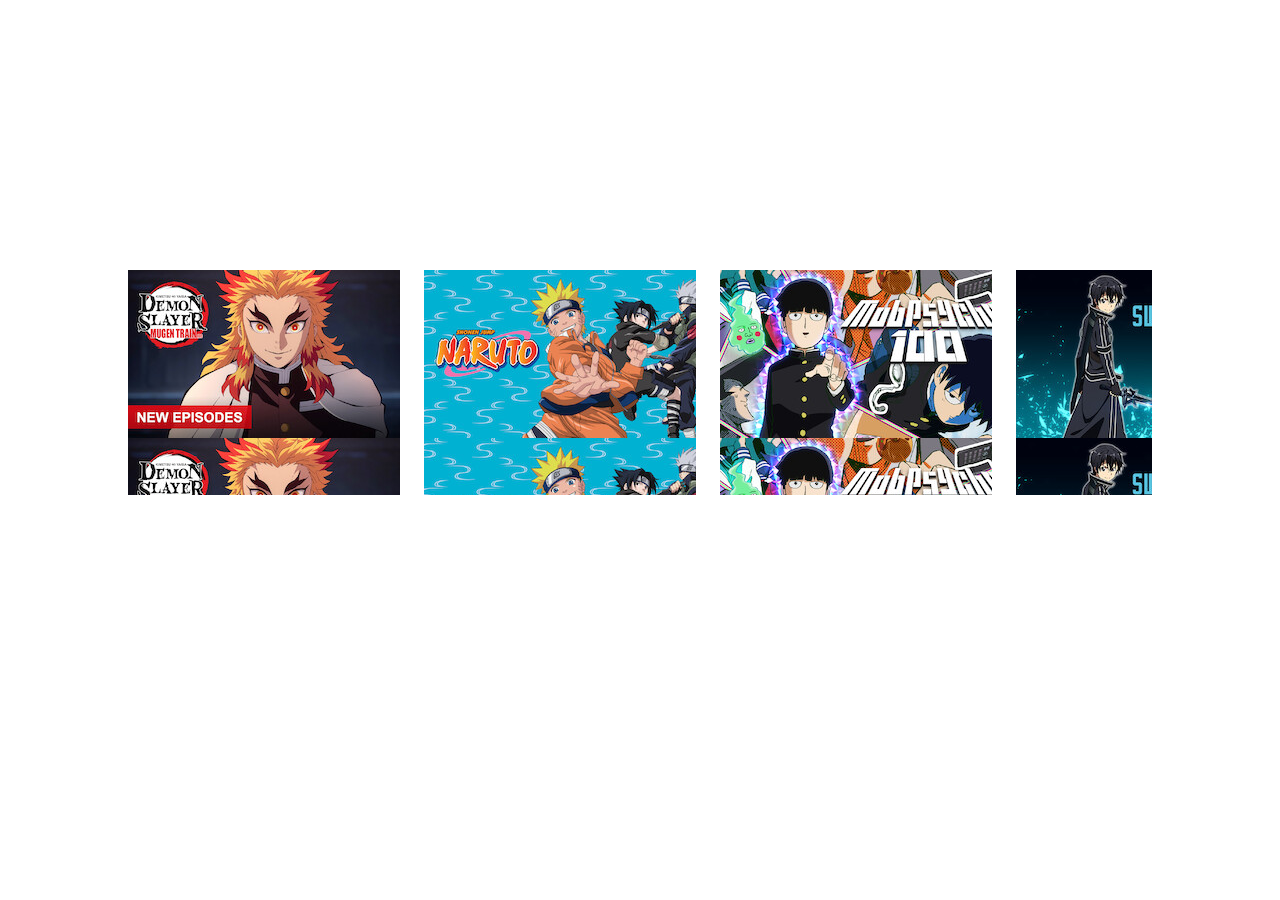
<file: Templates/dragop/index.html>
<!DOCTYPE html>
<html lang="en">

<head>
  <meta charset="UTF-8" />
  <meta http-equiv="X-UA-Compatible" content="IE=edge" />
  <meta name="viewport" content="width=device-width, initial-scale=1.0" />
  <link rel="stylesheet" href="style.css" />
  <title>Draggable Slider</title>
</head>

<body>
  <div class="uslider">
    <div class="uslider-inner">
      <div class="uslide">
        <div class="uslide__img uslide__img--1"></div>
      </div>
      <div class="uslide">
        <div class="uslide__img uslide__img--2"></div>
      </div>
      <div class="uslide">
        <div class="uslide__img uslide__img--3"></div>
      </div>
      <div class="uslide">
        <div class="uslide__img uslide__img--4"></div>
      </div>
      <div class="uslide">
        <div class="uslide__img uslide__img--5"></div>
      </div>
      <div class="uslide">
        <div class="uslide__img uslide__img--6"></div>
      </div>
      <div class="uslide">
        <div class="uslide__img uslide__img--7"></div>
      </div>
    </div>
  </div>

  <script src="app.js"></script>
</body>

</html>
</file>
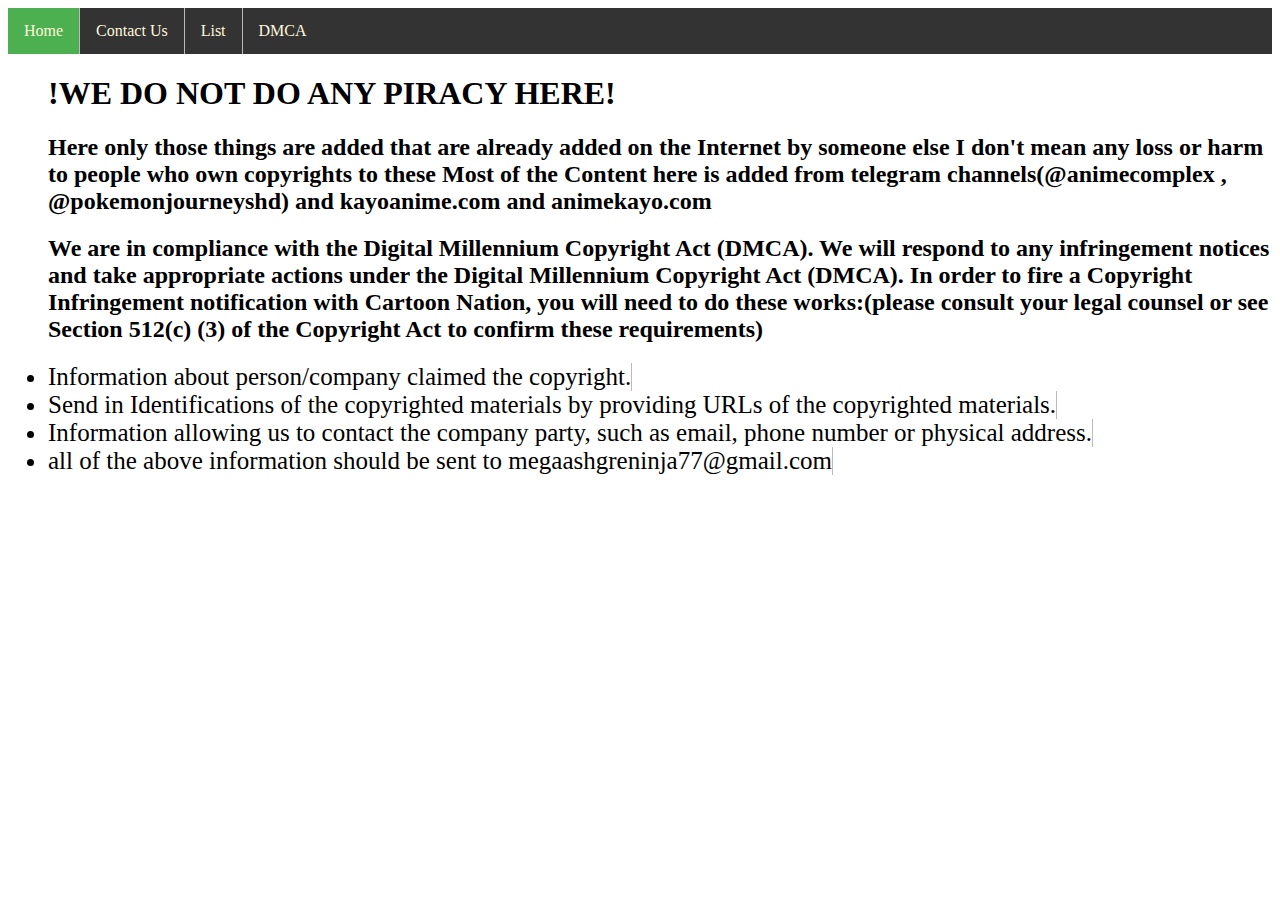
<file: dmca_note.html>
<!DOCTYPE html>
<html lang="en">
<head>
    <meta charset="UTF-8">
    <meta http-equiv="X-UA-Compatible" content="IE=edge">
    <meta name="viewport" content="width=device-width, initial-scale=1.0">
    <title>AniWatch by Harsh</title>
    <style>
        .ww{
            list-style-type: none;
            margin: 0;
            padding: 0;
            background-color: #333;
            overflow: hidden;
        }
        li{
            float:left;
            border-right: 1px solid #bbb;
        }
        li:last-child{
            border-right: none;
        }
        li a{
            display: block;
            color: cornsilk;
            text-align: center;
            padding: 14px 16px;
            text-decoration: none;
        }
        li a:hover:not(.active){
            background-color: #111;
        }
        .active{
            background-color: #4caf50;
        }
        .req{
            font-size: 25px;
        }
    </style>
    <link rel="stylesheet" href="css/style.css" class="css">
</head>
<body>
    <div class="op">
        <ul class="ww" style="position: sticky;">   
            <li class="vw" style="position: sticky;"><a class="active" href="index.html">Home</a></li>                
            <li style="position: sticky;" ><a target="blank" href="https://t.me/">Contact Us</a></li>                
            <li style="position: sticky;" ><a href="">List</a></li>                
            <li style="position: sticky;" ><a href="dmca_note.html">DMCA</a></li>                
                
        </ul>
    </div>
    <ul>
        <h1>!WE DO NOT DO ANY PIRACY HERE!</h1>
        <h2>Here only those things are added that are already added on the Internet by someone else 
        
            I don't mean any loss or harm to people who own copyrights to these
            
            Most of the Content here is added from telegram channels(@animecomplex , @pokemonjourneyshd) and kayoanime.com and animekayo.com</h2>
        <h2>We are in compliance with the Digital Millennium Copyright Act (DMCA). We will respond to any infringement notices and take appropriate actions under the Digital Millennium Copyright Act (DMCA).
            In order to fire a Copyright Infringement notification with Cartoon Nation, you will need to do these works:(please consult your legal counsel or see Section 512(c) (3) of the Copyright Act to confirm these requirements)</h2>

        <li class="req">Information about person/company claimed the copyright.</li><br>
        <li class="req">Send in Identifications of the copyrighted materials by providing URLs of the copyrighted materials.
        </li><br>
        <li class="req">Information allowing us to contact the company party, such as email, phone number or physical address.</li><br>
        
        <li class="req">all of the above information should be sent to megaashgreninja77@gmail.com</li>
       <br>
 

    </ul>
</body>
</html>
</file>
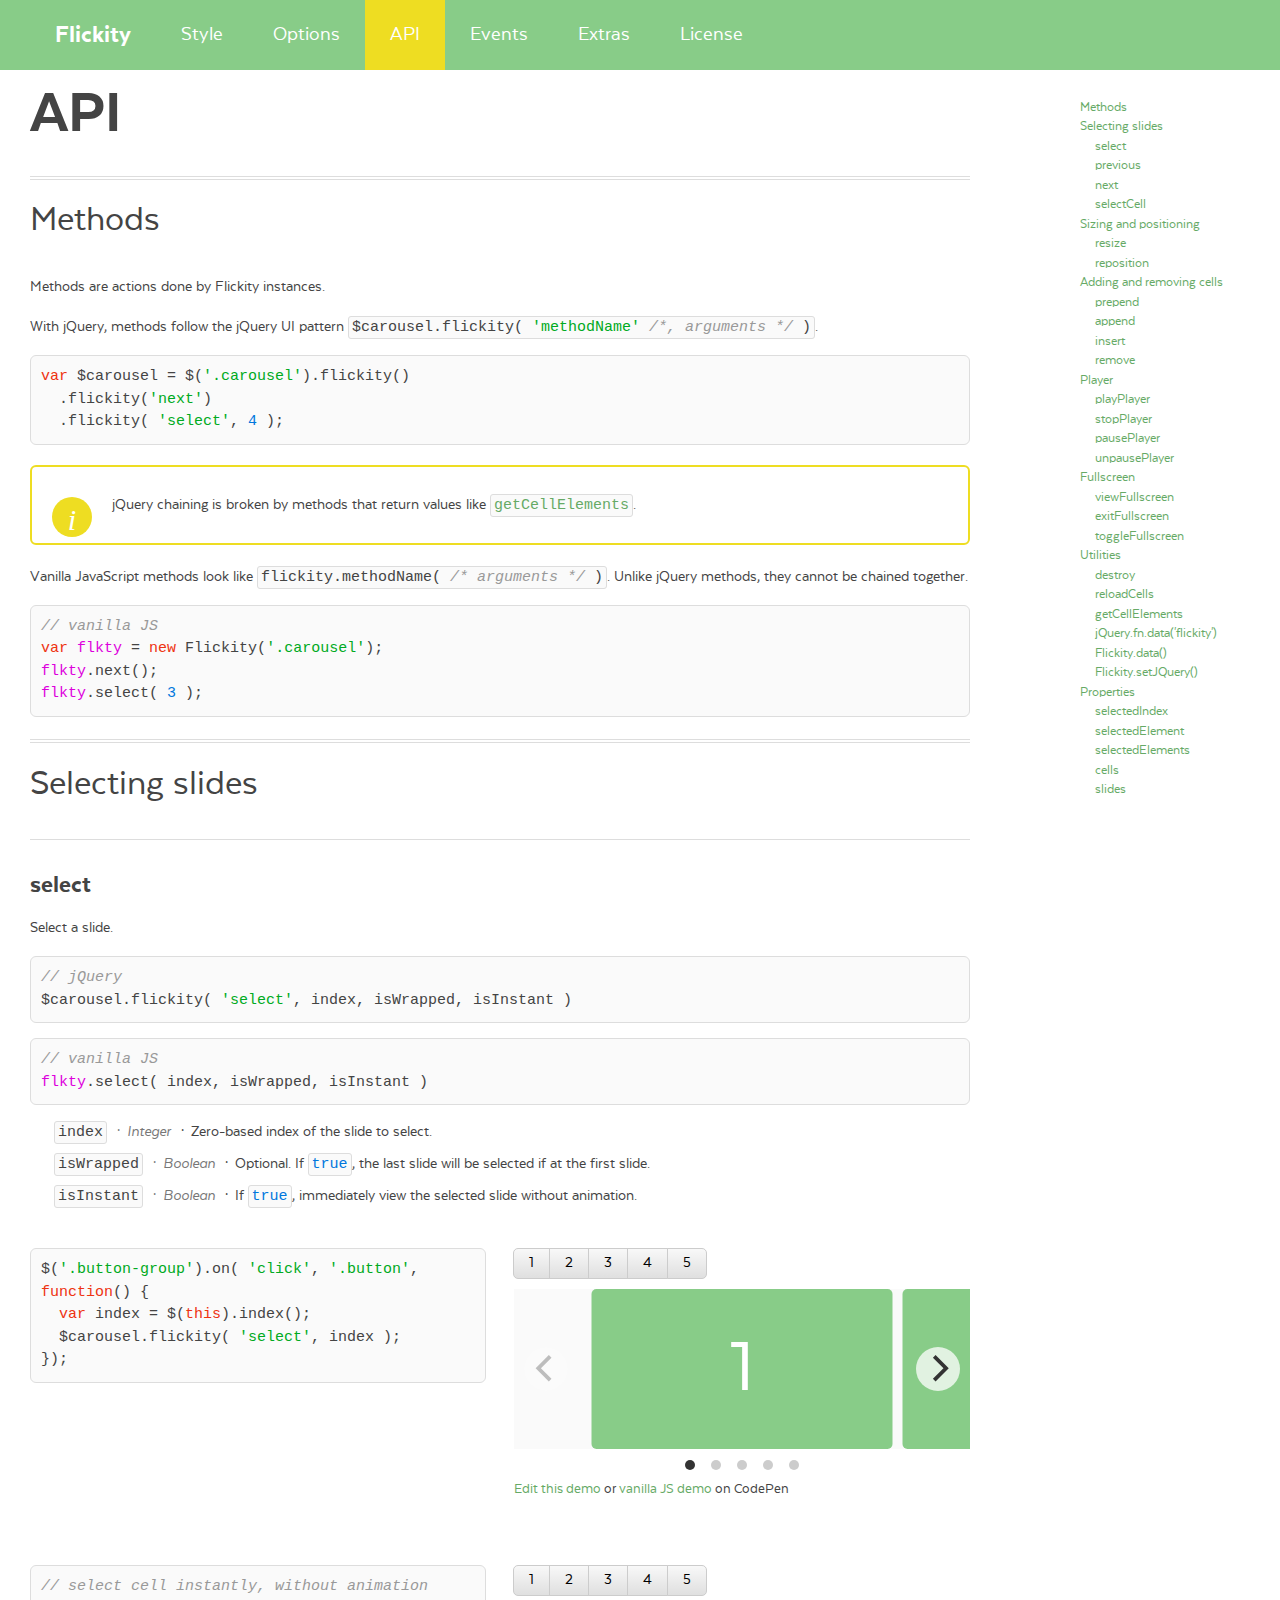
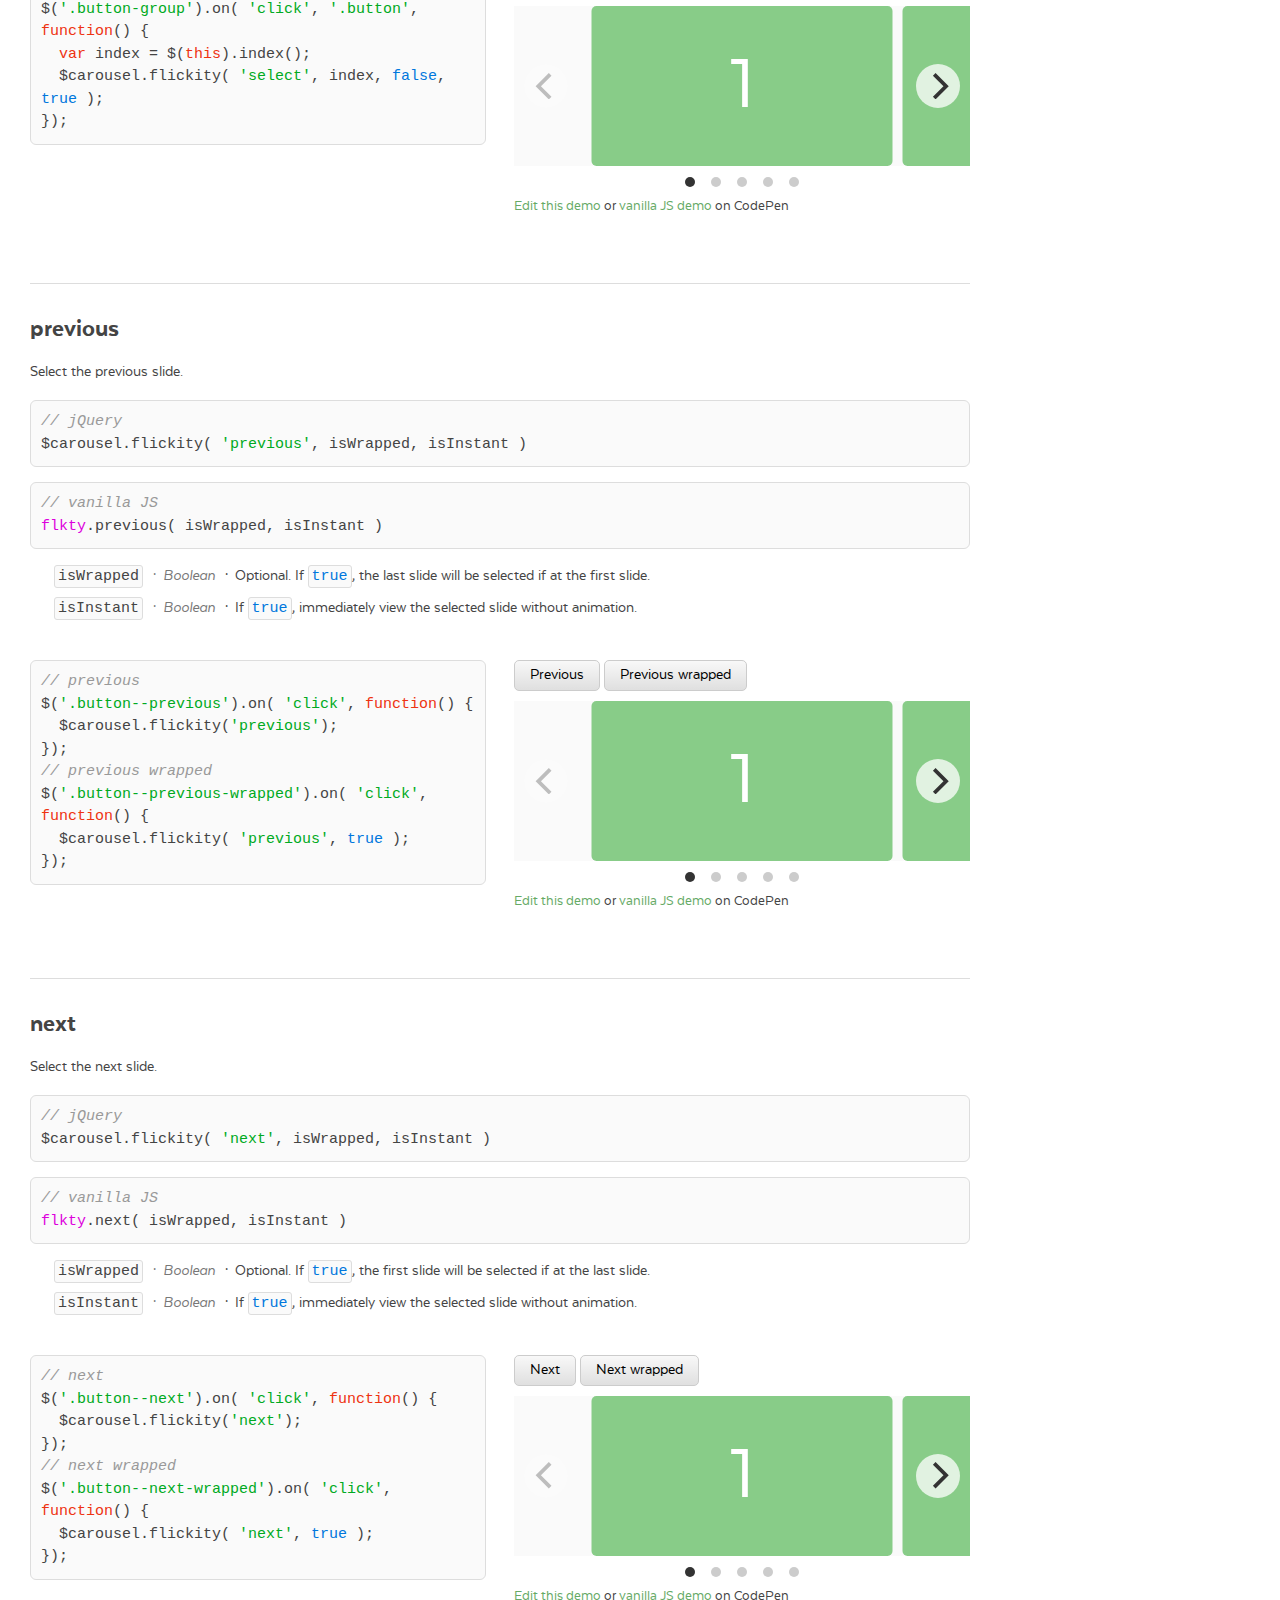
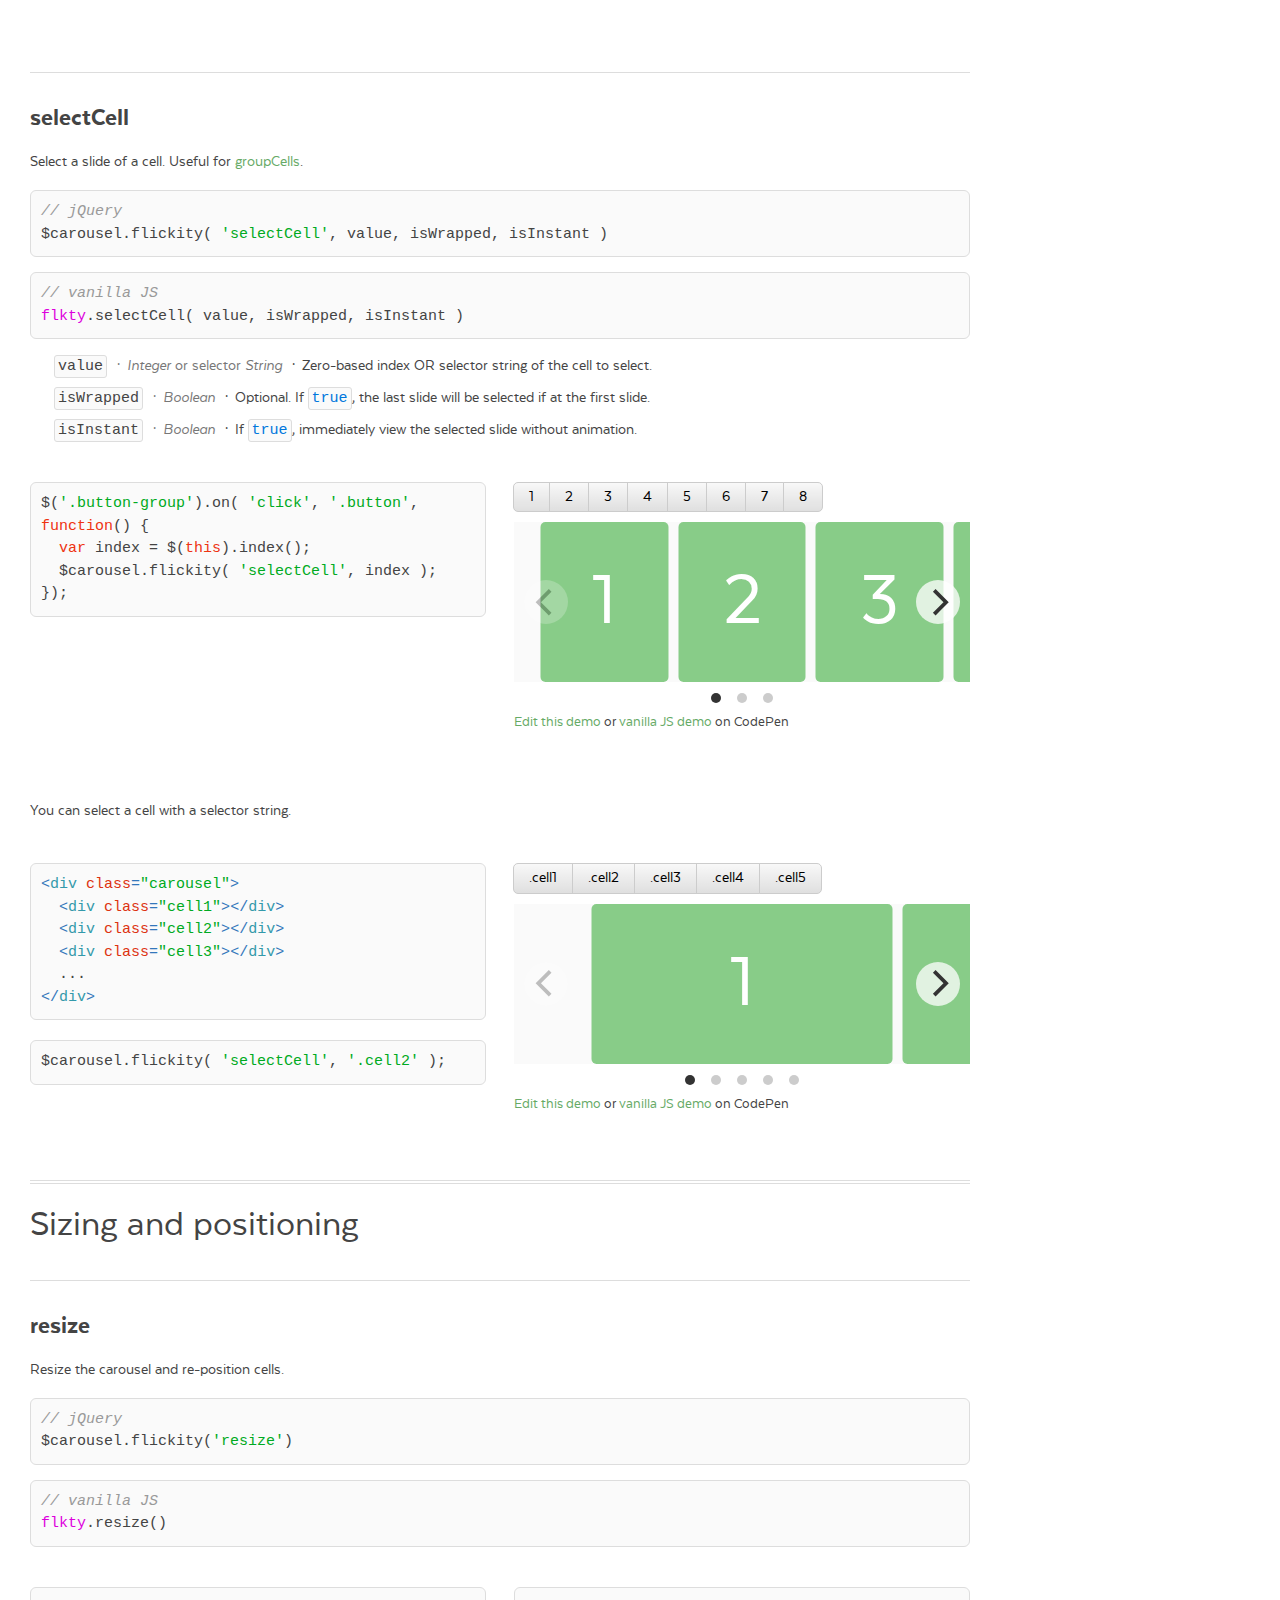
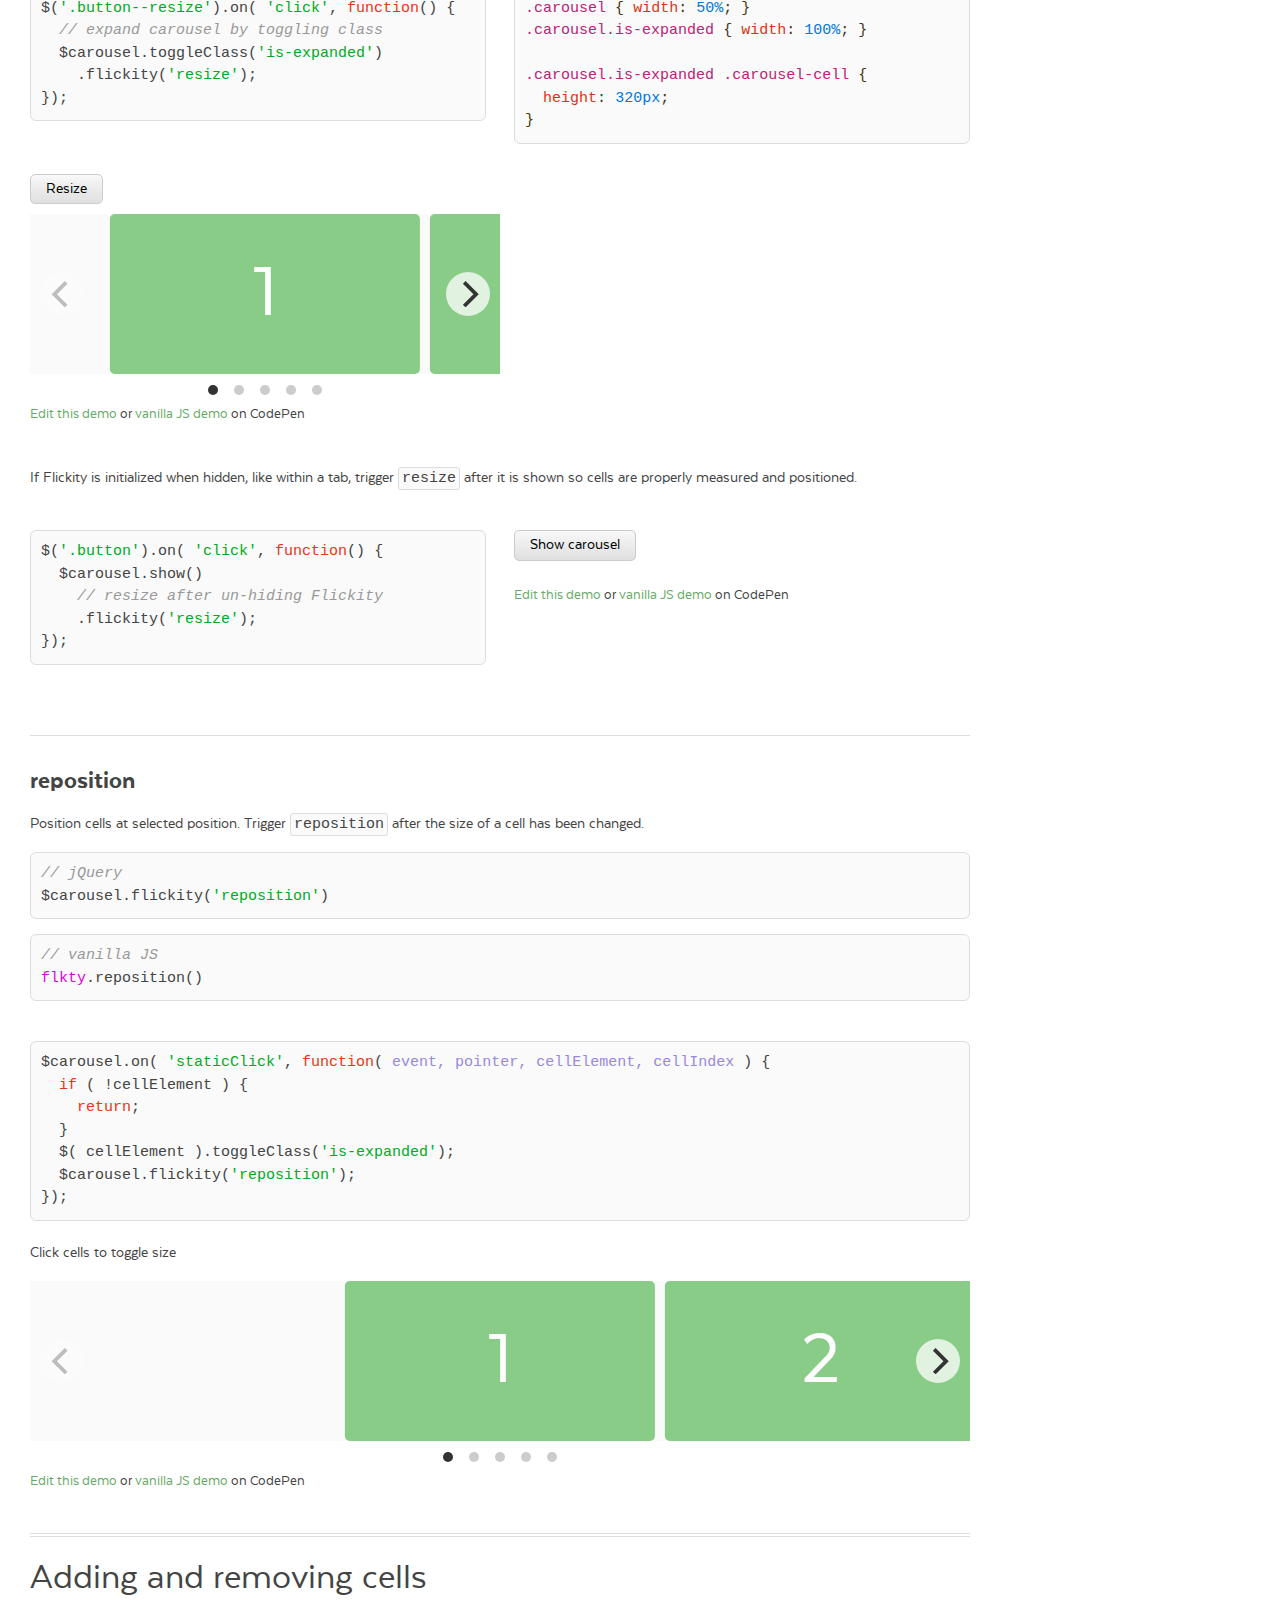
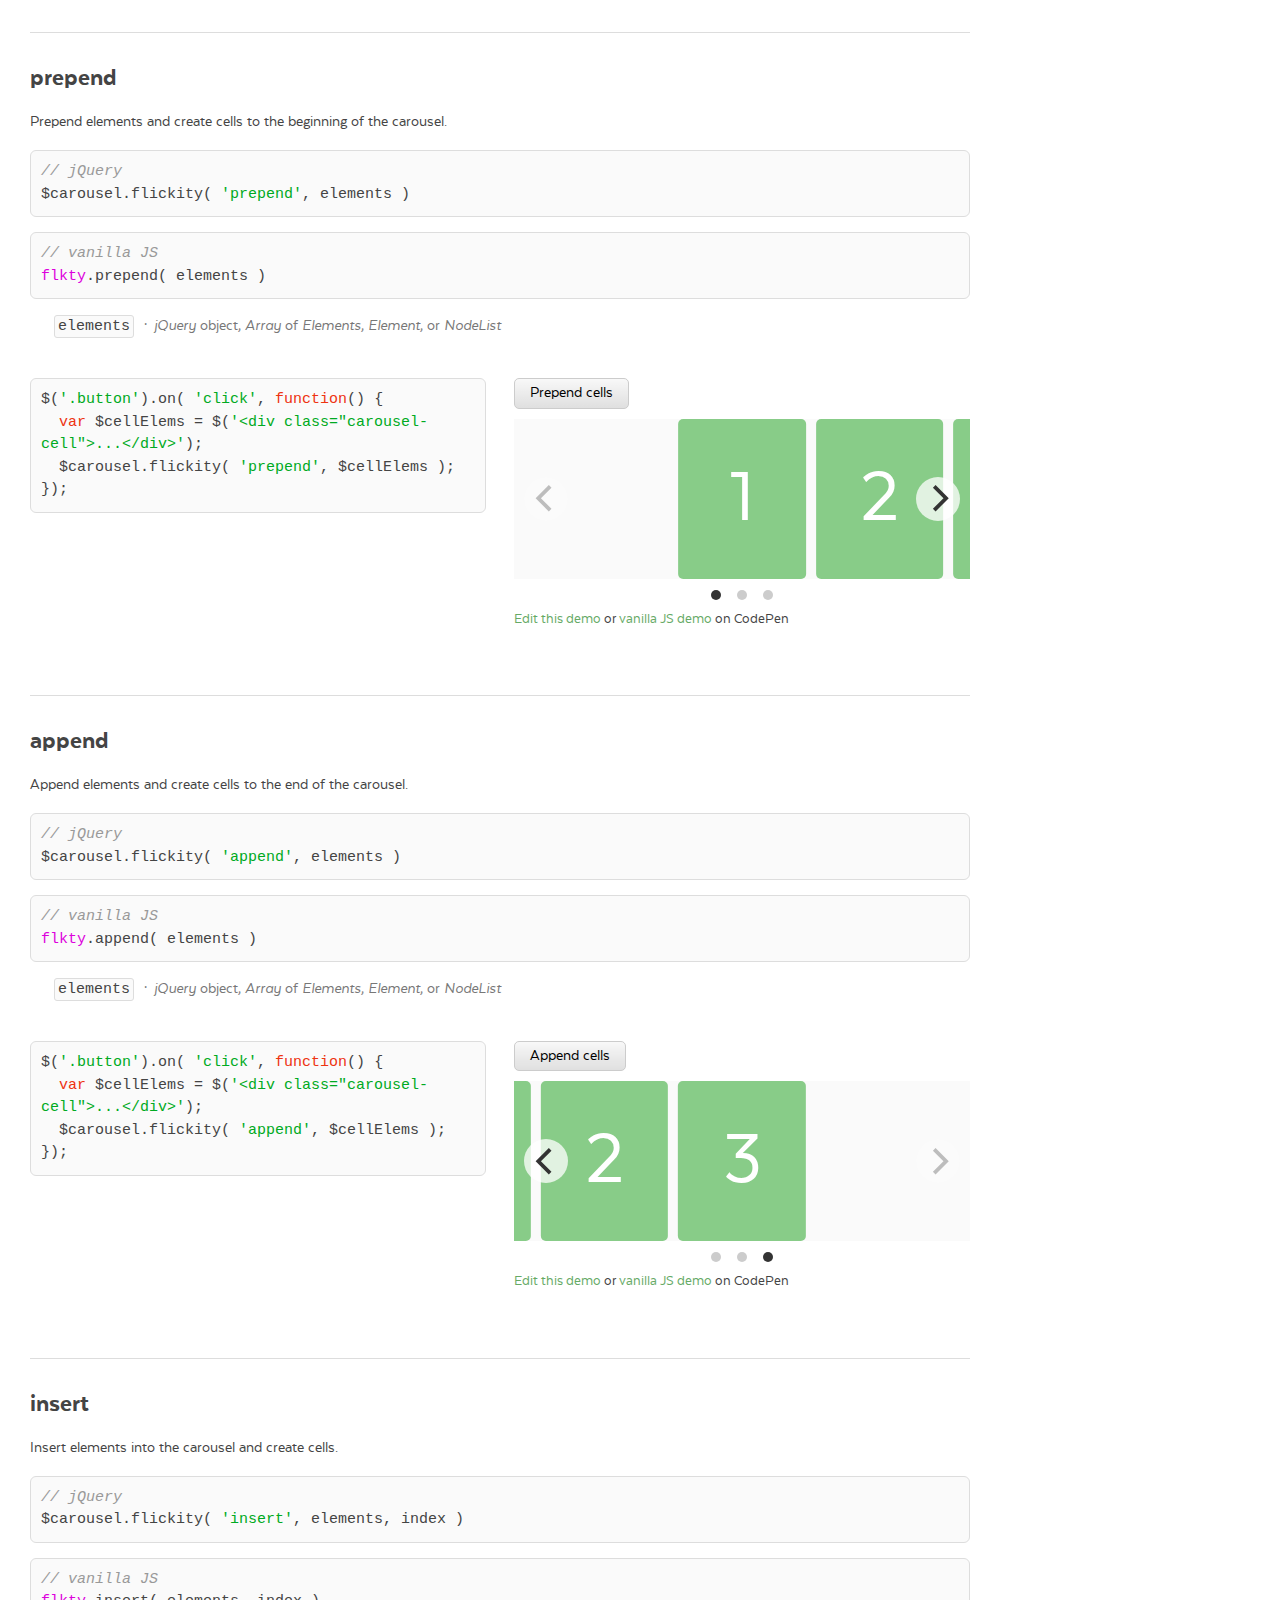
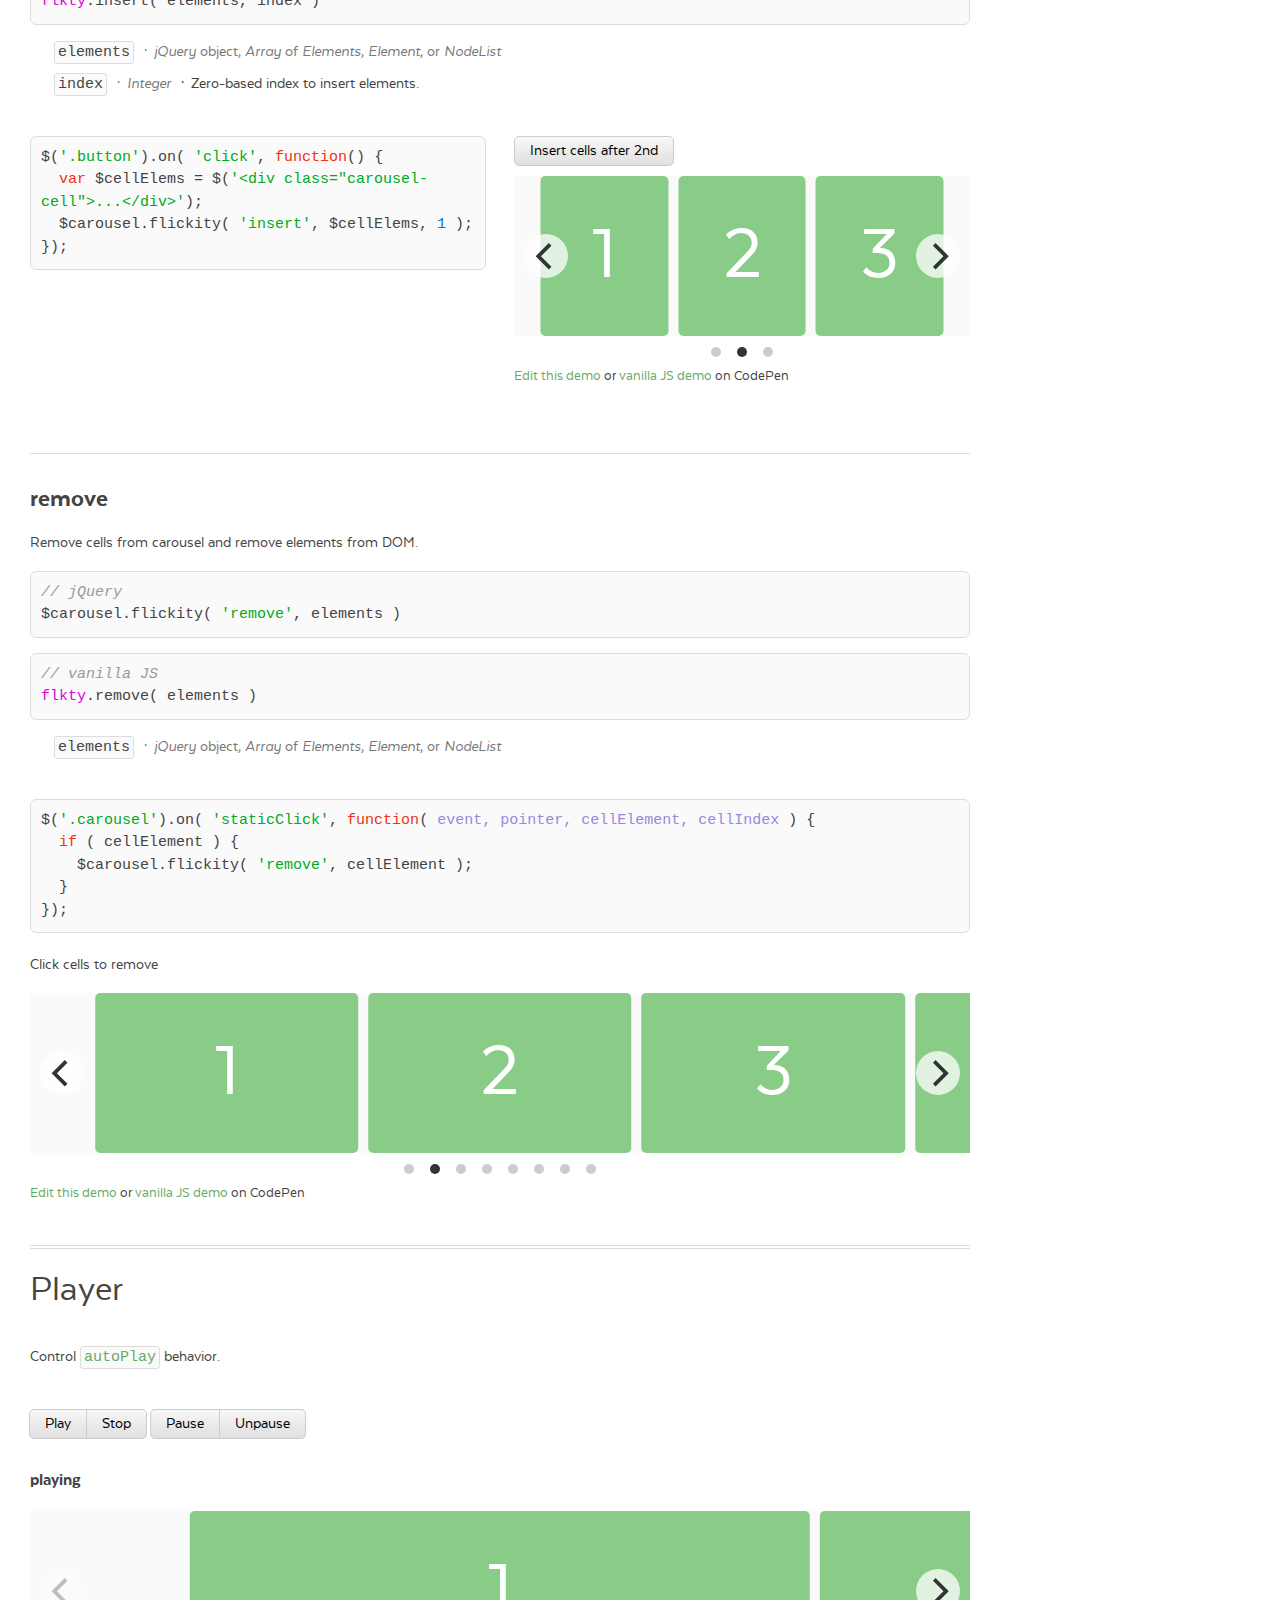
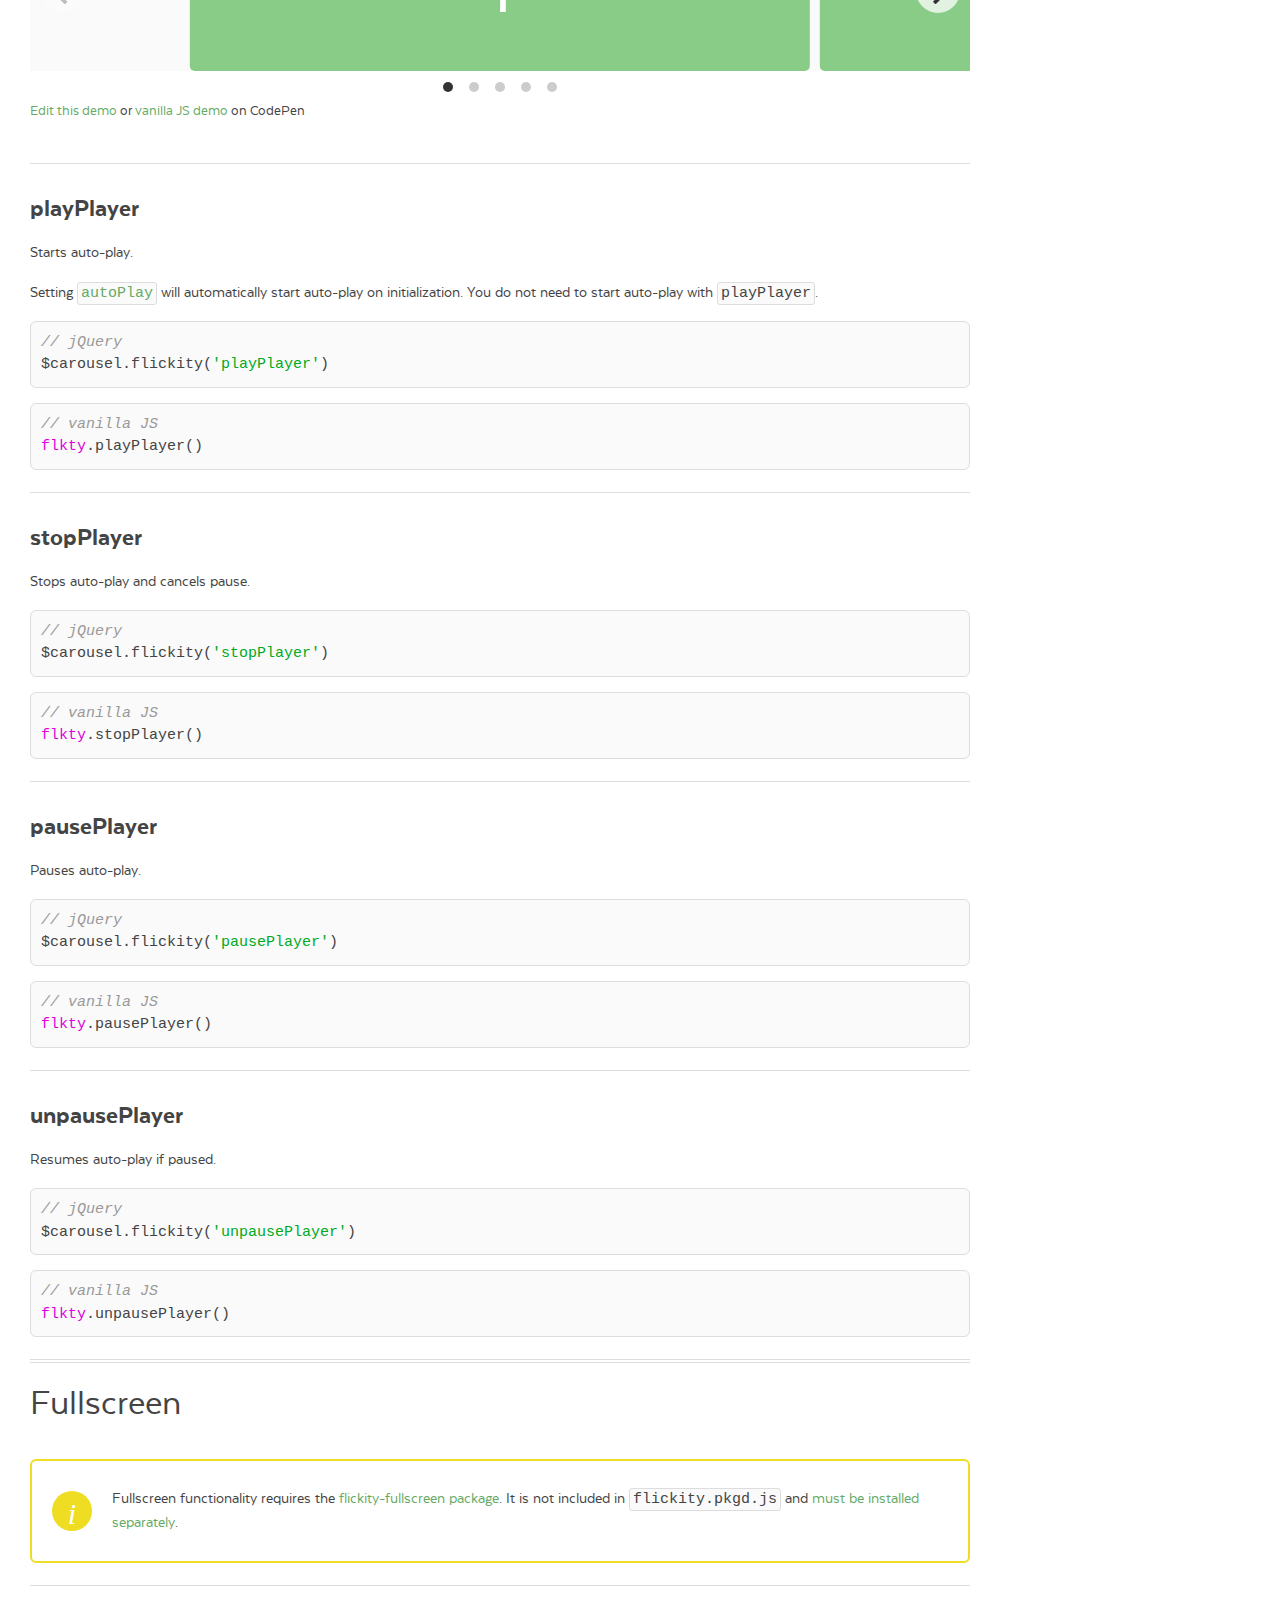
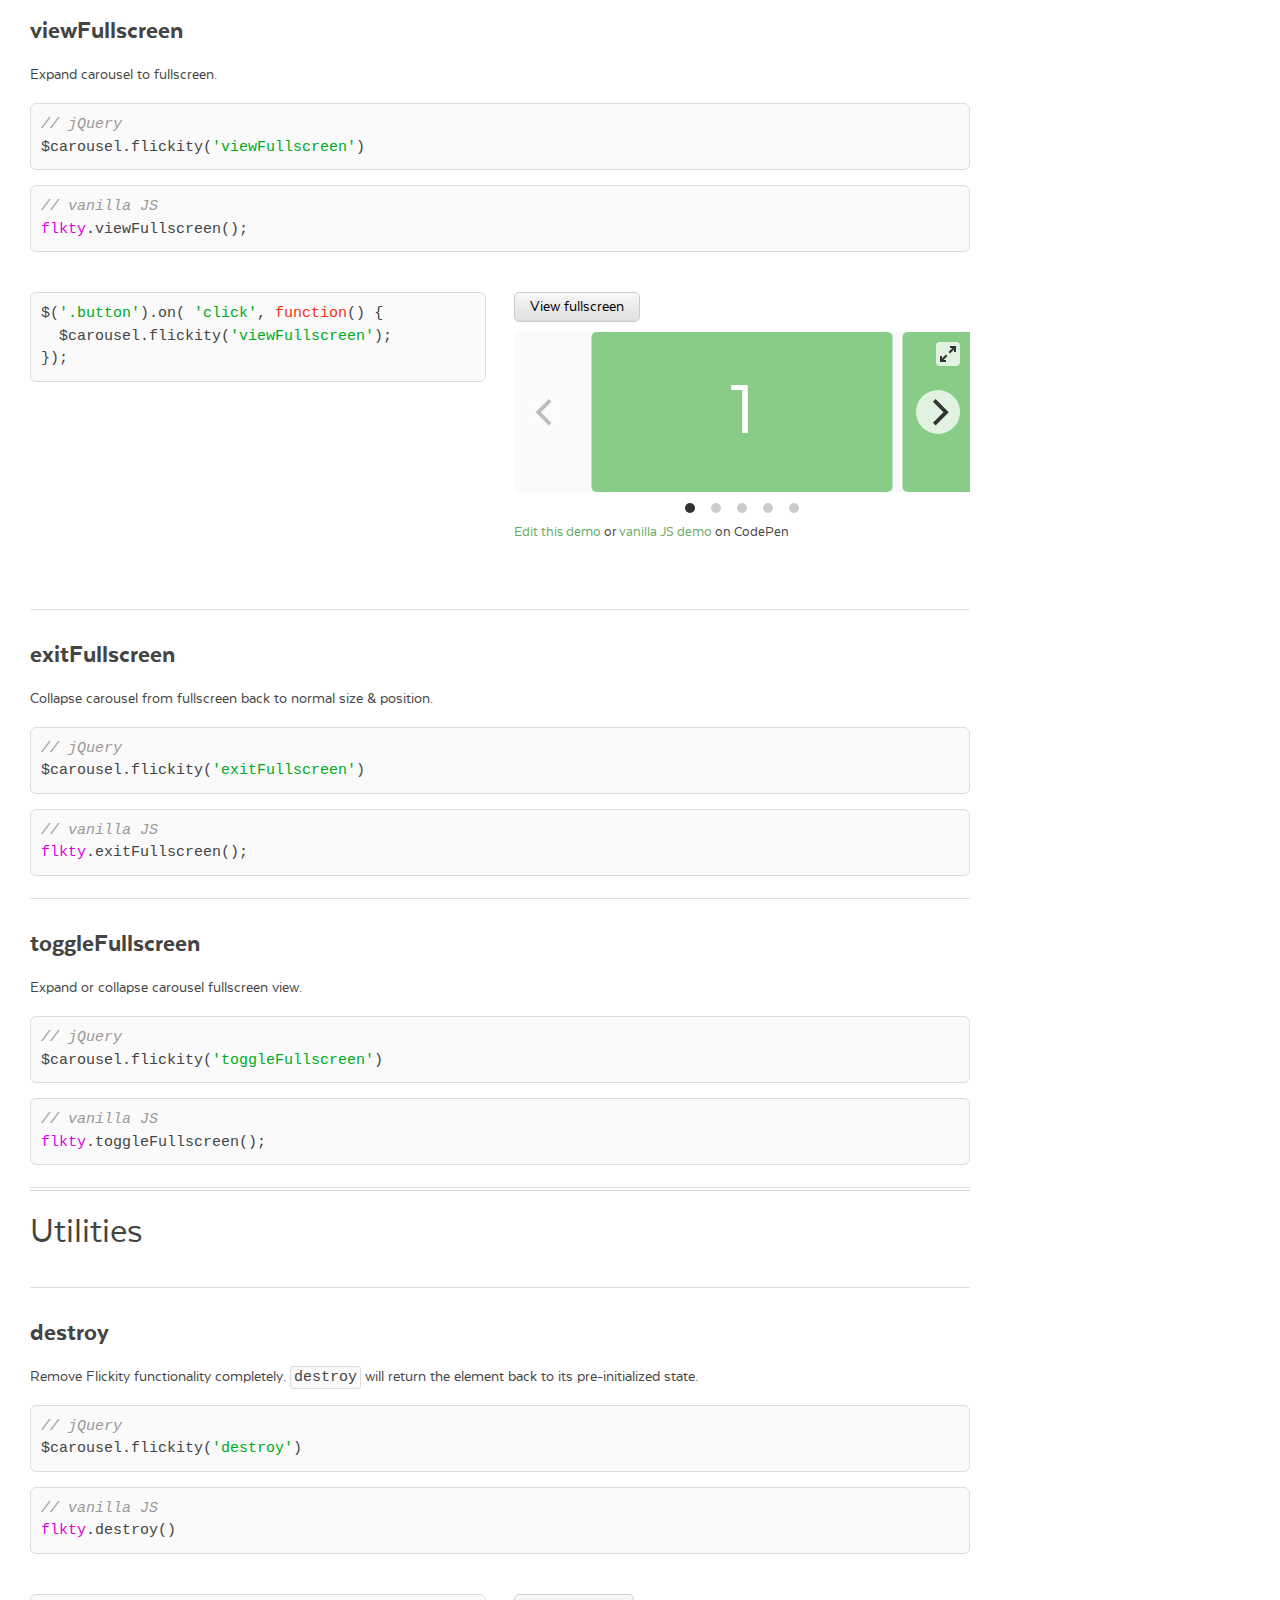
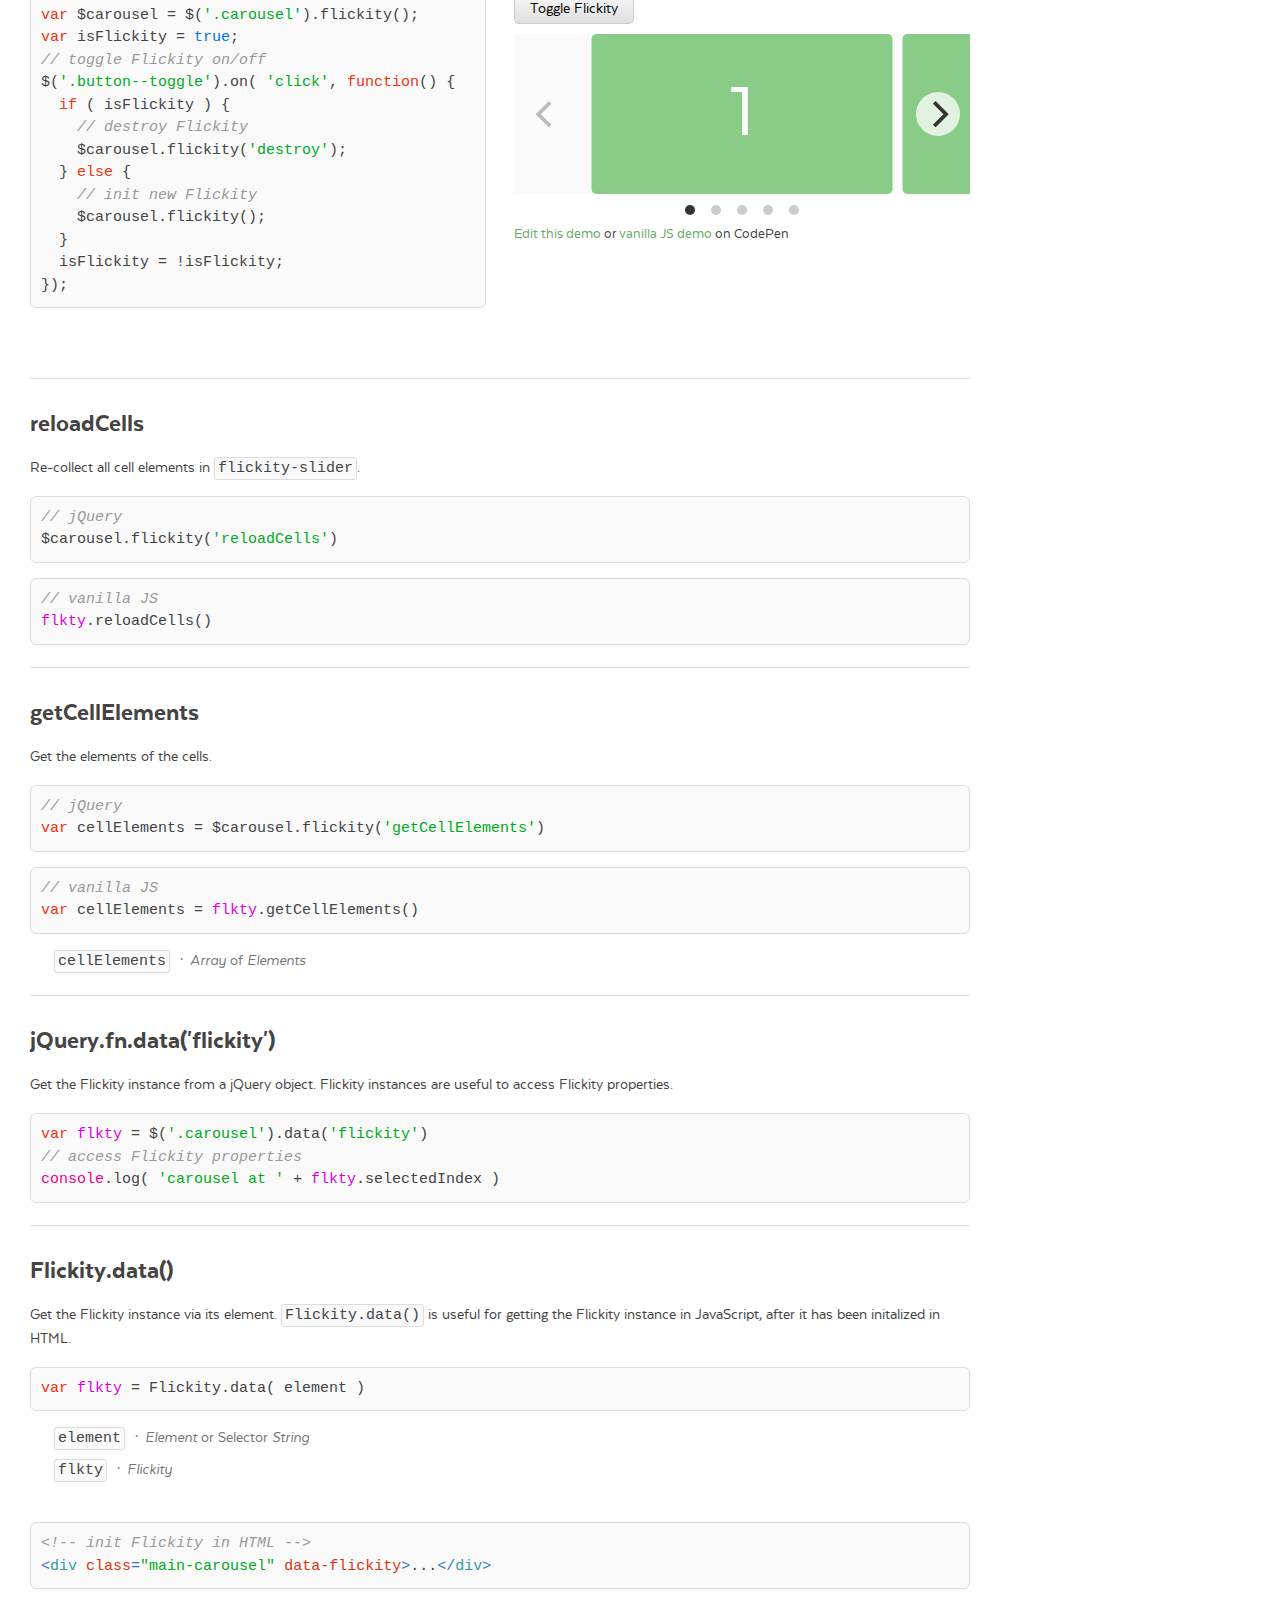
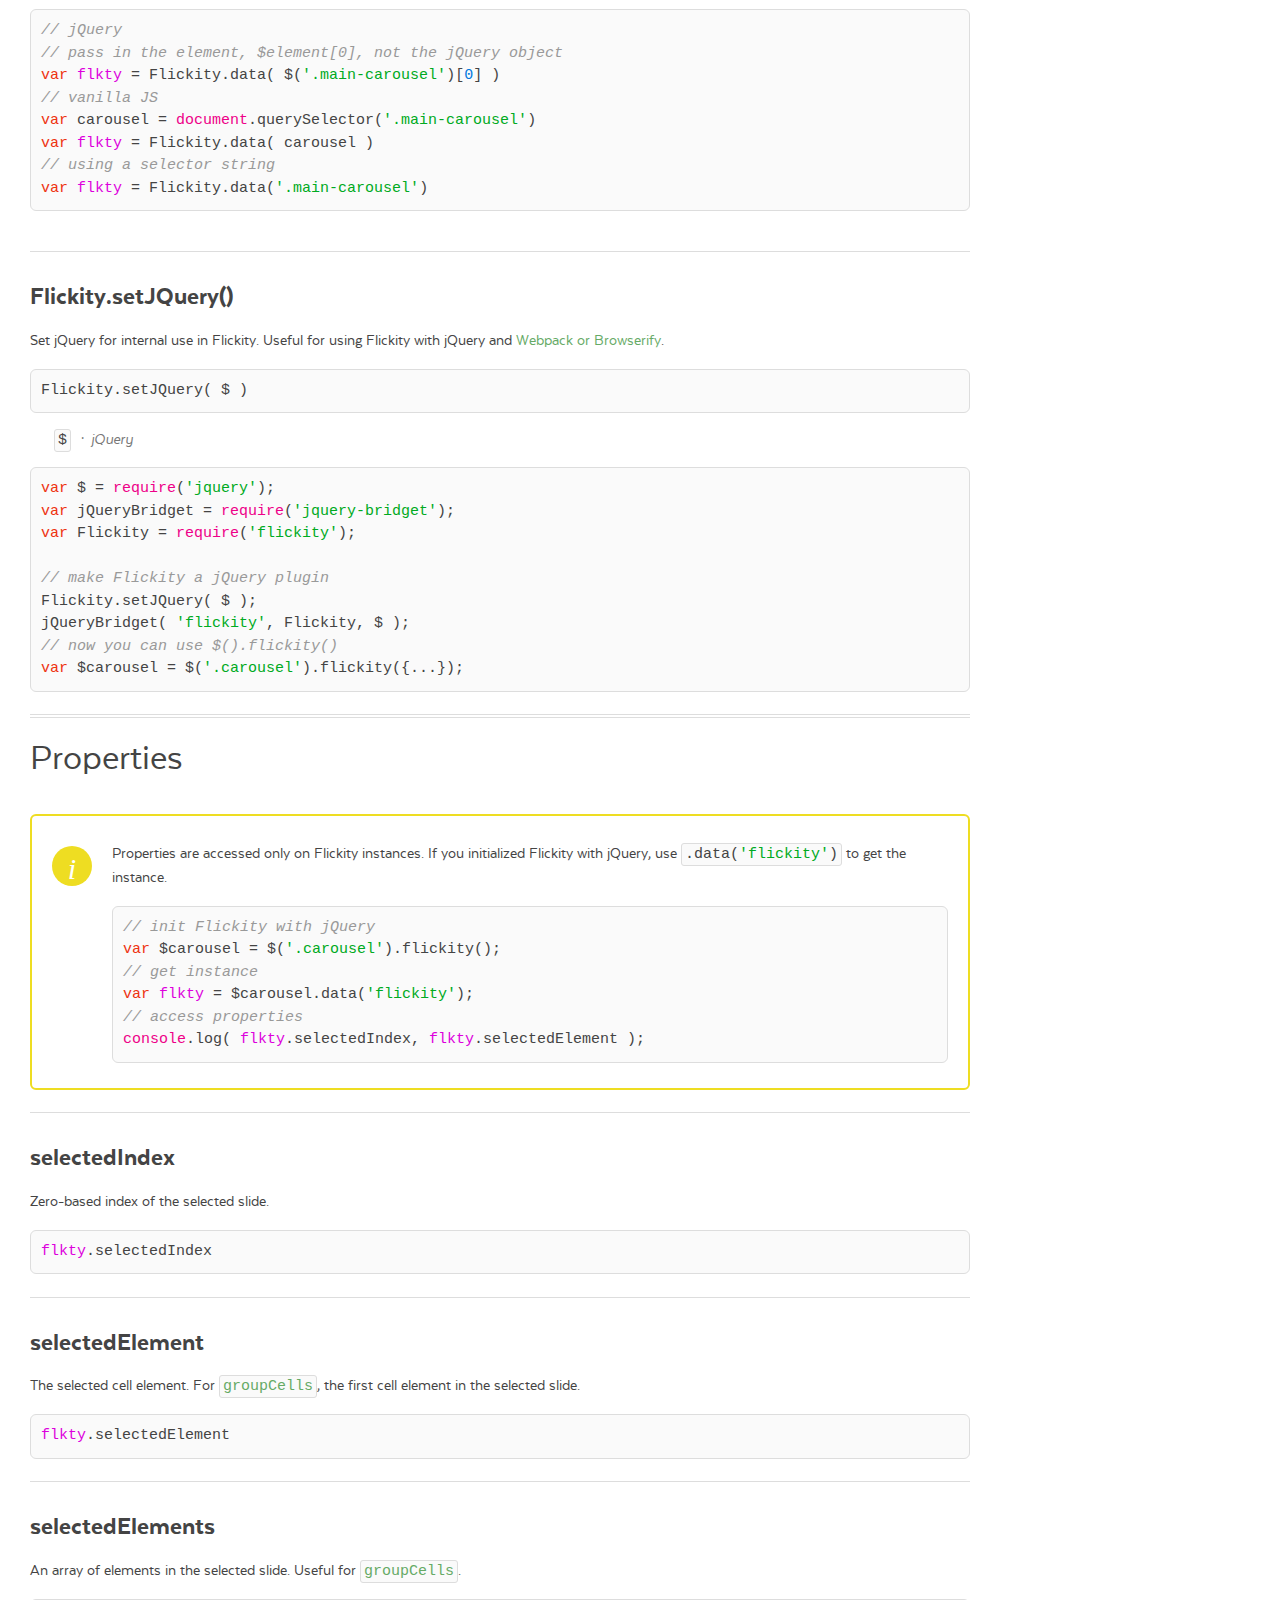
<file: flickity-docs/api.html>
<!doctype html>
<html lang="en" class="export">
<head>
  <meta charset="utf-8">
  <meta name="description" content="Touch, responsive, flickable carousels">
  <meta name="viewport" content="width=device-width">

  <title>Flickity &#xB7; API</title>

    <link rel="stylesheet" href="css/flickity-docs.css?6" media="screen">

  <meta name="twitter:card" content="summary">
  <meta name="twitter:site" content="@metafizzyco">
  <meta name="twitter:url" content="https://flickity.metafizzy.co/api.html">
  <meta name="twitter:title" content="Flickity API">
  <meta name="twitter:description" content="Touch, responsive, flickable carousels">

</head>
<body class="page--api">


<nav class="site-nav">
  <div class="container">
    <ul class="site-nav__list">
      <li class="site-nav__item site-nav__item--homepage"><a href=".">Flickity</a></li>
      <li class="site-nav__item site-nav__item--style"><a href="style.html">Style</a></li>
      <li class="site-nav__item site-nav__item--options"><a href="options.html">Options</a></li>
      <li class="site-nav__item site-nav__item--api"><a href="api.html">API</a></li>
      <li class="site-nav__item site-nav__item--events"><a href="events.html">Events</a></li>
      <li class="site-nav__item site-nav__item--extras"><a href="extras.html">Extras</a></li>
      <li class="site-nav__item site-nav__item--license"><a href="license.html">License</a></li>
    </ul>
  </div>
</nav>


<div class="main">
  <div class="container">
      <h1 class="page-title">API</h1>


    <ul class="page-nav" data-js="page-nav">
<li class="page-nav__item page-nav__item--h2"><a href="#methods">Methods</a></li>
<li class="page-nav__item page-nav__item--h2"><a href="#selecting-slides">Selecting slides</a></li>
<li class="page-nav__item page-nav__item--h3"><a href="#select">select</a></li>
<li class="page-nav__item page-nav__item--h3"><a href="#previous">previous</a></li>
<li class="page-nav__item page-nav__item--h3"><a href="#next">next</a></li>
<li class="page-nav__item page-nav__item--h3"><a href="#selectcell">selectCell</a></li>
<li class="page-nav__item page-nav__item--h2"><a href="#sizing-and-positioning">Sizing and positioning</a></li>
<li class="page-nav__item page-nav__item--h3"><a href="#resize">resize</a></li>
<li class="page-nav__item page-nav__item--h3"><a href="#reposition">reposition</a></li>
<li class="page-nav__item page-nav__item--h2"><a href="#adding-and-removing-cells">Adding and removing cells</a></li>
<li class="page-nav__item page-nav__item--h3"><a href="#prepend">prepend</a></li>
<li class="page-nav__item page-nav__item--h3"><a href="#append">append</a></li>
<li class="page-nav__item page-nav__item--h3"><a href="#insert">insert</a></li>
<li class="page-nav__item page-nav__item--h3"><a href="#remove">remove</a></li>
<li class="page-nav__item page-nav__item--h2"><a href="#player">Player</a></li>
<li class="page-nav__item page-nav__item--h3"><a href="#playplayer">playPlayer</a></li>
<li class="page-nav__item page-nav__item--h3"><a href="#stopplayer">stopPlayer</a></li>
<li class="page-nav__item page-nav__item--h3"><a href="#pauseplayer">pausePlayer</a></li>
<li class="page-nav__item page-nav__item--h3"><a href="#unpauseplayer">unpausePlayer</a></li>
<li class="page-nav__item page-nav__item--h2"><a href="#fullscreen">Fullscreen</a></li>
<li class="page-nav__item page-nav__item--h3"><a href="#viewfullscreen">viewFullscreen</a></li>
<li class="page-nav__item page-nav__item--h3"><a href="#exitfullscreen">exitFullscreen</a></li>
<li class="page-nav__item page-nav__item--h3"><a href="#togglefullscreen">toggleFullscreen</a></li>
<li class="page-nav__item page-nav__item--h2"><a href="#utilities">Utilities</a></li>
<li class="page-nav__item page-nav__item--h3"><a href="#destroy">destroy</a></li>
<li class="page-nav__item page-nav__item--h3"><a href="#reloadcells">reloadCells</a></li>
<li class="page-nav__item page-nav__item--h3"><a href="#getcellelements">getCellElements</a></li>
<li class="page-nav__item page-nav__item--h3"><a href="#jquery-fn-data-flickity">jQuery.fn.data(&apos;flickity&apos;)</a></li>
<li class="page-nav__item page-nav__item--h3"><a href="#flickity-data">Flickity.data()</a></li>
<li class="page-nav__item page-nav__item--h3"><a href="#flickity-setjquery">Flickity.setJQuery()</a></li>
<li class="page-nav__item page-nav__item--h2"><a href="#properties">Properties</a></li>
<li class="page-nav__item page-nav__item--h3"><a href="#selectedindex">selectedIndex</a></li>
<li class="page-nav__item page-nav__item--h3"><a href="#selectedelement">selectedElement</a></li>
<li class="page-nav__item page-nav__item--h3"><a href="#selectedelements">selectedElements</a></li>
<li class="page-nav__item page-nav__item--h3"><a href="#cells">cells</a></li>
<li class="page-nav__item page-nav__item--h3"><a href="#slides">slides</a></li>
</ul>


<h2 id="methods">Methods</h2>

<p>Methods are actions done by Flickity instances.</p>

<p>With jQuery, methods follow the jQuery UI pattern
  <code>$carousel.flickity( <span class="string">&apos;methodName&apos;</span> <span class="comment">/*, arguments */</span> )</code>.</p>

<pre><code class="js"><span class="keyword">var</span> $carousel = $(<span class="string">&apos;.carousel&apos;</span>).flickity()
  .flickity(<span class="string">&apos;next&apos;</span>)
  .flickity( <span class="string">&apos;select&apos;</span>, <span class="number">4</span> );
</code></pre>

<div class="call-out">
  <p>jQuery chaining is broken by methods that return values like <a href="#getcellelements"><code>getCellElements</code></a>.</p>
</div>

<p>Vanilla JavaScript methods look like
  <code>flickity.methodName( <span class="comment">/* arguments */</span> )</code>. Unlike jQuery methods, they cannot be chained together.</p>

<pre><code class="js"><span class="comment">// vanilla JS</span>
<span class="keyword">var</span> <span class="flickity_var">flkty</span> = <span class="keyword">new</span> <span class="flickity_keyword">Flickity</span>(<span class="string">&apos;.carousel&apos;</span>);
<span class="flickity_var">flkty</span>.next();
<span class="flickity_var">flkty</span>.select( <span class="number">3</span> );
</code></pre>

<h2 id="selecting-slides">Selecting slides</h2>

<h3 id="select">select</h3>

<p>Select a slide.</p>

<pre><code class="js"><span class="comment">// jQuery</span>
$carousel.flickity( <span class="string">&apos;select&apos;</span>, index, isWrapped, isInstant )
</code></pre>
<pre><code class="js"><span class="comment">// vanilla JS</span>
<span class="flickity_var">flkty</span>.select( index, isWrapped, isInstant )
</code></pre>

<p class="argument">
  <code class="argument__code">index</code>
  <span class="argument__type"><i>Integer</i></span>
  <span class="argument__description">Zero-based index of the slide to select.</span>
</p>
<p class="argument">
  <code class="argument__code">isWrapped</code>
  <span class="argument__type"><i>Boolean</i></span>
  <span class="argument__description">Optional. If <code><span class="literal">true</span></code>, the last slide will be selected if at the first slide.</span>
</p>
<p class="argument">
  <code class="argument__code">isInstant</code>
  <span class="argument__type"><i>Boolean</i></span>
  <span class="argument__description">If <code><span class="literal">true</span></code>, immediately view the selected slide without animation.</span>
</p>

<div class="example duo">
  <div class="example__code duo__cell">
<pre><code class="js">$(<span class="string">&apos;.button-group&apos;</span>).on( <span class="string">&apos;click&apos;</span>, <span class="string">&apos;.button&apos;</span>, <span class="function"><span class="keyword">function</span>(<span class="params"></span>) </span>{
  <span class="keyword">var</span> index = $(<span class="keyword">this</span>).index();
  $carousel.flickity( <span class="string">&apos;select&apos;</span>, index );
});
</code></pre>
  </div>
  <div class="example__demo duo__cell" data-js="select">
    <div class="button-row button-group">
      <button class="button">1</button>
      <button class="button">2</button>
      <button class="button">3</button>
      <button class="button">4</button>
      <button class="button">5</button>
    </div>
    <div class="carousel">
      <div class="carousel-cell"></div>
      <div class="carousel-cell"></div>
      <div class="carousel-cell"></div>
      <div class="carousel-cell"></div>
      <div class="carousel-cell"></div>
    </div>
    <p class="edit-demo">
        <a href="https://codepen.io/desandro/pen/yyvYeN">Edit this demo</a>
        or <a href="https://codepen.io/desandro/pen/ByYoKM">vanilla JS demo</a> on CodePen
    </p>
  </div>
</div>

<div class="example duo">
  <div class="example__code duo__cell">
<pre><code class="js"><span class="comment">// select cell instantly, without animation</span>
$(<span class="string">&apos;.button-group&apos;</span>).on( <span class="string">&apos;click&apos;</span>, <span class="string">&apos;.button&apos;</span>, <span class="function"><span class="keyword">function</span>(<span class="params"></span>) </span>{
  <span class="keyword">var</span> index = $(<span class="keyword">this</span>).index();
  $carousel.flickity( <span class="string">&apos;select&apos;</span>, index, <span class="literal">false</span>, <span class="literal">true</span> );
});
</code></pre>
  </div>
  <div class="example__demo duo__cell" data-js="select-instant">
    <div class="button-row button-group">
      <button class="button">1</button>
      <button class="button">2</button>
      <button class="button">3</button>
      <button class="button">4</button>
      <button class="button">5</button>
    </div>
    <div class="carousel">
      <div class="carousel-cell"></div>
      <div class="carousel-cell"></div>
      <div class="carousel-cell"></div>
      <div class="carousel-cell"></div>
      <div class="carousel-cell"></div>
    </div>
    <p class="edit-demo">
        <a href="https://codepen.io/desandro/pen/pggQeL">Edit this demo</a>
        or <a href="https://codepen.io/desandro/pen/OMMamp">vanilla JS demo</a> on CodePen
    </p>
  </div>
</div>


<h3 id="previous">previous</h3>

<p>Select the previous slide.</p>

<pre><code class="js"><span class="comment">// jQuery</span>
$carousel.flickity( <span class="string">&apos;previous&apos;</span>, isWrapped, isInstant )
</code></pre>
<pre><code class="js"><span class="comment">// vanilla JS</span>
<span class="flickity_var">flkty</span>.previous( isWrapped, isInstant )
</code></pre>

<p class="argument">
  <code class="argument__code">isWrapped</code>
  <span class="argument__type"><i>Boolean</i></span>
  <span class="argument__description">Optional. If <code><span class="literal">true</span></code>, the last slide will be selected if at the first slide.</span>
</p>
<p class="argument">
  <code class="argument__code">isInstant</code>
  <span class="argument__type"><i>Boolean</i></span>
  <span class="argument__description">If <code><span class="literal">true</span></code>, immediately view the selected slide without animation.</span>
</p>

<div class="example duo">
  <div class="example__code duo__cell">
<pre><code class="js"><span class="comment">// previous</span>
$(<span class="string">&apos;.button--previous&apos;</span>).on( <span class="string">&apos;click&apos;</span>, <span class="function"><span class="keyword">function</span>(<span class="params"></span>) </span>{
  $carousel.flickity(<span class="string">&apos;previous&apos;</span>);
});
<span class="comment">// previous wrapped</span>
$(<span class="string">&apos;.button--previous-wrapped&apos;</span>).on( <span class="string">&apos;click&apos;</span>, <span class="function"><span class="keyword">function</span>(<span class="params"></span>) </span>{
  $carousel.flickity( <span class="string">&apos;previous&apos;</span>, <span class="literal">true</span> );
});
</code></pre>
  </div>
  <div class="example__demo duo__cell" data-js="previous">
    <div class="button-row">
      <button class="button button--previous">Previous</button>
      <button class="button button--previous-wrapped">Previous wrapped</button>
    </div>
    <div class="carousel">
      <div class="carousel-cell"></div>
      <div class="carousel-cell"></div>
      <div class="carousel-cell"></div>
      <div class="carousel-cell"></div>
      <div class="carousel-cell"></div>
    </div>
    <p class="edit-demo">
        <a href="https://codepen.io/desandro/pen/emVpdz">Edit this demo</a>
        or <a href="https://codepen.io/desandro/pen/PwQPGX">vanilla JS demo</a> on CodePen
    </p>
  </div>
</div>


<h3 id="next">next</h3>

<p>Select the next slide.</p>

<pre><code class="js"><span class="comment">// jQuery</span>
$carousel.flickity( <span class="string">&apos;next&apos;</span>, isWrapped, isInstant )
</code></pre>
<pre><code class="js"><span class="comment">// vanilla JS</span>
<span class="flickity_var">flkty</span>.next( isWrapped, isInstant )
</code></pre>

<p class="argument">
  <code class="argument__code">isWrapped</code>
  <span class="argument__type"><i>Boolean</i></span>
  <span class="argument__description">Optional. If <code><span class="literal">true</span></code>, the first slide will be selected if at the last slide.</span>
</p>
<p class="argument">
  <code class="argument__code">isInstant</code>
  <span class="argument__type"><i>Boolean</i></span>
  <span class="argument__description">If <code><span class="literal">true</span></code>, immediately view the selected slide without animation.</span>
</p>

<div class="example duo">
  <div class="example__code duo__cell">
<pre><code class="js"><span class="comment">// next</span>
$(<span class="string">&apos;.button--next&apos;</span>).on( <span class="string">&apos;click&apos;</span>, <span class="function"><span class="keyword">function</span>(<span class="params"></span>) </span>{
  $carousel.flickity(<span class="string">&apos;next&apos;</span>);
});
<span class="comment">// next wrapped</span>
$(<span class="string">&apos;.button--next-wrapped&apos;</span>).on( <span class="string">&apos;click&apos;</span>, <span class="function"><span class="keyword">function</span>(<span class="params"></span>) </span>{
  $carousel.flickity( <span class="string">&apos;next&apos;</span>, <span class="literal">true</span> );
});
</code></pre>
  </div>
  <div class="example__demo duo__cell" data-js="next">
    <div class="button-row">
      <button class="button button--next">Next</button>
      <button class="button button--next-wrapped">Next wrapped</button>
    </div>
    <div class="carousel">
      <div class="carousel-cell"></div>
      <div class="carousel-cell"></div>
      <div class="carousel-cell"></div>
      <div class="carousel-cell"></div>
      <div class="carousel-cell"></div>
    </div>
    <p class="edit-demo">
        <a href="https://codepen.io/desandro/pen/JopYby">Edit this demo</a>
        or <a href="https://codepen.io/desandro/pen/gbvaLQ">vanilla JS demo</a> on CodePen
    </p>
  </div>
</div>


<h3 id="selectcell">selectCell</h3>

<p>Select a slide of a cell. Useful for <a href="options.html#groupcells">groupCells</a>.</p>

<pre><code class="js"><span class="comment">// jQuery</span>
$carousel.flickity( <span class="string">&apos;selectCell&apos;</span>, value, isWrapped, isInstant )
</code></pre>
<pre><code class="js"><span class="comment">// vanilla JS</span>
<span class="flickity_var">flkty</span>.selectCell( value, isWrapped, isInstant )
</code></pre>

<p class="argument">
  <code class="argument__code">value</code>
  <span class="argument__type"><i>Integer</i> or selector <i>String</i></span>
  <span class="argument__description">Zero-based index OR selector string of the cell to select.</span>
</p>
<p class="argument">
  <code class="argument__code">isWrapped</code>
  <span class="argument__type"><i>Boolean</i></span>
  <span class="argument__description">Optional. If <code><span class="literal">true</span></code>, the last slide will be selected if at the first slide.</span>
</p>
<p class="argument">
  <code class="argument__code">isInstant</code>
  <span class="argument__type"><i>Boolean</i></span>
  <span class="argument__description">If <code><span class="literal">true</span></code>, immediately view the selected slide without animation.</span>
</p>

<div class="example duo">
  <div class="example__code duo__cell">
<pre><code class="js">$(<span class="string">&apos;.button-group&apos;</span>).on( <span class="string">&apos;click&apos;</span>, <span class="string">&apos;.button&apos;</span>, <span class="function"><span class="keyword">function</span>(<span class="params"></span>) </span>{
  <span class="keyword">var</span> index = $(<span class="keyword">this</span>).index();
  $carousel.flickity( <span class="string">&apos;selectCell&apos;</span>, index );
});
</code></pre>
  </div>
  <div class="example__demo duo__cell" data-js="select-cell">
    <div class="button-row button-group">
      <button class="button">1</button>
      <button class="button">2</button>
      <button class="button">3</button>
      <button class="button">4</button>
      <button class="button">5</button>
      <button class="button">6</button>
      <button class="button">7</button>
      <button class="button">8</button>
    </div>
    <div class="carousel carousel--show-several">
      <div class="carousel-cell"></div>
      <div class="carousel-cell"></div>
      <div class="carousel-cell"></div>
      <div class="carousel-cell"></div>
      <div class="carousel-cell"></div>
      <div class="carousel-cell"></div>
      <div class="carousel-cell"></div>
      <div class="carousel-cell"></div>
    </div>
    <p class="edit-demo">
        <a href="https://codepen.io/desandro/pen/KrXgyZ">Edit this demo</a>
        or <a href="https://codepen.io/desandro/pen/vKZXpK">vanilla JS demo</a> on CodePen
    </p>
  </div>
</div>

<p>You can select a cell with a selector string.</p>

<div class="example duo">
  <div class="example__code duo__cell">
<pre><code class="html"><span class="tag">&lt;<span class="title">div</span> <span class="attribute">class</span>=<span class="value">&quot;carousel&quot;</span>&gt;</span>
  <span class="tag">&lt;<span class="title">div</span> <span class="attribute">class</span>=<span class="value">&quot;cell1&quot;</span>&gt;</span><span class="tag">&lt;/<span class="title">div</span>&gt;</span>
  <span class="tag">&lt;<span class="title">div</span> <span class="attribute">class</span>=<span class="value">&quot;cell2&quot;</span>&gt;</span><span class="tag">&lt;/<span class="title">div</span>&gt;</span>
  <span class="tag">&lt;<span class="title">div</span> <span class="attribute">class</span>=<span class="value">&quot;cell3&quot;</span>&gt;</span><span class="tag">&lt;/<span class="title">div</span>&gt;</span>
  ...
<span class="tag">&lt;/<span class="title">div</span>&gt;</span>
</code></pre>

<pre><code class="js">$carousel.flickity( <span class="string">&apos;selectCell&apos;</span>, <span class="string">&apos;.cell2&apos;</span> );
</code></pre>
  </div>
  <div class="example__demo duo__cell" data-js="select-cell">
    <div class="button-row button-group">
      <button class="button" data-selector=".cell1">.cell1</button>
      <button class="button" data-selector=".cell2">.cell2</button>
      <button class="button" data-selector=".cell3">.cell3</button>
      <button class="button" data-selector=".cell4">.cell4</button>
      <button class="button" data-selector=".cell5">.cell5</button>
    </div>
    <div class="carousel">
      <div class="carousel-cell cell1"></div>
      <div class="carousel-cell cell2"></div>
      <div class="carousel-cell cell3"></div>
      <div class="carousel-cell cell4"></div>
      <div class="carousel-cell cell5"></div>
    </div>
    <p class="edit-demo">
        <a href="https://codepen.io/desandro/pen/rLGrpQ">Edit this demo</a>
        or <a href="https://codepen.io/desandro/pen/mEBAXR">vanilla JS demo</a> on CodePen
    </p>
  </div>
</div>


<h2 id="sizing-and-positioning">Sizing and positioning</h2>


<h3 id="resize">resize</h3>

<p>Resize the carousel and re-position cells.</p>

<pre><code class="js"><span class="comment">// jQuery</span>
$carousel.flickity(<span class="string">&apos;resize&apos;</span>)
</code></pre>
<pre><code class="js"><span class="comment">// vanilla JS</span>
<span class="flickity_var">flkty</span>.resize()
</code></pre>

<div class="example">
  <div class="example__code">
    <div class="duo">
      <div class="duo__cell">
<pre><code class="js">$(<span class="string">&apos;.button--resize&apos;</span>).on( <span class="string">&apos;click&apos;</span>, <span class="function"><span class="keyword">function</span>(<span class="params"></span>) </span>{
  <span class="comment">// expand carousel by toggling class</span>
  $carousel.toggleClass(<span class="string">&apos;is-expanded&apos;</span>)
    .flickity(<span class="string">&apos;resize&apos;</span>);
});
</code></pre>
      </div>
      <div class="duo__cell">
<pre><code class="css"><span class="class">.carousel</span> <span class="rules">{ <span class="rule"><span class="attribute">width</span>:<span class="value"> <span class="number">50%</span></span></span>; }</span>
<span class="class">.carousel</span><span class="class">.is-expanded</span> <span class="rules">{ <span class="rule"><span class="attribute">width</span>:<span class="value"> <span class="number">100%</span></span></span>; }</span>

<span class="class">.carousel</span><span class="class">.is-expanded</span> <span class="class">.carousel-cell</span> <span class="rules">{
  <span class="rule"><span class="attribute">height</span>:<span class="value"> <span class="number">320px</span></span></span>;
}</span>
</code></pre>
      </div>
    </div>

  </div>
  <div class="example__demo" data-js="resize">
    <div class="button-row">
      <button class="button button--resize">Resize</button>
    </div>
    <div class="carousel carousel--resize">
      <div class="carousel-cell"></div>
      <div class="carousel-cell"></div>
      <div class="carousel-cell"></div>
      <div class="carousel-cell"></div>
      <div class="carousel-cell"></div>
    </div>
    <p class="edit-demo">
        <a href="https://codepen.io/desandro/pen/XJZmMp">Edit this demo</a>
        or <a href="https://codepen.io/desandro/pen/NPyGjQ">vanilla JS demo</a> on CodePen
    </p>
  </div>
</div>

<p>If Flickity is initialized when hidden, like within a tab, trigger <code>resize</code> after it is shown so cells are properly measured and positioned.</p>

<div class="duo example">
  <div class="duo__cell example__code">
<pre><code class="js">$(<span class="string">&apos;.button&apos;</span>).on( <span class="string">&apos;click&apos;</span>, <span class="function"><span class="keyword">function</span>(<span class="params"></span>) </span>{
  $carousel.show()
    <span class="comment">// resize after un-hiding Flickity</span>
    .flickity(<span class="string">&apos;resize&apos;</span>);
});
</code></pre>
  </div>
  <div class="duo__cell example__demo" data-js="resize-show">
    <div class="button-row">
      <button class="button">Show carousel</button>
    </div>
    <div class="carousel" style="display: none;">
      <div class="carousel-cell"></div>
      <div class="carousel-cell"></div>
      <div class="carousel-cell"></div>
      <div class="carousel-cell"></div>
      <div class="carousel-cell"></div>
    </div>
    <p class="edit-demo">
        <a href="https://codepen.io/desandro/pen/eNvdoo">Edit this demo</a>
        or <a href="https://codepen.io/desandro/pen/gpmLYG">vanilla JS demo</a> on CodePen
    </p>
  </div>
</div>


<h3 id="reposition">reposition</h3>

<p>Position cells at selected position. Trigger <code>reposition</code> after the size of a cell has been changed.</p>

<pre><code class="js"><span class="comment">// jQuery</span>
$carousel.flickity(<span class="string">&apos;reposition&apos;</span>)
</code></pre>
<pre><code class="js"><span class="comment">// vanilla JS</span>
<span class="flickity_var">flkty</span>.reposition()
</code></pre>

<div class="example">
  <div class="example__code">
<pre><code class="js">$carousel.on( <span class="string">&apos;staticClick&apos;</span>, <span class="function"><span class="keyword">function</span>(<span class="params"> event, pointer, cellElement, cellIndex </span>) </span>{
  <span class="keyword">if</span> ( !cellElement ) {
    <span class="keyword">return</span>;
  }
  $( cellElement ).toggleClass(<span class="string">&apos;is-expanded&apos;</span>);
  $carousel.flickity(<span class="string">&apos;reposition&apos;</span>);
});
</code></pre>
  </div>
  <div class="example__demo" data-js="reposition">
    <p class="example__demo__instruction">Click cells to toggle size</p>
    <div class="carousel carousel--reposition">
      <div class="carousel-cell"></div>
      <div class="carousel-cell"></div>
      <div class="carousel-cell"></div>
      <div class="carousel-cell"></div>
      <div class="carousel-cell"></div>
    </div>
    <p class="edit-demo">
        <a href="https://codepen.io/desandro/pen/zxRvdw">Edit this demo</a>
        or <a href="https://codepen.io/desandro/pen/vEdgOR">vanilla JS demo</a> on CodePen
    </p>
  </div>
</div>



<h2 id="adding-and-removing-cells">Adding and removing cells</h2>

<h3 id="prepend">prepend</h3>

<p>Prepend elements and create cells to the beginning of the carousel.</p>

<pre><code class="js"><span class="comment">// jQuery</span>
$carousel.flickity( <span class="string">&apos;prepend&apos;</span>, elements )
</code></pre>
<pre><code class="js"><span class="comment">// vanilla JS</span>
<span class="flickity_var">flkty</span>.prepend( elements )
</code></pre>

<p class="argument">
  <code class="argument__code">elements</code>
  <span class="argument__type"><i>jQuery</i> object, <i>Array</i> of <i>Elements</i>, <i>Element</i>, or <i>NodeList</i></span>
</p>

<div class="duo example">
  <div class="duo__cell example__code">
<pre><code class="js">$(<span class="string">&apos;.button&apos;</span>).on( <span class="string">&apos;click&apos;</span>, <span class="function"><span class="keyword">function</span>(<span class="params"></span>) </span>{
  <span class="keyword">var</span> $cellElems = $(<span class="string">&apos;&lt;div class=&quot;carousel-cell&quot;&gt;...&lt;/div&gt;&apos;</span>);
  $carousel.flickity( <span class="string">&apos;prepend&apos;</span>, $cellElems );
});
</code></pre>
  </div>
  <div class="duo__cell example__demo" data-js="prepend">
    <div class="button-row">
      <button class="button">Prepend cells</button>
    </div>
    <div class="carousel carousel--not-counting carousel--show-several">
      <div class="carousel-cell">
        <span class="carousel-cell__number">1</span>
      </div>
      <div class="carousel-cell">
        <span class="carousel-cell__number">2</span>
      </div>
      <div class="carousel-cell">
        <span class="carousel-cell__number">3</span>
      </div>
    </div>
    <p class="edit-demo">
        <a href="https://codepen.io/desandro/pen/XJZpMN">Edit this demo</a>
        or <a href="https://codepen.io/desandro/pen/VYQPWx">vanilla JS demo</a> on CodePen
    </p>
  </div>
</div>


<h3 id="append">append</h3>

<p>Append elements and create cells to the end of the carousel.</p>

<pre><code class="js"><span class="comment">// jQuery</span>
$carousel.flickity( <span class="string">&apos;append&apos;</span>, elements )
</code></pre>
<pre><code class="js"><span class="comment">// vanilla JS</span>
<span class="flickity_var">flkty</span>.append( elements )
</code></pre>

<p class="argument">
  <code class="argument__code">elements</code>
  <span class="argument__type"><i>jQuery</i> object, <i>Array</i> of <i>Elements</i>, <i>Element</i>, or <i>NodeList</i></span>
</p>

<div class="duo example">
  <div class="duo__cell example__code">
<pre><code class="js">$(<span class="string">&apos;.button&apos;</span>).on( <span class="string">&apos;click&apos;</span>, <span class="function"><span class="keyword">function</span>(<span class="params"></span>) </span>{
  <span class="keyword">var</span> $cellElems = $(<span class="string">&apos;&lt;div class=&quot;carousel-cell&quot;&gt;...&lt;/div&gt;&apos;</span>);
  $carousel.flickity( <span class="string">&apos;append&apos;</span>, $cellElems );
});
</code></pre>
  </div>
  <div class="duo__cell example__demo" data-js="append">
    <div class="button-row">
      <button class="button">Append cells</button>
    </div>
    <div class="carousel carousel--not-counting carousel--show-several">
      <div class="carousel-cell">
        <span class="carousel-cell__number">1</span>
      </div>
      <div class="carousel-cell">
        <span class="carousel-cell__number">2</span>
      </div>
      <div class="carousel-cell">
        <span class="carousel-cell__number">3</span>
      </div>
    </div>
    <p class="edit-demo">
        <a href="https://codepen.io/desandro/pen/qExRVp">Edit this demo</a>
        or <a href="https://codepen.io/desandro/pen/OPQWOG">vanilla JS demo</a> on CodePen
    </p>
  </div>
</div>


<h3 id="insert">insert</h3>

<p>Insert elements into the carousel and create cells.</p>

<pre><code class="js"><span class="comment">// jQuery</span>
$carousel.flickity( <span class="string">&apos;insert&apos;</span>, elements, index )
</code></pre>
<pre><code class="js"><span class="comment">// vanilla JS</span>
<span class="flickity_var">flkty</span>.insert( elements, index )
</code></pre>

<p class="argument">
  <code class="argument__code">elements</code>
  <span class="argument__type"><i>jQuery</i> object, <i>Array</i> of <i>Elements</i>, <i>Element</i>, or <i>NodeList</i></span>
</p>

<p class="argument">
  <code class="argument__code">index</code>
  <span class="argument__type"><i>Integer</i></span>
  <span class="argument__description">Zero-based index to insert elements.</span>
</p>

<div class="duo example">
  <div class="duo__cell example__code">
<pre><code class="js">$(<span class="string">&apos;.button&apos;</span>).on( <span class="string">&apos;click&apos;</span>, <span class="function"><span class="keyword">function</span>(<span class="params"></span>) </span>{
  <span class="keyword">var</span> $cellElems = $(<span class="string">&apos;&lt;div class=&quot;carousel-cell&quot;&gt;...&lt;/div&gt;&apos;</span>);
  $carousel.flickity( <span class="string">&apos;insert&apos;</span>, $cellElems, <span class="number">1</span> );
});
</code></pre>
  </div>
  <div class="duo__cell example__demo" data-js="insert">
    <div class="button-row">
      <button class="button">Insert cells after 2nd</button>
    </div>
    <div class="carousel carousel--not-counting carousel--show-several">
      <div class="carousel-cell">
        <span class="carousel-cell__number">1</span>
      </div>
      <div class="carousel-cell">
        <span class="carousel-cell__number">2</span>
      </div>
      <div class="carousel-cell">
        <span class="carousel-cell__number">3</span>
      </div>
    </div>
    <p class="edit-demo">
        <a href="https://codepen.io/desandro/pen/YPeNYj">Edit this demo</a>
        or <a href="https://codepen.io/desandro/pen/EaQZQv">vanilla JS demo</a> on CodePen
    </p>
  </div>
</div>


<h3 id="remove">remove</h3>

<p>Remove cells from carousel and remove elements from DOM.</p>

<pre><code class="js"><span class="comment">// jQuery</span>
$carousel.flickity( <span class="string">&apos;remove&apos;</span>, elements )
</code></pre>
<pre><code class="js"><span class="comment">// vanilla JS</span>
<span class="flickity_var">flkty</span>.remove( elements )
</code></pre>

<p class="argument">
  <code class="argument__code">elements</code>
  <span class="argument__type"><i>jQuery</i> object, <i>Array</i> of <i>Elements</i>, <i>Element</i>, or <i>NodeList</i></span>
</p>

<div class="example">
  <div class="example__code">
<pre><code class="js">$(<span class="string">&apos;.carousel&apos;</span>).on( <span class="string">&apos;staticClick&apos;</span>, <span class="function"><span class="keyword">function</span>(<span class="params"> event, pointer, cellElement, cellIndex </span>) </span>{
  <span class="keyword">if</span> ( cellElement ) {
    $carousel.flickity( <span class="string">&apos;remove&apos;</span>, cellElement );
  }
});
</code></pre>
  </div>
  <div class="example__demo" data-js="remove">
    <p class="example__demo__instruction">Click cells to remove</p>
    <div class="carousel carousel--not-counting carousel--show-several">
      <div class="carousel-cell">
        <span class="carousel-cell__number">1</span>
      </div>
      <div class="carousel-cell">
        <span class="carousel-cell__number">2</span>
      </div>
      <div class="carousel-cell">
        <span class="carousel-cell__number">3</span>
      </div>
      <div class="carousel-cell">
        <span class="carousel-cell__number">4</span>
      </div>
      <div class="carousel-cell">
        <span class="carousel-cell__number">5</span>
      </div>
      <div class="carousel-cell">
        <span class="carousel-cell__number">6</span>
      </div>
      <div class="carousel-cell">
        <span class="carousel-cell__number">7</span>
      </div>
      <div class="carousel-cell">
        <span class="carousel-cell__number">8</span>
      </div>
    </div>
    <p class="edit-demo">
        <a href="https://codepen.io/desandro/pen/WbMRgv">Edit this demo</a>
        or <a href="https://codepen.io/desandro/pen/gbvgdy">vanilla JS demo</a> on CodePen
    </p>
  </div>
</div>


<h2 id="player">Player</h2>

<p>Control <a href="options.html#autoplay"><code>autoPlay</code></a> behavior.</p>

<div class="example" data-js="player">
  <div class="example__demo">
    <div class="button-row">
      <div class="button-group button-group--inline">
        <button class="button button--play">Play</button>
        <button class="button button--stop">Stop</button>
      </div>
      <div class="button-group button-group--inline">
        <button class="button button--pause">Pause</button>
        <button class="button button--unpause">Unpause</button>
      </div>
    </div>

    <p class="player-status" style="font-weight: bold; font-size: 1.1rem;">Playing</p>

    <div class="carousel">
      <div class="carousel-cell"></div>
      <div class="carousel-cell"></div>
      <div class="carousel-cell"></div>
      <div class="carousel-cell"></div>
      <div class="carousel-cell"></div>
    </div>

    <p class="edit-demo">
        <a href="https://codepen.io/desandro/pen/xOXErG">Edit this demo</a>
        or <a href="https://codepen.io/desandro/pen/bZowzr">vanilla JS demo</a> on CodePen
    </p>

  </div>
</div>


<h3 id="playplayer">playPlayer</h3>

<p>Starts auto-play.</p>

<p>Setting <a href="options.html#autoplay"><code>autoPlay</code></a> will automatically start auto-play on initialization. You do not need to start auto-play with <code>playPlayer</code>.</p>

<pre><code class="js"><span class="comment">// jQuery</span>
$carousel.flickity(<span class="string">&apos;playPlayer&apos;</span>)
</code></pre>
<pre><code class="js"><span class="comment">// vanilla JS</span>
<span class="flickity_var">flkty</span>.playPlayer()
</code></pre>


<h3 id="stopplayer">stopPlayer</h3>

<p>Stops auto-play and cancels pause.</p>

<pre><code class="js"><span class="comment">// jQuery</span>
$carousel.flickity(<span class="string">&apos;stopPlayer&apos;</span>)
</code></pre>
<pre><code class="js"><span class="comment">// vanilla JS</span>
<span class="flickity_var">flkty</span>.stopPlayer()
</code></pre>


<h3 id="pauseplayer">pausePlayer</h3>

<p>Pauses auto-play.</p>

<pre><code class="js"><span class="comment">// jQuery</span>
$carousel.flickity(<span class="string">&apos;pausePlayer&apos;</span>)
</code></pre>
<pre><code class="js"><span class="comment">// vanilla JS</span>
<span class="flickity_var">flkty</span>.pausePlayer()
</code></pre>


<h3 id="unpauseplayer">unpausePlayer</h3>

<p>Resumes auto-play if paused.</p>

<pre><code class="js"><span class="comment">// jQuery</span>
$carousel.flickity(<span class="string">&apos;unpausePlayer&apos;</span>)
</code></pre>
<pre><code class="js"><span class="comment">// vanilla JS</span>
<span class="flickity_var">flkty</span>.unpausePlayer()
</code></pre>


<h2 id="fullscreen">Fullscreen</h2>

<div class="call-out">
  <p>Fullscreen functionality requires the <a href="https://github.com/metafizzy/flickity-fullscreen">flickity-fullscreen package</a>. It is not included in <code>flickity.pkgd.js</code> and <a href="https://github.com/metafizzy/flickity-fullscreen#install">must be installed separately</a>.</p>
</div>


<h3 id="viewfullscreen">viewFullscreen</h3>

<p>Expand carousel to fullscreen.</p>

<pre><code class="js"><span class="comment">// jQuery</span>
$carousel.flickity(<span class="string">&apos;viewFullscreen&apos;</span>)
</code></pre>
<pre><code class="js"><span class="comment">// vanilla JS</span>
<span class="flickity_var">flkty</span>.viewFullscreen();
</code></pre>

<div class="example duo">
  <div class="example__code duo__cell">
<pre><code class="js">$(<span class="string">&apos;.button&apos;</span>).on( <span class="string">&apos;click&apos;</span>, <span class="function"><span class="keyword">function</span>(<span class="params"></span>) </span>{
  $carousel.flickity(<span class="string">&apos;viewFullscreen&apos;</span>);
});
</code></pre>
  </div>
  <div class="example__demo duo__cell" data-js="view-fullscreen-demo">
    <div class="button-row">
      <button class="button">View fullscreen</button>
    </div>
    <div class="carousel">
      <div class="carousel-cell"></div>
      <div class="carousel-cell"></div>
      <div class="carousel-cell"></div>
      <div class="carousel-cell"></div>
      <div class="carousel-cell"></div>
    </div>
    <p class="edit-demo">
        <a href="https://codepen.io/desandro/pen/WzGgYL">Edit this demo</a>
        or <a href="https://codepen.io/desandro/pen/zWKJmv">vanilla JS demo</a> on CodePen
    </p>
  </div>
</div>



<h3 id="exitfullscreen">exitFullscreen</h3>

<p>Collapse carousel from fullscreen back to normal size &amp; position.</p>

<pre><code class="js"><span class="comment">// jQuery</span>
$carousel.flickity(<span class="string">&apos;exitFullscreen&apos;</span>)
</code></pre>
<pre><code class="js"><span class="comment">// vanilla JS</span>
<span class="flickity_var">flkty</span>.exitFullscreen();
</code></pre>


<h3 id="togglefullscreen">toggleFullscreen</h3>

<p>Expand or collapse carousel fullscreen view.</p>

<pre><code class="js"><span class="comment">// jQuery</span>
$carousel.flickity(<span class="string">&apos;toggleFullscreen&apos;</span>)
</code></pre>
<pre><code class="js"><span class="comment">// vanilla JS</span>
<span class="flickity_var">flkty</span>.toggleFullscreen();
</code></pre>


<h2 id="utilities">Utilities</h2>


<h3 id="destroy">destroy</h3>

<p>Remove Flickity functionality completely. <code>destroy</code> will return the element back to its pre-initialized state.</p>

<pre><code class="js"><span class="comment">// jQuery</span>
$carousel.flickity(<span class="string">&apos;destroy&apos;</span>)
</code></pre>
<pre><code class="js"><span class="comment">// vanilla JS</span>
<span class="flickity_var">flkty</span>.destroy()
</code></pre>

<div class="example duo">
  <div class="example__code duo__cell">
<pre><code class="js"><span class="keyword">var</span> $carousel = $(<span class="string">&apos;.carousel&apos;</span>).flickity();
<span class="keyword">var</span> isFlickity = <span class="literal">true</span>;
<span class="comment">// toggle Flickity on/off</span>
$(<span class="string">&apos;.button--toggle&apos;</span>).on( <span class="string">&apos;click&apos;</span>, <span class="function"><span class="keyword">function</span>(<span class="params"></span>) </span>{
  <span class="keyword">if</span> ( isFlickity ) {
    <span class="comment">// destroy Flickity</span>
    $carousel.flickity(<span class="string">&apos;destroy&apos;</span>);
  } <span class="keyword">else</span> {
    <span class="comment">// init new Flickity</span>
    $carousel.flickity();
  }
  isFlickity = !isFlickity;
});
</code></pre>
  </div>
  <div class="example__demo duo__cell" data-js="destroy">
    <div class="button-row">
      <button class="button">Toggle Flickity</button>
    </div>
    <div class="carousel">
      <div class="carousel-cell"></div>
      <div class="carousel-cell"></div>
      <div class="carousel-cell"></div>
      <div class="carousel-cell"></div>
      <div class="carousel-cell"></div>
    </div>
    <p class="edit-demo">
        <a href="https://codepen.io/desandro/pen/dPdNQq">Edit this demo</a>
        or <a href="https://codepen.io/desandro/pen/emVgoR">vanilla JS demo</a> on CodePen
    </p>
  </div>
</div>



<h3 id="reloadcells">reloadCells</h3>

<p>Re-collect all cell elements in <code>flickity-slider</code>.</p>

<pre><code class="js"><span class="comment">// jQuery</span>
$carousel.flickity(<span class="string">&apos;reloadCells&apos;</span>)
</code></pre>
<pre><code class="js"><span class="comment">// vanilla JS</span>
<span class="flickity_var">flkty</span>.reloadCells()
</code></pre>


<h3 id="getcellelements">getCellElements</h3>

<p>Get the elements of the cells.</p>

<pre><code class="js"><span class="comment">// jQuery</span>
<span class="keyword">var</span> cellElements = $carousel.flickity(<span class="string">&apos;getCellElements&apos;</span>)
</code></pre>
<pre><code class="js"><span class="comment">// vanilla JS</span>
<span class="keyword">var</span> cellElements = <span class="flickity_var">flkty</span>.getCellElements()
</code></pre>

<p class="argument">
  <code class="argument__code">cellElements</code>
  <span class="argument__type"><i>Array</i> of <i>Elements</i></span>
</p>


<h3 id="jquery-fn-data-flickity">jQuery.fn.data(&apos;flickity&apos;)</h3>

<p>Get the Flickity instance from a jQuery object. Flickity instances are useful to access Flickity properties.</p>

<pre><code class="js"><span class="keyword">var</span> <span class="flickity_var">flkty</span> = $(<span class="string">&apos;.carousel&apos;</span>).data(<span class="string">&apos;flickity&apos;</span>)
<span class="comment">// access Flickity properties</span>
<span class="built_in">console</span>.log( <span class="string">&apos;carousel at &apos;</span> + <span class="flickity_var">flkty</span>.selectedIndex )
</code></pre>


<h3 id="flickity-data">Flickity.data()</h3>

<p>Get the Flickity instance via its element. <code>Flickity.data()</code> is useful for getting the Flickity instance in JavaScript, after it has been initalized in HTML.</p>

<pre><code class="js"><span class="keyword">var</span> <span class="flickity_var">flkty</span> = <span class="flickity_keyword">Flickity</span>.data( element )
</code></pre>

<p class="argument">
  <code class="argument__code">element</code>
  <span class="argument__type"><i>Element</i> or Selector <i>String</i></span>
</p>
<p class="argument">
  <code class="argument__code">flkty</code>
  <span class="argument__type"><i>Flickity</i></span>
</p>

<div class="example">
  <div class="example__code">
<pre><code class="html"><span class="comment">&lt;!-- init Flickity in HTML --&gt;</span>
<span class="tag">&lt;<span class="title">div</span> <span class="attribute">class</span>=<span class="value">&quot;main-carousel&quot;</span> <span class="attribute">data-flickity</span>&gt;</span>...<span class="tag">&lt;/<span class="title">div</span>&gt;</span>
</code></pre>

<pre><code class="js"><span class="comment">// jQuery</span>
<span class="comment">// pass in the element, $element[0], not the jQuery object</span>
<span class="keyword">var</span> <span class="flickity_var">flkty</span> = <span class="flickity_keyword">Flickity</span>.data( $(<span class="string">&apos;.main-carousel&apos;</span>)[<span class="number">0</span>] )
<span class="comment">// vanilla JS</span>
<span class="keyword">var</span> carousel = <span class="built_in">document</span>.querySelector(<span class="string">&apos;.main-carousel&apos;</span>)
<span class="keyword">var</span> <span class="flickity_var">flkty</span> = <span class="flickity_keyword">Flickity</span>.data( carousel )
<span class="comment">// using a selector string</span>
<span class="keyword">var</span> <span class="flickity_var">flkty</span> = <span class="flickity_keyword">Flickity</span>.data(<span class="string">&apos;.main-carousel&apos;</span>)
</code></pre>
  </div>
</div>


<h3 id="flickity-setjquery">Flickity.setJQuery()</h3>

<p>Set jQuery for internal use in Flickity. Useful for using Flickity with jQuery and <a href="extras.html#module-loaders">Webpack or Browserify</a>.</p>

<pre><code class="js"><span class="flickity_keyword">Flickity</span>.setJQuery( $ )
</code></pre>

<p class="argument">
  <code class="argument__code">$</code>
  <span class="argument__type"><i>jQuery</i></span>
</p>

<pre><code class="js"><span class="keyword">var</span> $ = <span class="built_in">require</span>(<span class="string">&apos;jquery&apos;</span>);
<span class="keyword">var</span> jQueryBridget = <span class="built_in">require</span>(<span class="string">&apos;jquery-bridget&apos;</span>);
<span class="keyword">var</span> <span class="flickity_keyword">Flickity</span> = <span class="built_in">require</span>(<span class="string">&apos;flickity&apos;</span>);

<span class="comment">// make Flickity a jQuery plugin</span>
<span class="flickity_keyword">Flickity</span>.setJQuery( $ );
jQueryBridget( <span class="string">&apos;flickity&apos;</span>, <span class="flickity_keyword">Flickity</span>, $ );
<span class="comment">// now you can use $().flickity()</span>
<span class="keyword">var</span> $carousel = $(<span class="string">&apos;.carousel&apos;</span>).flickity({...});
</code></pre>


<h2 id="properties">Properties</h2>

<div class="call-out">
  <p>Properties are accessed only on Flickity instances. If you initialized Flickity with jQuery, use <code>.data(<span class="string">&apos;flickity&apos;</span>)</code> to get the instance.</p>

<pre><code class="js"><span class="comment">// init Flickity with jQuery</span>
<span class="keyword">var</span> $carousel = $(<span class="string">&apos;.carousel&apos;</span>).flickity();
<span class="comment">// get instance</span>
<span class="keyword">var</span> <span class="flickity_var">flkty</span> = $carousel.data(<span class="string">&apos;flickity&apos;</span>);
<span class="comment">// access properties</span>
<span class="built_in">console</span>.log( <span class="flickity_var">flkty</span>.selectedIndex, <span class="flickity_var">flkty</span>.selectedElement );
</code></pre>
</div>

<h3 id="selectedindex">selectedIndex</h3>

<p>Zero-based index of the selected slide.</p>

<pre><code class="js"><span class="flickity_var">flkty</span>.selectedIndex
</code></pre>


<h3 id="selectedelement">selectedElement</h3>

<p>The selected cell element. For <a href="options.html#groupcells"><code>groupCells</code></a>, the first cell element in the selected slide.</p>

<pre><code class="js"><span class="flickity_var">flkty</span>.selectedElement
</code></pre>


<h3 id="selectedelements">selectedElements</h3>

<p>An array of elements in the selected slide. Useful for <a href="options.html#groupcells"><code>groupCells</code></a>.</p>

<pre><code class="js"><span class="flickity_var">flkty</span>.selectedElements
<span class="comment">// -&gt; array of elements</span>
</code></pre>


<h3 id="cells">cells</h3>

<p>The array of cells. Use <code>cells.length</code> for the total number of cells.</p>

<pre><code class="js"><span class="flickity_var">flkty</span>.cells
<span class="comment">// -&gt; array of cells</span>
<span class="flickity_var">flkty</span>.cells.length
<span class="comment">// -&gt; total number of cells</span>
</code></pre>


<h3 id="slides">slides</h3>

<p>The array of slides. Useful for <a href="options.html#groupcells"><code>groupCells</code></a>. A slide contains multiple cells. If <code>groupCells</code> is disabled, then each slide is a cell, so they are one in the same.</p>

<pre><code class="js"><span class="flickity_var">flkty</span>.slides
<span class="comment">// -&gt; array of slides</span>
<span class="flickity_var">flkty</span>.slides.length
<span class="comment">// -&gt; total number of slides</span>
</code></pre>

  </div>
</div>

<nav class="site-nav">
  <div class="container">
    <ul class="site-nav__list">
      <li class="site-nav__item site-nav__item--homepage"><a href=".">Flickity</a></li>
      <li class="site-nav__item site-nav__item--style"><a href="style.html">Style</a></li>
      <li class="site-nav__item site-nav__item--options"><a href="options.html">Options</a></li>
      <li class="site-nav__item site-nav__item--api"><a href="api.html">API</a></li>
      <li class="site-nav__item site-nav__item--events"><a href="events.html">Events</a></li>
      <li class="site-nav__item site-nav__item--extras"><a href="extras.html">Extras</a></li>
      <li class="site-nav__item site-nav__item--license"><a href="license.html">License</a></li>
    </ul>
  </div>
</nav>

<footer class="site-footer">

  <div class="container">

    <p class="site-footer__copy">Metafizzy makes delightful web plugins &amp; logos</p>

    <div class="showcase">
    
      <ul class="showcase-item-list">
          <li class="showcase-item">
            <a class="showcase-item__link" href="https://isotope.metafizzy.co">
              <div class="showcase-item__image">
                  <svg class="isotope-illo" xmlns="http://www.w3.org/2000/svg" viewbox="0 0 350 350" width="100" height="100">
                    <path class="isotope-illo__color1" fill="#6C6" d="M80 170H30c-6 0-10-5-10-10v-50c0-6 5-10 10-10h50c6 0 10 5 10 10v50C90 166 86 170 80 170z"/>
                    <path class="isotope-illo__color1" fill="#6C6" d="M80 90H30c-6 0-10-5-10-10V30c0-6 5-10 10-10h50c6 0 10 5 10 10v50C90 86 86 90 80 90z"/>
                    <path class="isotope-illo__color1" fill="#6C6" d="M160 90h-50c-6 0-10-5-10-10V30c0-6 5-10 10-10h50c6 0 10 5 10 10v50C170 86 166 90 160 90z"/>
                    <path class="isotope-illo__color1" fill="#6C6" d="M240 90h-50c-6 0-10-5-10-10V30c0-6 5-10 10-10h50c6 0 10 5 10 10v50C250 86 246 90 240 90z"/>
                    <path class="isotope-illo__color1" fill="#6C6" d="M320 90h-50c-6 0-10-5-10-10V30c0-6 5-10 10-10h50c6 0 10 5 10 10v50C330 86 326 90 320 90z"/>
                    <path class="isotope-illo__color1" fill="#6C6" d="M155 165h-40c-6 0-10-5-10-10v-40c0-6 5-10 10-10h40c6 0 10 5 10 10v40 C165 161 161 165 155 165z"/>
                    <path class="isotope-illo__color1" fill="#6C6" d="M230 160h-30c-6 0-10-5-10-10v-30c0-6 5-10 10-10h30c6 0 10 5 10 10v30 C240 156 236 160 230 160z"/>
                    <path class="isotope-illo__color1" fill="#6C6" d="M305 155h-20c-6 0-10-5-10-10v-20c0-6 5-10 10-10h20c6 0 10 5 10 10v20 C315 151 311 155 305 155z"/>
                    <path class="isotope-illo__color1" fill="#6C6" d="M65 235H45c-6 0-10-5-10-10v-20c0-6 5-10 10-10h20c6 0 10 5 10 10v20C75 231 71 235 65 235z"/>
                    <path class="isotope-illo__color1" fill="#6C6" d="M140 230h-10c-6 0-10-5-10-10v-10c0-6 5-10 10-10h10c6 0 10 5 10 10v10 C150 226 146 230 140 230z"/>
                    <path class="isotope-illo__color2" fill="#19F" d="M305 235h-20c-6 0-10-5-10-10v-20c0-6 5-10 10-10h20c6 0 10 5 10 10v20 C315 231 311 235 305 235z"/>
                    <path class="isotope-illo__color2" fill="#19F" d="M65 315H45c-6 0-10-5-10-10v-20c0-6 5-10 10-10h20c6 0 10 5 10 10v20C75 311 71 315 65 315z"/>
                    <path class="isotope-illo__color2" fill="#19F" d="M150 320h-30c-6 0-10-5-10-10v-30c0-6 5-10 10-10h30c6 0 10 5 10 10v30 C160 316 156 320 150 320z"/>
                    <path class="isotope-illo__color2" fill="#19F" d="M220 230h-10c-6 0-10-5-10-10v-10c0-6 5-10 10-10h10c6 0 10 5 10 10v10 C230 226 226 230 220 230z"/>
                    <path class="isotope-illo__color2" fill="#19F" d="M235 325h-40c-6 0-10-5-10-10v-40c0-6 5-10 10-10h40c6 0 10 5 10 10v40 C245 321 241 325 235 325z"/>
                    <path class="isotope-illo__color2" fill="#19F" d="M320 330h-50c-6 0-10-5-10-10v-50c0-6 5-10 10-10h50c6 0 10 5 10 10v50 C330 326 326 330 320 330z"/>
                  </svg>
              </div>
              <div class="showcase-item__text">
                <h3 class="showcase-item__title">Isotope</h3>
                <p class="showcase-item__description">Filter &amp; sort magical layouts</p>
              </div>
            </a>
          </li>
    
          <li class="showcase-item">
            <a class="showcase-item__link" href="https://infinite-scroll.com">
              <div class="showcase-item__image">
                  <svg class="infinite-scroll-illo" xmlns="http://www.w3.org/2000/svg" viewbox="0 0 520 520" width="200" height="200">
                    <path class="infinite-scroll-illo__page infinite-scroll-illo__page--back" d="M90,110H10V90c0-22,18-40,40-40h40V110z"/>
                    <path class="infinite-scroll-illo__page infinite-scroll-illo__page--front1" d="M270,90L270,90c0-22-18-40-40-40h0H50h0c22,0,40,18,40,40v0v0v160h180V90z"/>
                    <path class="infinite-scroll-illo__page infinite-scroll-illo__page--front2" d="M170,330v-20H90v20v0c0,22,18,40,40,40h0h40V330z"/>
                    <path class="infinite-scroll-illo__page infinite-scroll-illo__page--back" d="M350,150H210c-22,0-40,18-40,40v140v0c0,22-18,40-40,40h0h220V150z"/>
                    <path class="infinite-scroll-illo__page infinite-scroll-illo__page--front3" d="M430,470V270H250v160c0,22,18,40,40,40H430z"/>
                    <path class="infinite-scroll-illo__page infinite-scroll-illo__page--front2" d="M250,190v20h180v-20c0-22-18-40-40-40H210h0C232,150,250,168,250,190L250,190z"/>
                    <path class="infinite-scroll-illo__page infinite-scroll-illo__page--back" d="M330,410v20v0c0,22-18,40-40,40h0h180c22,0,40-18,40-40v-20H330z"/>
                  </svg>
              </div>
              <div class="showcase-item__text">
                <h3 class="showcase-item__title">Infinite Scroll</h3>
                <p class="showcase-item__description">Automatically add next page</p>
              </div>
            </a>
          </li>
    
    
          <li class="showcase-item">
            <a class="showcase-item__link" href="https://packery.metafizzy.co">
              <div class="showcase-item__image">
                  <svg class="packery-illo" xmlns="http://www.w3.org/2000/svg" viewbox="0 0 700 700" width="100" height="100">
                    <path class="packery-illo__item" fill="#C09" d="M172 180H48c-4 0-8-4-8-8V48c0-4 4-8 8-8h124c4 0 8 4 8 8v124C180 176 176 180 172 180z"/>
                    <path class="packery-illo__item" fill="#C09" d="M172 340H48c-4 0-8-4-8-8V208c0-4 4-8 8-8h124c4 0 8 4 8 8v124C180 336 176 340 172 340z"/>
                    <path class="packery-illo__item" fill="#C09" d="M492 660H368c-4 0-8-4-8-8V528c0-4 4-8 8-8h124c4 0 8 4 8 8v124C500 656 496 660 492 660z"/>
                    <path class="packery-illo__item" fill="#C09" d="M652 660H528c-4 0-8-4-8-8V528c0-4 4-8 8-8h124c4 0 8 4 8 8v124C660 656 656 660 652 660z"/>
                    <path class="packery-illo__item" fill="#C09" d="M652 500H368c-4 0-8-4-8-8V368c0-4 4-8 8-8h284c4 0 8 4 8 8v124C660 496 656 500 652 500z"/>
                    <path class="packery-illo__item" fill="#C09" d="M332 660H48c-4 0-8-4-8-8V368c0-4 4-8 8-8h284c4 0 8 4 8 8v284C340 656 336 660 332 660z"/>
                    <path class="packery-illo__item" fill="#C09" d="M652 340H528c-4 0-8-4-8-8V48c0-4 4-8 8-8h124c4 0 8 4 8 8v284C660 336 656 340 652 340z"/>
                    <path class="packery-illo__draggie" fill="#EA0" d="M572 440H288c-4 0-8-4-8-8V148c0-4 4-8 8-8h284c4 0 8 4 8 8v284C580 436 576 440 572 440z"/>
                    <g>
                      <path class="packery-illo__hand" fill="white" d="M530 250c-11 0-20 9-20 20v-10c0-11-9-20-20-20s-20 9-20 20c0-11-9-20-20-20s-20 9-20 20c0-11-9-20-20-20
                        s-20 9-20 20v20c-17 0-30 13-30 30c0 11 6 20 14 25l19 35c10 18 30 30 51 30h28
                        c43 0 78-35 78-78V270C550 259 541 250 530 250z"/>
                      <line class="packery-illo__hand-line" stroke="#EA0" fill="none" stroke-width="16" stroke-linecap="round" x1="430" y1="300" x2="430" y2="340"/>
                      <line class="packery-illo__hand-line" stroke="#EA0" fill="none" stroke-width="16" stroke-linecap="round" x1="470" y1="300" x2="470" y2="340"/>
                      <line class="packery-illo__hand-line" stroke="#EA0" fill="none" stroke-width="16" stroke-linecap="round" x1="510" y1="300" x2="510" y2="340"/>
                    </g>
                  </svg>
              </div>
              <div class="showcase-item__text">
                <h3 class="showcase-item__title">Packery</h3>
                <p class="showcase-item__description">Gapless, draggable grid layouts</p>
              </div>
            </a>
          </li>
    
          <li class="showcase-item">
            <a class="showcase-item__link" href="http://logo.pizza">
              <div class="showcase-item__image">
                  <svg class="logo-pizza-illo" xmlns="http://www.w3.org/2000/svg" viewbox="0 0 700 700" width="100" height="100">
                    <path class="logo-pizza-illo__outline" fill="#C25" d="M513 91c-9-0-17 5-21 12l-80 160c-3 5-6 10-11 15l-47 47
                      c-5 5-12-1-9-7l32-64c5-11-2-23-14-23h-0c-121 0-268 70-327 180
                      C-9 497 35 609 196 609c138 0 279-85 327-180v0c5-11-2-23-14-23h-77c-13 0-19-15-10-24
                      l81-81c5-5 11-8 18-8l0 0c13 0 19 15 10 24L494 354c-6 6-6 14 0 20c3 3 6 4 10 4
                      c4 0 7-1 10-4l80-80h53c9 0 17-5 21-13C707 190 656 97 513 91z M334 281l-59 117
                      c-2 5-7 8-13 8H97c-4 0-6-4-3-7c49-64 143-114 236-124C333 275 335 278 334 281z
                       M70 441c2-4 6-7 10-7h168c4 0 7 4 5 8l-59 118c-2 4-6 6-11 6
                      C106 565 38 521 70 441z M466 441c-49 64-143 114-236 124c-3 0-6-3-4-6l59-117
                      c2-5 7-8 13-8h166C466 434 468 438 466 441z M446 318l-81 81c-5 5-11 8-18 8l0 0
                      c-13 0-19-15-10-24l81-81c5-5 11-8 18-8l0 0C449 294 455 309 446 318z M447 258L506 139
                      c2-4 6-7 11-6c101 7 140 60 114 126c-2 4-6 7-10 7H452C448 266 445 262 447 258z"/>
                    <path class="logo-pizza-illo__slice" fill="#ED0" d="M334 281l-59 117c-2 5-7 8-13 8H97c-4 0-6-4-3-7
                      c49-64 143-114 236-124C333 275 335 278 334 281z"/>
                    <path class="logo-pizza-illo__slice" fill="#ED0" d="M70 441c2-4 6-7 10-7h168c4 0 7 4 5 8l-59 118c-2 4-6 6-11 6
                      C106 565 38 521 70 441z"/>
                    <path class="logo-pizza-illo__slice" fill="#ED0" d="M466 441c-49 64-143 114-236 124c-3 0-6-3-4-6l59-117
                      c2-5 7-8 13-8h166C466 434 468 438 466 441z"/>
                    <path class="logo-pizza-illo__slice" fill="#ED0" d="M447 258L506 139c2-4 6-7 11-6c101 7 140 60 114 126c-2 4-6 7-10 7H452
                      C448 266 445 262 447 258z"/>
                  </svg>
              </div>
              <div class="showcase-item__text">
                <h3 class="showcase-item__title">Logo Pizza</h3>
                <p class="showcase-item__description">Hot &amp; ready logos for sale</p>
              </div>
            </a>
          </li>
    
          <li class="showcase-item">
            <a class="showcase-item__link" href="http://fizzy.school">
              <div class="showcase-item__image">
                  <svg class="witchie-logo" xmlns="http://www.w3.org/2000/svg" viewbox="0 0 1000 1000" width="200" height="200">
                    <circle class="witchie-logo__moon" fill="white" cx="500" cy="500" r="500"/>
                    <path class="witchie-logo__broom" fill="#EA0" d="M582 675a35 35 0 0 0 8-20 3 3 0 0 1 3-2h71a3 3 0 0 1 3 3 59 59 0 0 0 0 20 3 3 0 0 1-3 3h-79A3 3 0 0 1 582 675Zm219 4a13 13 0 0 0 13-14c-1-7-7-12-14-12h-44a3 3 0 0 0-3 3v21a3 3 0 0 0 3 3ZM299 660a203 203 0 0 1-27-36 8 8 0 0 0-4-3L178 582a13 13 0 0 0-18 12v77a8 8 0 0 0 8 8h22a5 5 0 0 1 2 10L164 703a8 8 0 0 0-4 7v28a13 13 0 0 0 18 12l146-63a3 3 0 0 0 1-5A197 197 0 0 1 299 660Z"/>
                    <path class="witchie-logo__dress" fill="#333" d="M326 705h4a13 13 0 0 1 13 13v8a13 13 0 0 0 4 9l13 13a13 13 0 0 1 0 19l-56 56c-10 10-26-0-22-13L314 714A13 13 0 0 1 326 705Zm397-79c-27 0-47 26-37 54 3 7 11 16 17 19a42 42 0 0 0 19 5 38 38 0 0 0 7-1 8 8 0 0 0 6-8v-62a8 8 0 0 0-6-8 38 38 0 0 0-7-1M840 397c-3-15-33-23-77-23a521 521 0 0 0-59 4 5 5 0 0 1-5-2L567 177a8 8 0 0 0-7-4 8 8 0 0 0-8 8l1 227a5 5 0 0 1-4 5c-74 24-123 55-119 76 2 8 11 14 26 18a3 3 0 0 1 1 4l-11 11c-20 20-56 30-92 30-31 0-63-8-84-23a5 5 0 0 0-3-1 5 5 0 0 0-5 5c0 78 68 173 183 173h75a10 10 0 0 0 7-3l38-38a16 16 0 0 0 0-23l-34-34a10 10 0 0 1 0-14l15-15a3 3 0 0 1 5 2v15a5 5 0 0 0 5 5H674a4 4 0 0 0 3-7l-90-90a3 3 0 0 1 1-4c34-19 59-49 67-84a3 3 0 0 1 2-2c6-1 12-1 17-1 22 0 37 5 39 14 1 6 3 11 2 17-5 17 1 31 8 31a6 6 0 0 0 2-0C797 448 845 419 840 397Z"/>
                  </svg>
              </div>
              <div class="showcase-item__text">
                <h3 class="showcase-item__title">Fizzy School</h3>
                <p class="showcase-item__description">Lessons in JavaScript for jQuery newbies</p>
              </div>
            </a>
          </li>
    
      </ul> 
    
    </div>

    <p class="site-footer__copy">
      <a href="https://twitter.com/metafizzyco">
        <svg class="twitter-logo" xmlns="http://www.w3.org/2000/svg" viewbox="0 0 512 512" width="30" height="30">
          <path d="M512 97c-19 8-39 14-60 16 22-13 38-34 46-58-20 12-43 21-67 25-19-19-46-32-77-32-58 0-117 52-102 129-87-4-165-46-216-110-24 40-19 107 32 140-17 0-33-5-48-13v1c0 51 36 93 84 103-15 4-34 5-47 2 13 42 52 72 98 73-47 36-96 49-155 44 46 30 102 47 161 47 197 0 306-168 299-312 20-15 38-34 52-55z"/>
        </svg>
        Follow @metafizzyco on Twitter for Flickity updates
      </a>
    </p>

    <div class="mfzy-brand">
      <a class="mfzy-brand__link" href="https://metafizzy.co">
        <svg class="mfzy-logo" xmlns="http://www.w3.org/2000/svg" xmlns:xlink="http://www.w3.org/1999/xlink" viewbox="0 0 144 144" width="36" height="36">
          <title>Metafizzy logo</title>
          <defs>
            <path id="mfzy-logo__body" d="M 120 24 a 12 12 0 0 0-24 0 a 72 72 0 0 1 -1 11
              a 40 40 0 0 0 -13 -8.5 A 12 12 0 1 0 61.1 25.1 c -8 2 -14 6 -19.6 11.6 
              A 12 12 0 1 0 35.3 55.5 L 45.8 72.1 l -16 9.6 A 12 12 0 0 0 42.2 102.3
              L 58 92.8 a 20 20 0 0 1 -0.2 11.9 l -5.2 15.5 a 12 12 0 0 0 22.8 7.6
              l 1.1 -3.3 l 23.7 -14.2 a 12 12 0 0 0 5.2 -6.5 l 4 -12 A 50 50 0 0 0 111.9 76
              a 52 52 0 0 0 -1.6 -12.8 C 115 57 120 44 120 24Z"/>
            <path id="mfzy-logo__eye" d="M 0 6.5 a 6.5 6.5 0 0 1 13 0 c 0 3.5 -3 0.5 -6.5 0.5 s -6.5 3 -6.5 -0.5 Z"/>
            <clippath id="mfzy-logo__body-clip">
              <use xlink:href="#mfzy-logo__body"/>
            </clippath>
          </defs>
          <use class="mfzy-logo__body-outline" xlink:href="#mfzy-logo__body" fill="#333" stroke="#333" stroke-width="16"/>
          <use class="mfzy-logo__body-fill" xlink:href="#mfzy-logo__body"/>
          <g class="mfzy-logo__stripes" clip-path="url(#mfzy-logo__body-clip)">
            <rect fill="#E62" x="16" width="120" height="138"/>
            <path fill="#C25" d="M96 24L16 72V0h80v24z"/>
            <path fill="#EA0" d="M116 70L16 130v-26l95-57 5 23z"/>
            <path fill="#19F" d="M136 138H16v-8l120-72v80z"/>
          </g>
          <path class="mfzy-logo__cut-ins" stroke="#333" fill="none" stroke-linecap="round" stroke-linejoin="round" stroke-width="8" d="M 72 20.4 c 23 0 44 29 44 56
            M 54 103.4 a 16 16 0 0 0 0 -10
            M 96 98 c -2 2 -8 6 -8.5,6 l -8.4 25.1"/>
          <g transform="translate(53 57) rotate(-31)">
            <ellipse class="mfzy-logo__snout" cx="25" cy="21" rx="14" ry="9" fill="#FFF"/>
            <use class="mfzy-logo__feature" xlink:href="#mfzy-logo__eye" fill="#333"/>
            <use class="mfzy-logo__feature" xlink:href="#mfzy-logo__eye" fill="#333" transform="translate(29 0)"/>
            <path class="mfzy-logo__feature" d="M 28.6 14 a 3 3 0 0 1 1.3 5.6 l -2.6 1.2 a 3 3 0 0 1 -2.6 0
              l -2.6 -1.2 a 3 3 0 0 1 1.3 -5.6 Z" fill="#333"/>
          </g>
        </svg>
        <svg class="mfzy-wordmark" xmlns="http://www.w3.org/2000/svg" viewbox="0 0 280 80" fill="none" stroke="#333" width="140" height="40">
          <g transform="skewX(-18)">
            <path stroke-width="8" d="M38 20h6c4 0 7 2 9 6l9 18l12-24h2v22
            a20 22 0 0 0 20 22M48 22v28a12 15 0 0 1-24 0M98 44a6 6 0 0 0 0-12h-2
            a8 10 0 0 0 0 20h14a8 10 0 0 0 8-10M118 12v30a8 10 0 0 0 16 0M150 36
            q-4-4-8-4a8 10 0 1 0 8 10m0-14v14a8 10 0 0 0 8 10M184 20a9 9 0 0 0-18 0
            v34a8 10 0 0 1-8 10M158 32h24v24M190 32h18l-12 20h18M216 32h18l-12 20h18
            a8 10 0 0 0 8-10m0-14v14a8 10 0 0 0 16 0m0-14v38a6 6 0 0 1-12 0
            c0-12 32-8 32-32c0-10-6-16-15-16M108 24h24a6 6 0 0 0 6-6M102 38h-4"/>
            <g stroke-width="6">
              <circle cx="38" cy="22" r="3"/>
              <circle cx="182" cy="20" r="3"/>
              <circle cx="269" cy="20" r="3"/>
            </g>
          </g>
        </svg>
      </a>
    </div>

  </div>

</footer>

  <script src="js/flickity-docs.min.js?2"></script>


</body>
</html>
</file>
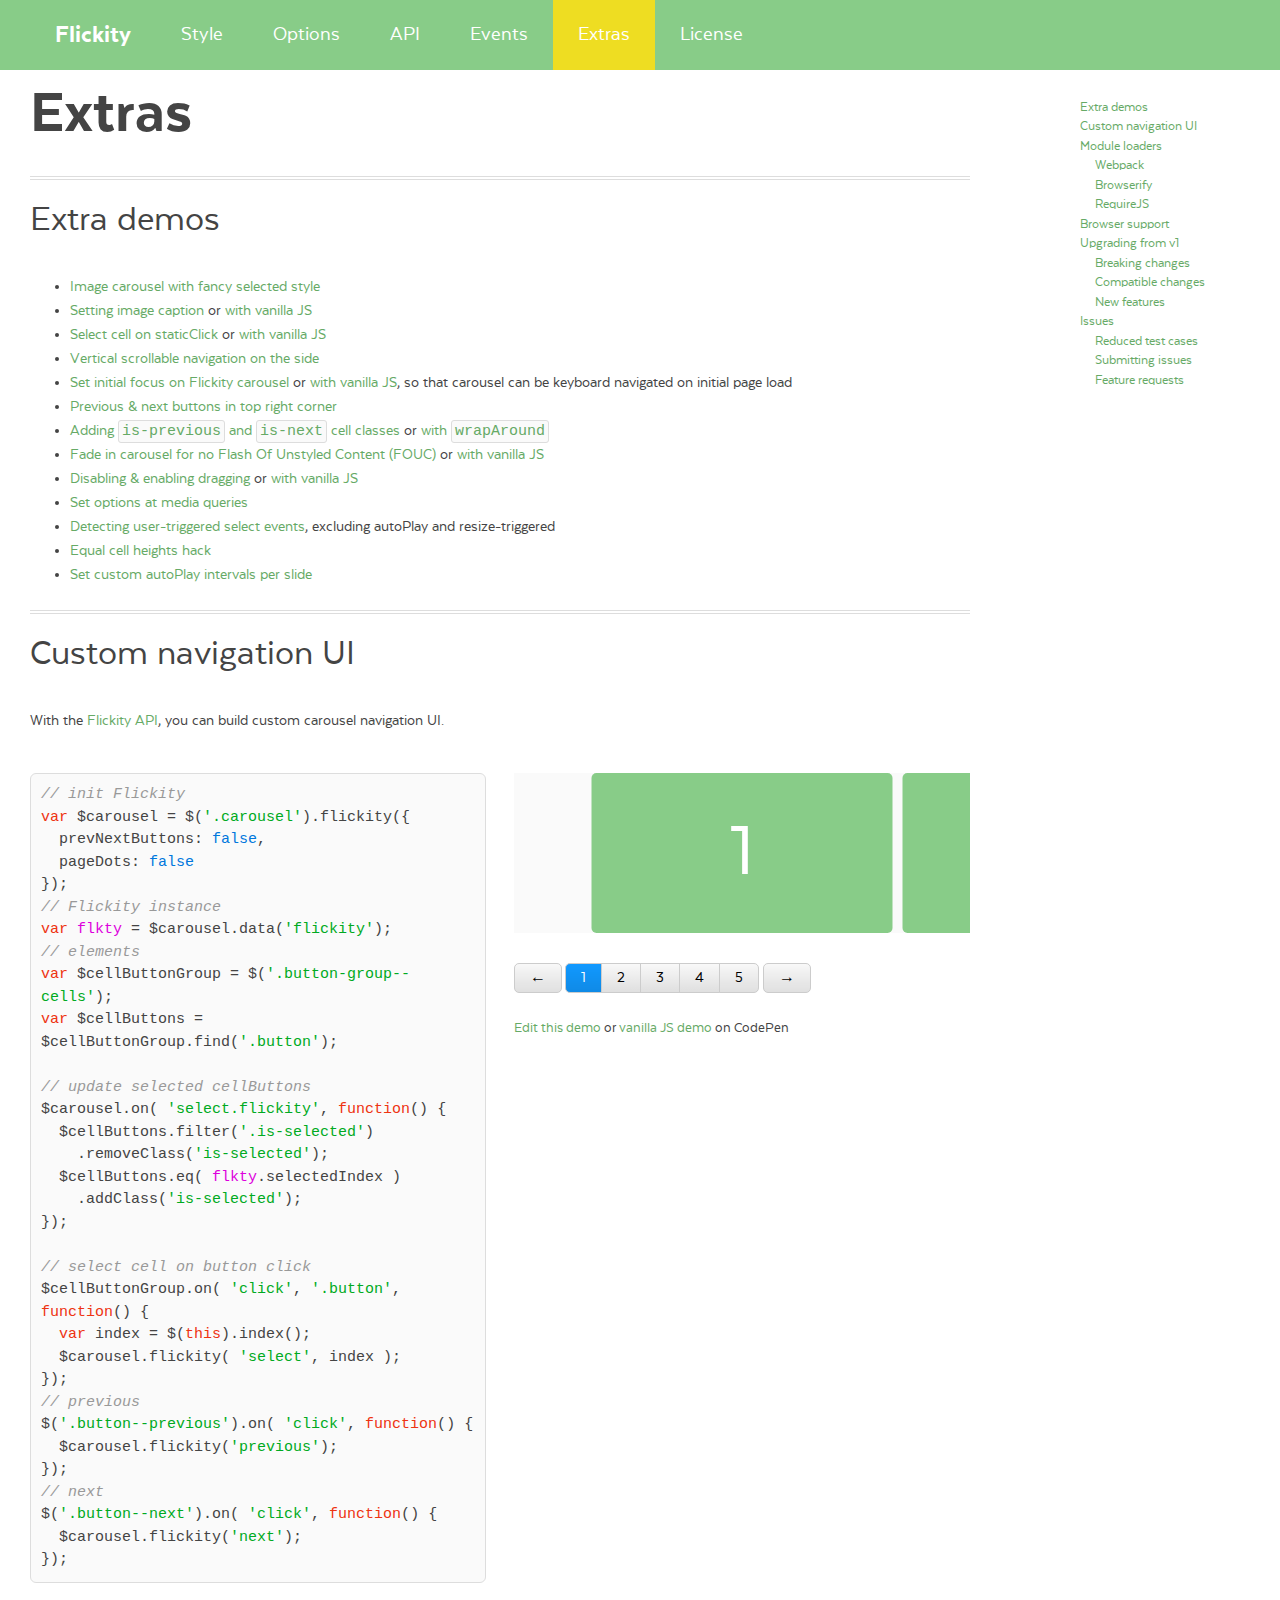
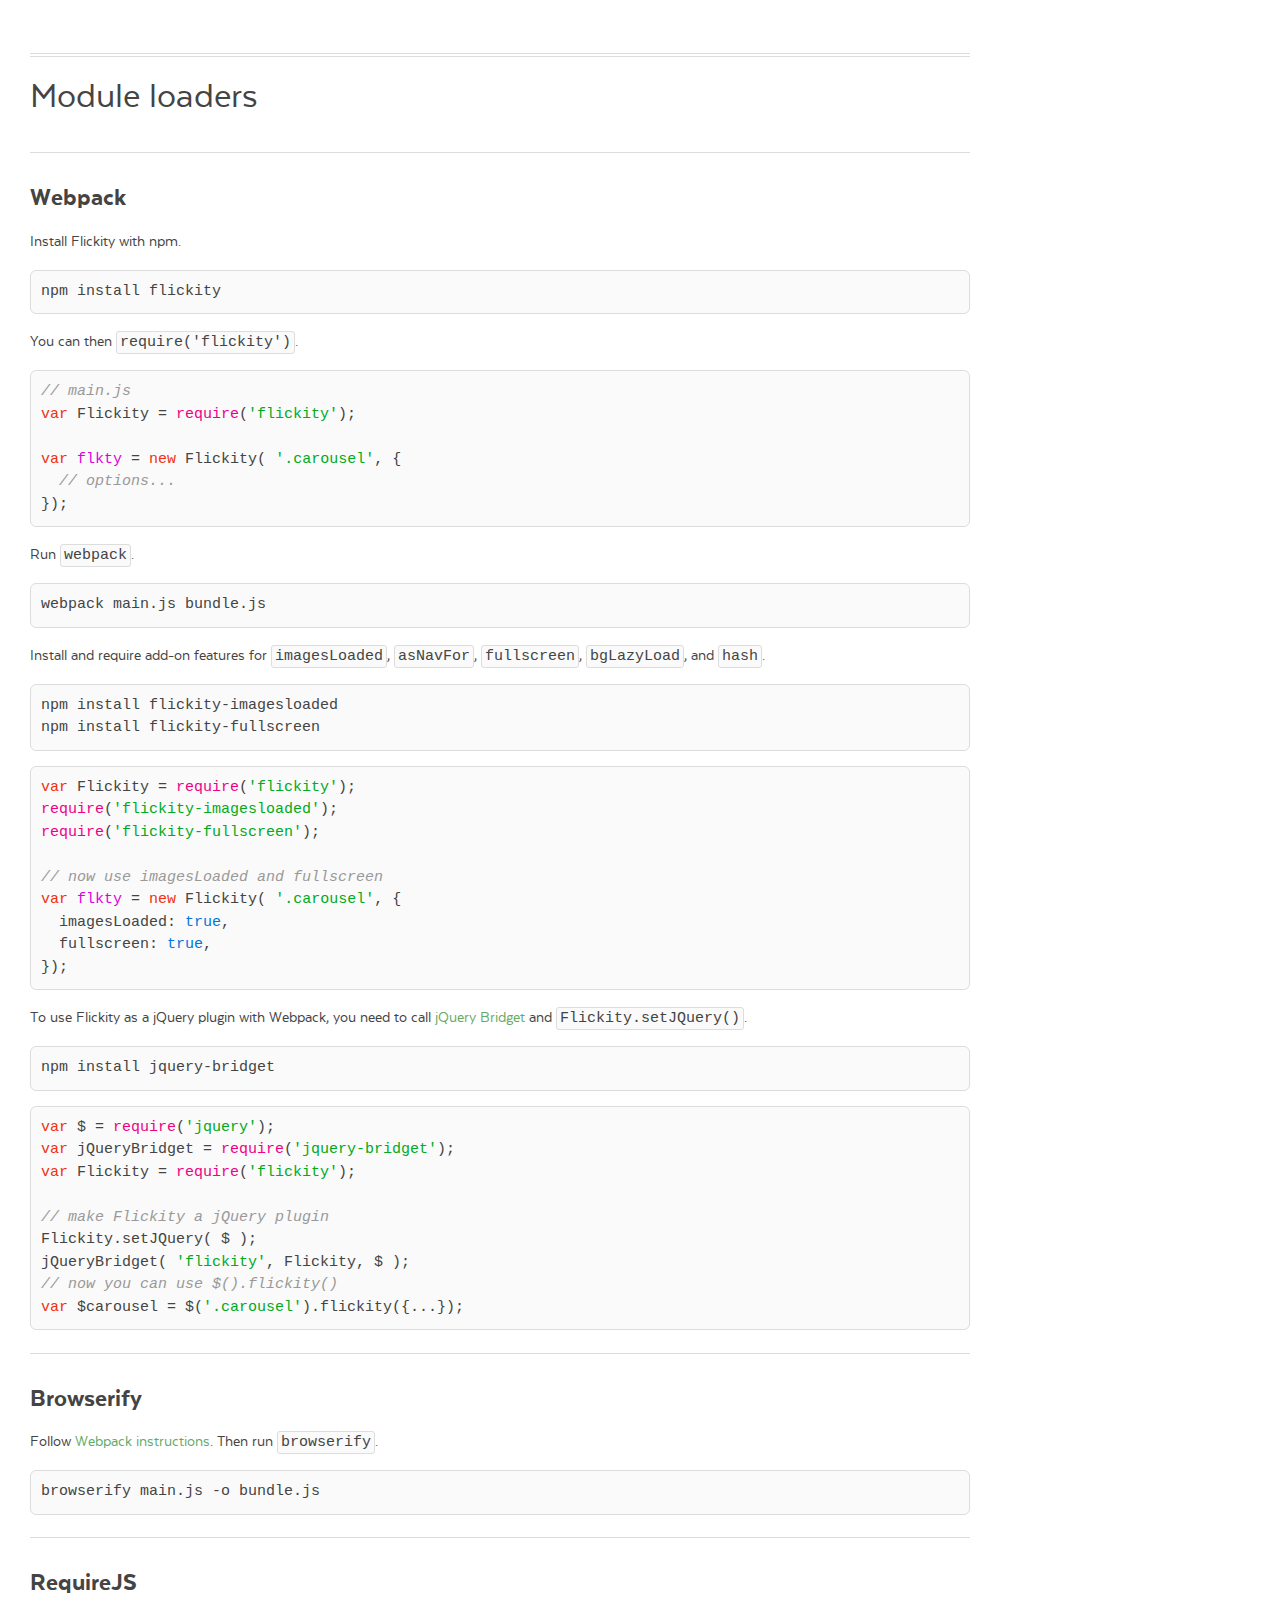
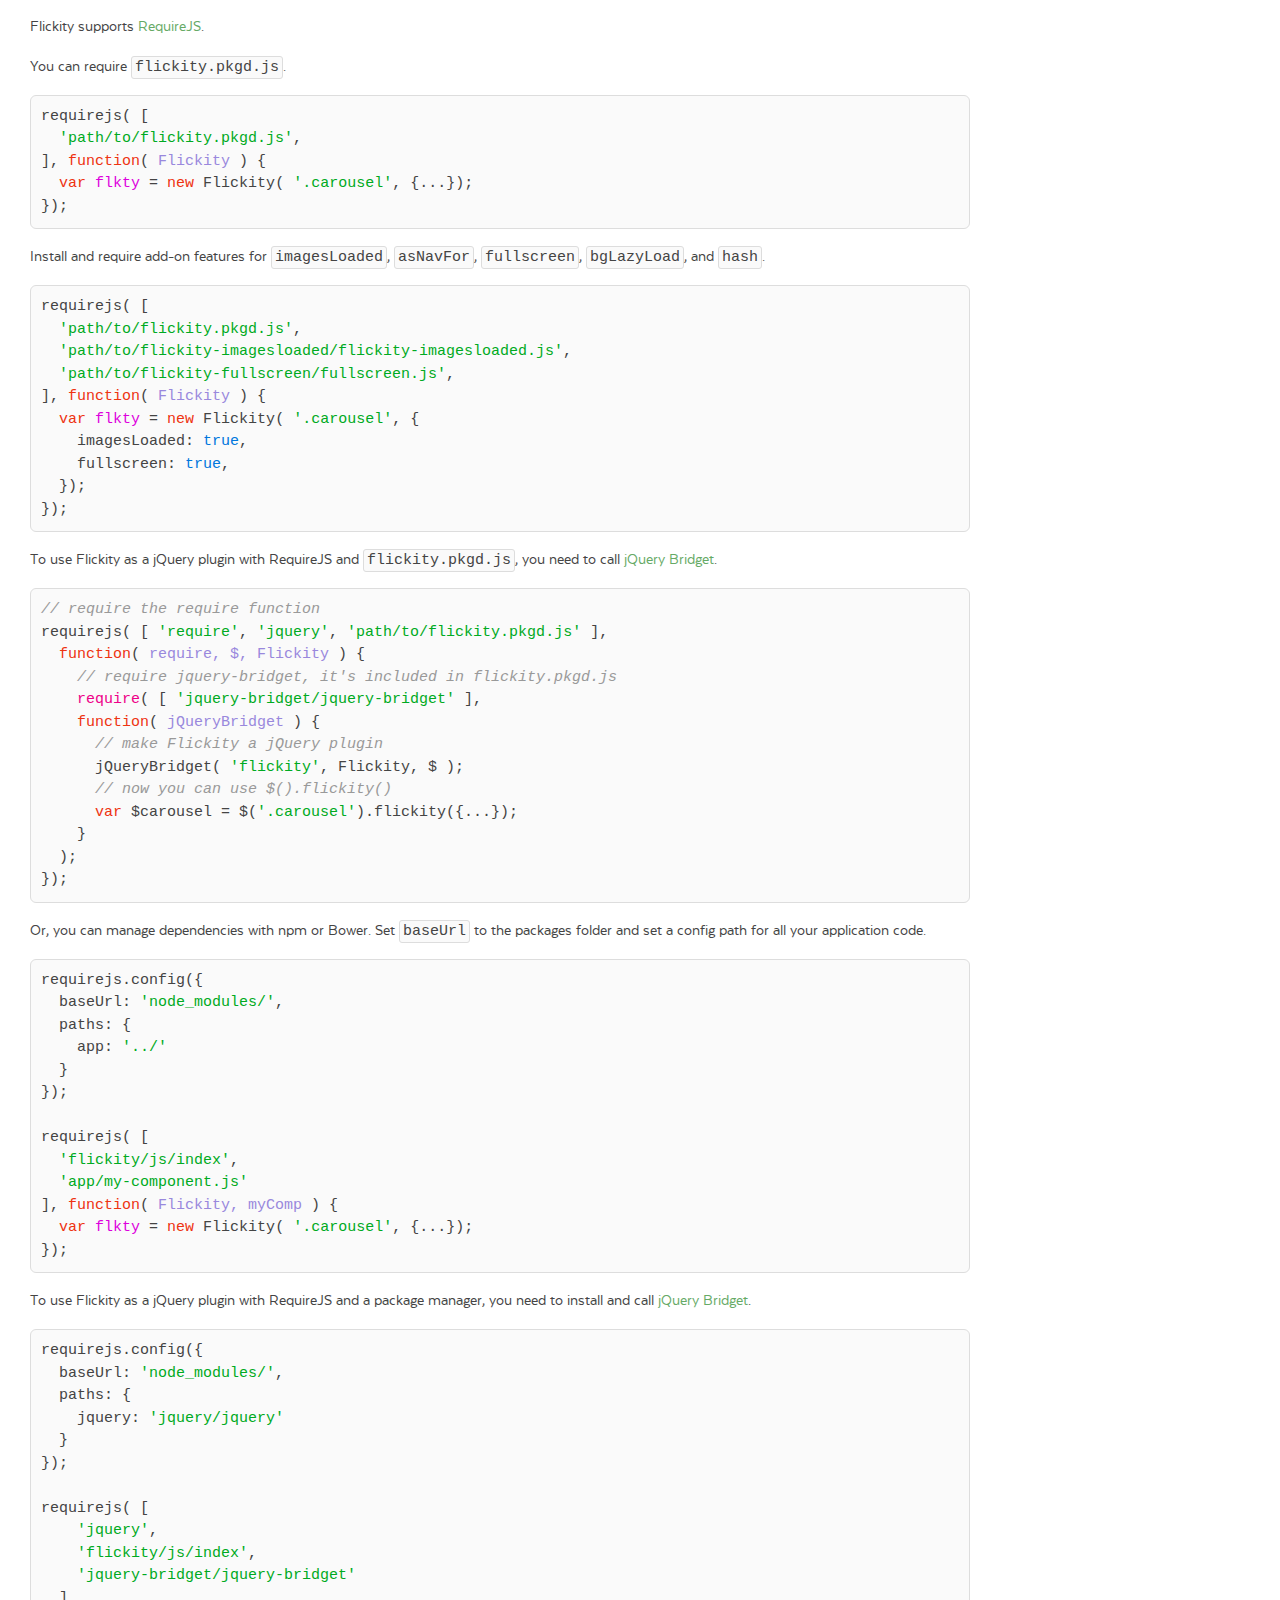
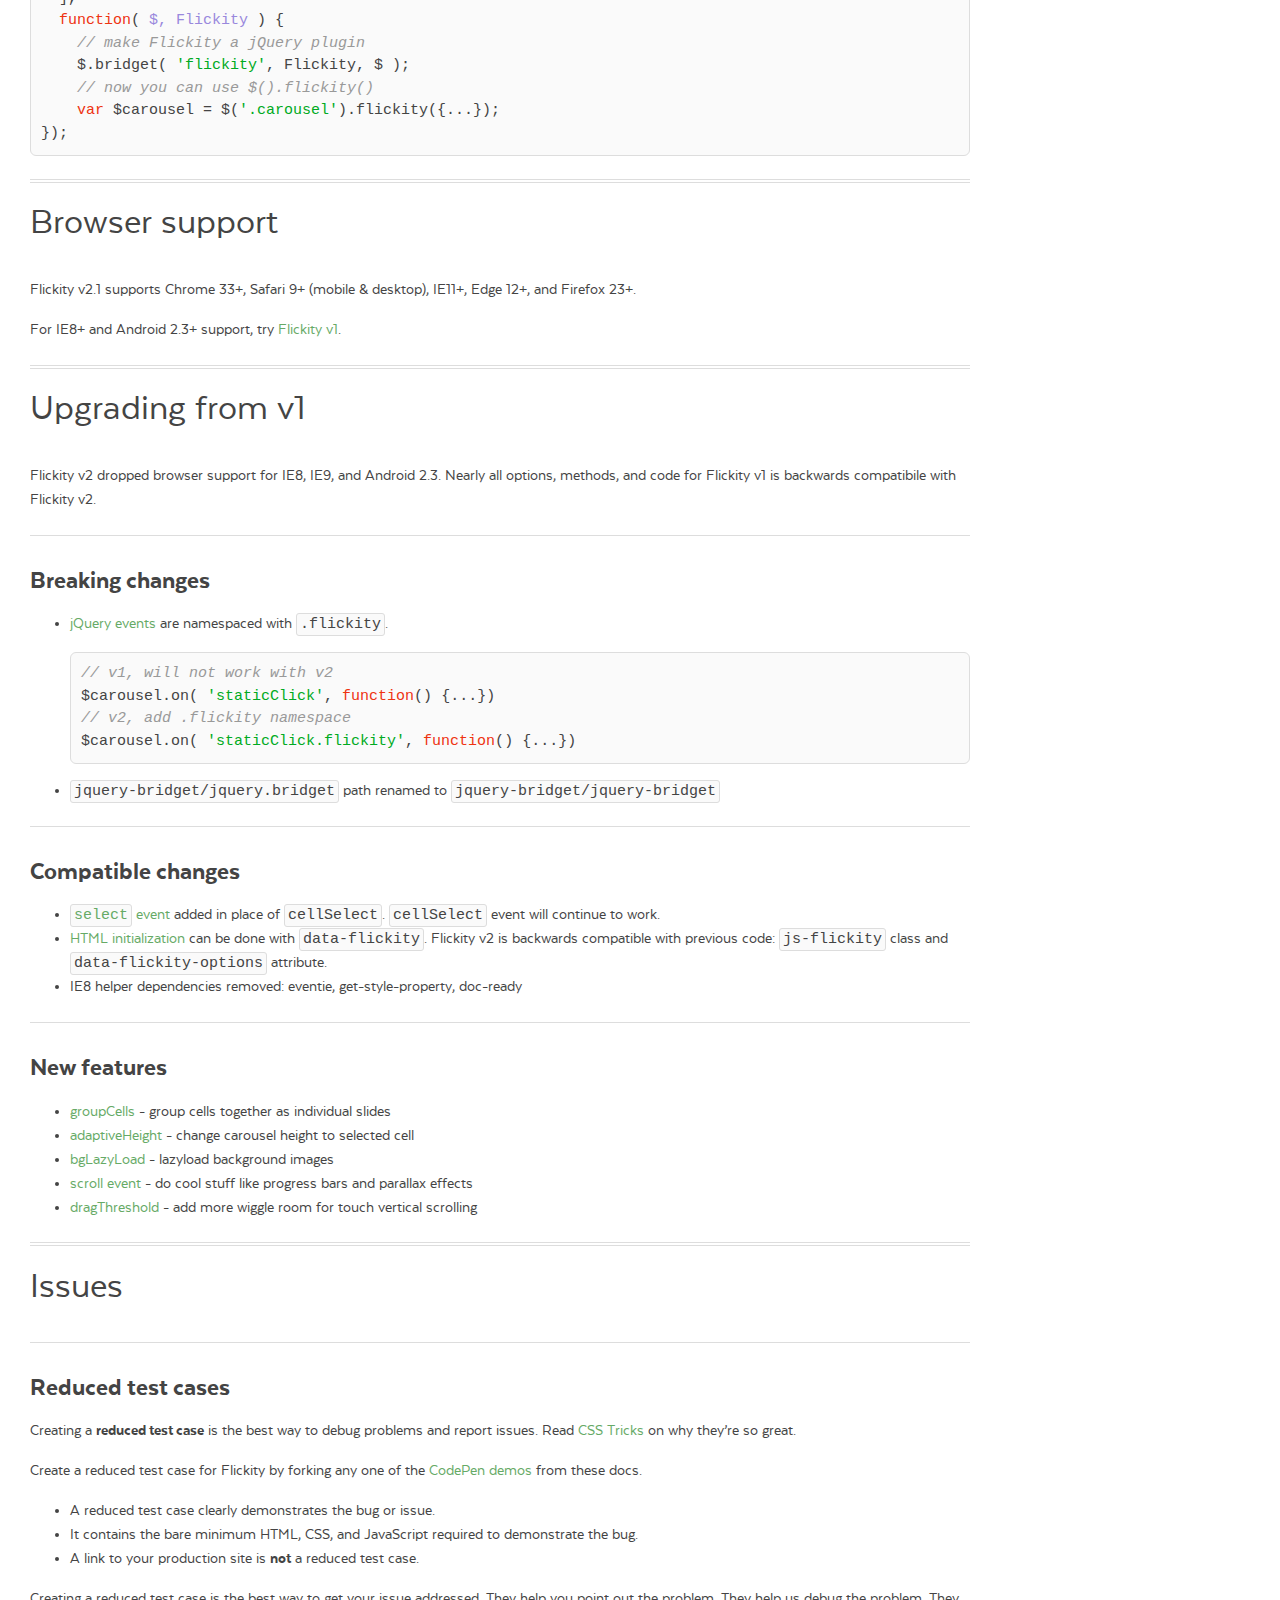
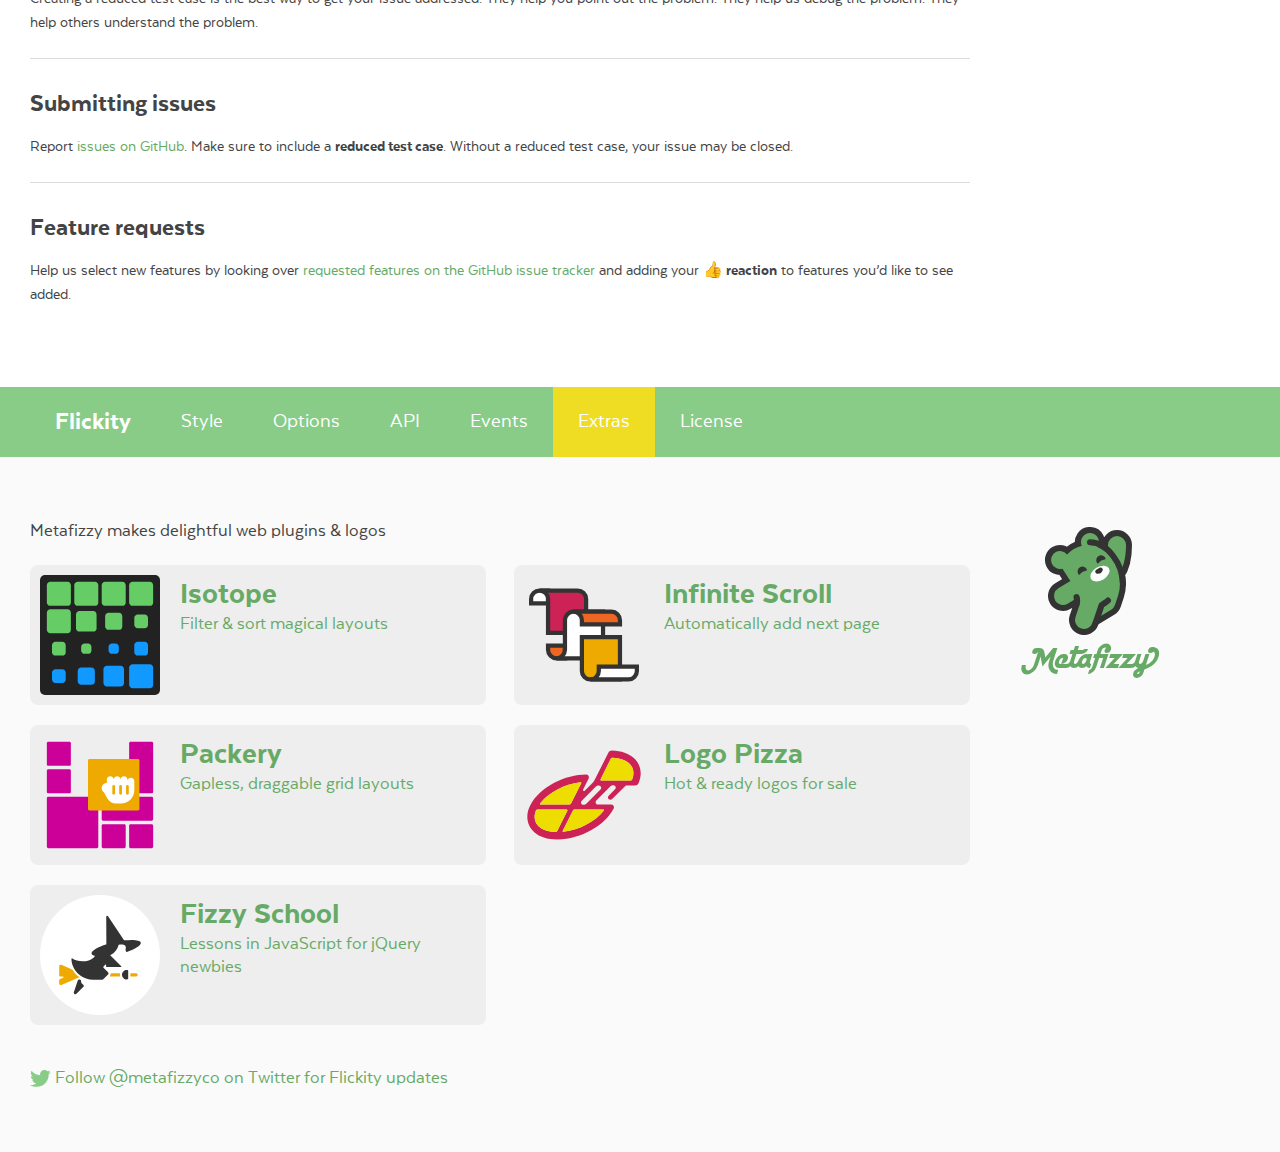
<file: flickity-docs/extras.html>
<!doctype html>
<html lang="en" class="export">
<head>
  <meta charset="utf-8">
  <meta name="description" content="Touch, responsive, flickable carousels">
  <meta name="viewport" content="width=device-width">

  <title>Flickity &#xB7; Extras</title>

    <link rel="stylesheet" href="css/flickity-docs.css?6" media="screen">

  <meta name="twitter:card" content="summary">
  <meta name="twitter:site" content="@metafizzyco">
  <meta name="twitter:url" content="https://flickity.metafizzy.co/extras.html">
  <meta name="twitter:title" content="Flickity Extras">
  <meta name="twitter:description" content="Touch, responsive, flickable carousels">

</head>
<body class="page--extras">


<nav class="site-nav">
  <div class="container">
    <ul class="site-nav__list">
      <li class="site-nav__item site-nav__item--homepage"><a href=".">Flickity</a></li>
      <li class="site-nav__item site-nav__item--style"><a href="style.html">Style</a></li>
      <li class="site-nav__item site-nav__item--options"><a href="options.html">Options</a></li>
      <li class="site-nav__item site-nav__item--api"><a href="api.html">API</a></li>
      <li class="site-nav__item site-nav__item--events"><a href="events.html">Events</a></li>
      <li class="site-nav__item site-nav__item--extras"><a href="extras.html">Extras</a></li>
      <li class="site-nav__item site-nav__item--license"><a href="license.html">License</a></li>
    </ul>
  </div>
</nav>


<div class="main">
  <div class="container">
      <h1 class="page-title">Extras</h1>


    <ul class="page-nav" data-js="page-nav">
<li class="page-nav__item page-nav__item--h2"><a href="#extra-demos">Extra demos</a></li>
<li class="page-nav__item page-nav__item--h2"><a href="#custom-navigation-ui">Custom navigation UI</a></li>
<li class="page-nav__item page-nav__item--h2"><a href="#module-loaders">Module loaders</a></li>
<li class="page-nav__item page-nav__item--h3"><a href="#webpack">Webpack</a></li>
<li class="page-nav__item page-nav__item--h3"><a href="#browserify">Browserify</a></li>
<li class="page-nav__item page-nav__item--h3"><a href="#requirejs">RequireJS</a></li>
<li class="page-nav__item page-nav__item--h2"><a href="#browser-support">Browser support</a></li>
<li class="page-nav__item page-nav__item--h2"><a href="#upgrading-from-v1">Upgrading from v1</a></li>
<li class="page-nav__item page-nav__item--h3"><a href="#breaking-changes">Breaking changes</a></li>
<li class="page-nav__item page-nav__item--h3"><a href="#compatible-changes">Compatible changes</a></li>
<li class="page-nav__item page-nav__item--h3"><a href="#new-features">New features</a></li>
<li class="page-nav__item page-nav__item--h2"><a href="#issues">Issues</a></li>
<li class="page-nav__item page-nav__item--h3"><a href="#reduced-test-cases">Reduced test cases</a></li>
<li class="page-nav__item page-nav__item--h3"><a href="#submitting-issues">Submitting issues</a></li>
<li class="page-nav__item page-nav__item--h3"><a href="#feature-requests">Feature requests</a></li>
</ul>



<h2 id="extra-demos">Extra demos</h2>

<ul>
  <li><a href="https://codepen.io/desandro/full/jEpxqJ">Image carousel with fancy selected style</a></li>
  <li>
    <a href="https://codepen.io/desandro/pen/dPdVNM">Setting image caption</a> or
    <a href="https://codepen.io/desandro/pen/OPQxpO">with vanilla JS</a>
  </li>
  <li>
    <a href="https://codepen.io/desandro/pen/pvxONO">Select cell on staticClick</a> or
    <a href="https://codepen.io/desandro/pen/OPBoWx">with vanilla JS</a>
  </li>
  <li><a href="https://codepen.io/desandro/pen/dMjbjR">Vertical scrollable navigation on the side</a></li>
  <li>
    <a href="https://codepen.io/desandro/pen/VYVEbM">Set initial focus on Flickity carousel</a> or
    <a href="https://codepen.io/desandro/pen/JoemRR">with vanilla JS</a>,
    so that carousel can be keyboard navigated on initial page load
  </li>
  <li><a href="https://codepen.io/desandro/pen/LVVqBR">Previous &amp; next buttons in top right corner</a></li>
  <li>
    <a href="https://codepen.io/desandro/pen/MagWrN">Adding <code>is-previous</code> and <code>is-next</code> cell classes</a> or
    <a href="https://codepen.io/desandro/pen/wWQQwN">with <code>wrapAround</code></a>
  </li>
  <li><a href="https://codepen.io/desandro/pen/KVwVqa/">Fade in carousel for no Flash Of Unstyled Content (FOUC)</a> or
    <a href="https://codepen.io/desandro/pen/JGoGpm">with vanilla JS</a>
  </li>
  <li><a href="https://codepen.io/desandro/pen/xZWqWM/">Disabling &amp; enabling dragging</a>
    or <a href="https://codepen.io/desandro/pen/adYJEQ/">with vanilla JS</a></li>
  <li><a href="https://codepen.io/desandro/pen/xVBpqG">Set options at media queries</a></li>
  <li><a href="https://codepen.io/desandro/pen/EWbqxa/">Detecting user-triggered select events</a>, excluding autoPlay and resize-triggered</li>
  <li><a href="https://codepen.io/desandro/pen/ZXEGVq">Equal cell heights hack</a></li>
  <li><a href="https://codepen.io/desandro/pen/gvKKrN/">Set custom autoPlay intervals per slide</a></li>
</ul>


<h2 id="custom-navigation-ui">Custom navigation UI</h2>

<p>With the <a href="api.html">Flickity API</a>, you can build custom carousel navigation UI.</p>

<div class="example duo">
  <div class="example__code duo__cell">
<pre><code class="js"><span class="comment">// init Flickity</span>
<span class="keyword">var</span> $carousel = $(<span class="string">&apos;.carousel&apos;</span>).flickity({
  prevNextButtons: <span class="literal">false</span>,
  pageDots: <span class="literal">false</span>
});
<span class="comment">// Flickity instance</span>
<span class="keyword">var</span> <span class="flickity_var">flkty</span> = $carousel.data(<span class="string">&apos;flickity&apos;</span>);
<span class="comment">// elements</span>
<span class="keyword">var</span> $cellButtonGroup = $(<span class="string">&apos;.button-group--cells&apos;</span>);
<span class="keyword">var</span> $cellButtons = $cellButtonGroup.find(<span class="string">&apos;.button&apos;</span>);

<span class="comment">// update selected cellButtons</span>
$carousel.on( <span class="string">&apos;select.flickity&apos;</span>, <span class="function"><span class="keyword">function</span>(<span class="params"></span>) </span>{
  $cellButtons.filter(<span class="string">&apos;.is-selected&apos;</span>)
    .removeClass(<span class="string">&apos;is-selected&apos;</span>);
  $cellButtons.eq( <span class="flickity_var">flkty</span>.selectedIndex )
    .addClass(<span class="string">&apos;is-selected&apos;</span>);
});

<span class="comment">// select cell on button click</span>
$cellButtonGroup.on( <span class="string">&apos;click&apos;</span>, <span class="string">&apos;.button&apos;</span>, <span class="function"><span class="keyword">function</span>(<span class="params"></span>) </span>{
  <span class="keyword">var</span> index = $(<span class="keyword">this</span>).index();
  $carousel.flickity( <span class="string">&apos;select&apos;</span>, index );
});
<span class="comment">// previous</span>
$(<span class="string">&apos;.button--previous&apos;</span>).on( <span class="string">&apos;click&apos;</span>, <span class="function"><span class="keyword">function</span>(<span class="params"></span>) </span>{
  $carousel.flickity(<span class="string">&apos;previous&apos;</span>);
});
<span class="comment">// next</span>
$(<span class="string">&apos;.button--next&apos;</span>).on( <span class="string">&apos;click&apos;</span>, <span class="function"><span class="keyword">function</span>(<span class="params"></span>) </span>{
  $carousel.flickity(<span class="string">&apos;next&apos;</span>);
});
</code></pre>
  </div>
  <div class="example__demo duo__cell" data-js="custom-nav">
    <div class="carousel">
      <div class="carousel-cell"></div>
      <div class="carousel-cell"></div>
      <div class="carousel-cell"></div>
      <div class="carousel-cell"></div>
      <div class="carousel-cell"></div>
    </div>
    <div class="button-row button-row--centered">
      <button class="button button--previous">&#x2190;</button>
      <div class="button-group button-group--cells button-group--inline">
        <button class="button is-selected">1</button>
        <button class="button">2</button>
        <button class="button">3</button>
        <button class="button">4</button>
        <button class="button">5</button>
      </div>
      <button class="button button--next">&#x2192;</button>
    </div>
    <p class="edit-demo">
        <a href="https://codepen.io/desandro/pen/jEZwxb">Edit this demo</a>
        or <a href="https://codepen.io/desandro/pen/emVRjv">vanilla JS demo</a> on CodePen
    </p>
  </div>
</div>


<h2 id="module-loaders">Module loaders</h2>


<h3 id="webpack">Webpack</h3>

<p>Install Flickity with npm.</p>

<pre><code class="bash">npm install flickity
</code></pre>

<p>You can then <code>require(&apos;flickity&apos;)</code>.</p>

<pre><code class="js"><span class="comment">// main.js</span>
<span class="keyword">var</span> <span class="flickity_keyword">Flickity</span> = <span class="built_in">require</span>(<span class="string">&apos;flickity&apos;</span>);

<span class="keyword">var</span> <span class="flickity_var">flkty</span> = <span class="keyword">new</span> <span class="flickity_keyword">Flickity</span>( <span class="string">&apos;.carousel&apos;</span>, {
  <span class="comment">// options...</span>
});
</code></pre>

<p>Run <code>webpack</code>.</p>

<pre><code class="bash">webpack main.js bundle.js
</code></pre>

<p>Install and require add-on features for <code>imagesLoaded</code>, <code>asNavFor</code>, <code>fullscreen</code>, <code>bgLazyLoad</code>, and <code>hash</code>.</p>

<pre><code class="bash">npm install flickity-imagesloaded
npm install flickity-fullscreen
</code></pre>

<pre><code class="js"><span class="keyword">var</span> <span class="flickity_keyword">Flickity</span> = <span class="built_in">require</span>(<span class="string">&apos;flickity&apos;</span>);
<span class="built_in">require</span>(<span class="string">&apos;flickity-imagesloaded&apos;</span>);
<span class="built_in">require</span>(<span class="string">&apos;flickity-fullscreen&apos;</span>);

<span class="comment">// now use imagesLoaded and fullscreen</span>
<span class="keyword">var</span> <span class="flickity_var">flkty</span> = <span class="keyword">new</span> <span class="flickity_keyword">Flickity</span>( <span class="string">&apos;.carousel&apos;</span>, {
  imagesLoaded: <span class="literal">true</span>,
  fullscreen: <span class="literal">true</span>,
});
</code></pre>

<p>To use Flickity as a jQuery plugin with Webpack, you need to call <a href="https://www.npmjs.com/package/jquery-bridget">jQuery Bridget</a> and <code>Flickity.setJQuery()</code>.</p>

<pre><code class="bash">npm install jquery-bridget
</code></pre>

<pre><code class="js"><span class="keyword">var</span> $ = <span class="built_in">require</span>(<span class="string">&apos;jquery&apos;</span>);
<span class="keyword">var</span> jQueryBridget = <span class="built_in">require</span>(<span class="string">&apos;jquery-bridget&apos;</span>);
<span class="keyword">var</span> <span class="flickity_keyword">Flickity</span> = <span class="built_in">require</span>(<span class="string">&apos;flickity&apos;</span>);

<span class="comment">// make Flickity a jQuery plugin</span>
<span class="flickity_keyword">Flickity</span>.setJQuery( $ );
jQueryBridget( <span class="string">&apos;flickity&apos;</span>, <span class="flickity_keyword">Flickity</span>, $ );
<span class="comment">// now you can use $().flickity()</span>
<span class="keyword">var</span> $carousel = $(<span class="string">&apos;.carousel&apos;</span>).flickity({...});
</code></pre>


<h3 id="browserify">Browserify</h3>

<p>Follow <a href="#webpack">Webpack instructions</a>. Then run <code>browserify</code>.</p>

<pre><code class="bash">browserify main.js -o bundle.js
</code></pre>


<h3 id="requirejs">RequireJS</h3>

<p>Flickity supports <a href="http://requirejs.org/">RequireJS</a>.</p>

<p>You can require <code>flickity.pkgd.js</code>.</p>

<pre><code class="js">requirejs( [
  <span class="string">&apos;path/to/flickity.pkgd.js&apos;</span>,
], <span class="function"><span class="keyword">function</span>(<span class="params"> Flickity </span>) </span>{
  <span class="keyword">var</span> <span class="flickity_var">flkty</span> = <span class="keyword">new</span> <span class="flickity_keyword">Flickity</span>( <span class="string">&apos;.carousel&apos;</span>, {...});
});
</code></pre>

<p>Install and require add-on features for <code>imagesLoaded</code>, <code>asNavFor</code>, <code>fullscreen</code>, <code>bgLazyLoad</code>, and <code>hash</code>.</p>

<pre><code class="js">requirejs( [
  <span class="string">&apos;path/to/flickity.pkgd.js&apos;</span>,
  <span class="string">&apos;path/to/flickity-imagesloaded/flickity-imagesloaded.js&apos;</span>,
  <span class="string">&apos;path/to/flickity-fullscreen/fullscreen.js&apos;</span>,
], <span class="function"><span class="keyword">function</span>(<span class="params"> Flickity </span>) </span>{
  <span class="keyword">var</span> <span class="flickity_var">flkty</span> = <span class="keyword">new</span> <span class="flickity_keyword">Flickity</span>( <span class="string">&apos;.carousel&apos;</span>, {
    imagesLoaded: <span class="literal">true</span>,
    fullscreen: <span class="literal">true</span>,
  });
});
</code></pre>

<p>To use Flickity as a jQuery plugin with RequireJS and <code>flickity.pkgd.js</code>, you need to call <a href="https://www.npmjs.com/package/jquery-bridget">jQuery Bridget</a>.</p>

<pre><code class="js"><span class="comment">// require the require function</span>
requirejs( [ <span class="string">&apos;require&apos;</span>, <span class="string">&apos;jquery&apos;</span>, <span class="string">&apos;path/to/flickity.pkgd.js&apos;</span> ],
  <span class="function"><span class="keyword">function</span>(<span class="params"> require, $, Flickity </span>) </span>{
    <span class="comment">// require jquery-bridget, it&apos;s included in flickity.pkgd.js</span>
    <span class="built_in">require</span>( [ <span class="string">&apos;jquery-bridget/jquery-bridget&apos;</span> ],
    <span class="function"><span class="keyword">function</span>(<span class="params"> jQueryBridget </span>) </span>{
      <span class="comment">// make Flickity a jQuery plugin</span>
      jQueryBridget( <span class="string">&apos;flickity&apos;</span>, <span class="flickity_keyword">Flickity</span>, $ );
      <span class="comment">// now you can use $().flickity()</span>
      <span class="keyword">var</span> $carousel = $(<span class="string">&apos;.carousel&apos;</span>).flickity({...});
    }
  );
});
</code></pre>

<p>Or, you can manage dependencies with npm or Bower. Set <code>baseUrl</code> to the packages folder and set a config path for all your application code.</p>

<pre><code class="js">requirejs.config({
  baseUrl: <span class="string">&apos;node_modules/&apos;</span>,
  paths: {
    app: <span class="string">&apos;../&apos;</span>
  }
});

requirejs( [
  <span class="string">&apos;flickity/js/index&apos;</span>,
  <span class="string">&apos;app/my-component.js&apos;</span>
], <span class="function"><span class="keyword">function</span>(<span class="params"> Flickity, myComp </span>) </span>{
  <span class="keyword">var</span> <span class="flickity_var">flkty</span> = <span class="keyword">new</span> <span class="flickity_keyword">Flickity</span>( <span class="string">&apos;.carousel&apos;</span>, {...});
});
</code></pre>

<p>To use Flickity as a jQuery plugin with RequireJS and a package manager, you need to install and call <a href="https://github.com/desandro/jquery-bridget">jQuery Bridget</a>.</p>

<pre><code class="js">requirejs.config({
  baseUrl: <span class="string">&apos;node_modules/&apos;</span>,
  paths: {
    jquery: <span class="string">&apos;jquery/jquery&apos;</span>
  }
});

requirejs( [
    <span class="string">&apos;jquery&apos;</span>,
    <span class="string">&apos;flickity/js/index&apos;</span>,
    <span class="string">&apos;jquery-bridget/jquery-bridget&apos;</span>
  ],
  <span class="function"><span class="keyword">function</span>(<span class="params"> $, Flickity </span>) </span>{
    <span class="comment">// make Flickity a jQuery plugin</span>
    $.bridget( <span class="string">&apos;flickity&apos;</span>, <span class="flickity_keyword">Flickity</span>, $ );
    <span class="comment">// now you can use $().flickity()</span>
    <span class="keyword">var</span> $carousel = $(<span class="string">&apos;.carousel&apos;</span>).flickity({...});
});
</code></pre>


<h2 id="browser-support">Browser support</h2>

<p>Flickity v2.1 supports Chrome 33+, Safari 9+ (mobile &amp; desktop), IE11+, Edge 12+, and Firefox 23+.</p>

<p>For IE8+ and Android 2.3+ support, try <a href="http://flickity.metafizzy.co/v1/">Flickity v1</a>.</p>


<h2 id="upgrading-from-v1">Upgrading from v1</h2>

<p>Flickity v2 dropped browser support for IE8, IE9, and Android 2.3. Nearly all options, methods, and code for Flickity v1 is backwards compatibile with Flickity v2.</p>

<h3 id="breaking-changes">Breaking changes</h3>

<ul>
  <li>
    <p><a href="events.html">jQuery events</a> are namespaced with <code>.flickity</code>.</p>
<pre><code class="js"><span class="comment">// v1, will not work with v2</span>
$carousel.on( <span class="string">&apos;staticClick&apos;</span>, <span class="function"><span class="keyword">function</span>(<span class="params"></span>) </span>{...})
<span class="comment">// v2, add .flickity namespace</span>
$carousel.on( <span class="string">&apos;staticClick.flickity&apos;</span>, <span class="function"><span class="keyword">function</span>(<span class="params"></span>) </span>{...})
</code></pre>
  </li>
  <li><code>jquery-bridget/jquery.bridget</code> path renamed to <code>jquery-bridget/jquery-bridget</code></li>
</ul>

<h3 id="compatible-changes">Compatible changes</h3>

<ul>
  <li><a href="events.html#select"><code>select</code> event</a> added in place of <code>cellSelect</code>. <code>cellSelect</code> event will continue to work.</li>
  <li><a href="index.html#initialize-with-html">HTML initialization</a> can be done with <code>data-flickity</code>. Flickity v2 is backwards compatible with previous code: <code>js-flickity</code> class and <code>data-flickity-options</code> attribute.</li>
  <li>IE8 helper dependencies removed: eventie, get-style-property, doc-ready</li>
</ul>

<h3 id="new-features">New features</h3>

<ul>
  <li><a href="options.html#groupcells">groupCells</a> - group cells together as individual slides</li>
  <li><a href="options.html#adaptiveheight">adaptiveHeight</a> - change carousel height to selected cell</li>
  <li><a href="options.html#bglazyload">bgLazyLoad</a> - lazyload background images</li>
  <li><a href="events.html#scroll">scroll event</a> - do cool stuff like progress bars and parallax effects</li>
  <li><a href="options.html#dragthreshold">dragThreshold</a> - add more wiggle room for touch vertical scrolling</li>
</ul>


<h2 id="issues">Issues</h2>

<h3 id="reduced-test-cases">Reduced test cases</h3>

<p>Creating a <strong>reduced test case</strong> is the best way to debug problems and report issues. Read <a href="https://css-tricks.com/reduced-test-cases/">CSS Tricks</a> on why they&#x2019;re so great.</p>

<p>Create a reduced test case for Flickity by forking any one of the <a href="https://codepen.io/desandro/pens/tags/?grid_type=list&amp;selected_tag=flickity-docs&amp;sort_order=asc">CodePen demos</a> from these docs.</p>

<ul>
  <li>A reduced test case clearly demonstrates the bug or issue.</li>
  <li>It contains the bare minimum HTML, CSS, and JavaScript required to demonstrate the bug.</li>
  <li>A link to your production site is <b>not</b> a reduced test case.</li>
</ul>

<p>Creating a reduced test case is the best way to get your issue addressed. They help you point out the problem. They help us debug the problem. They help others understand the problem.</p>


<h3 id="submitting-issues">Submitting issues</h3>

<p>Report <a href="https://github.com/metafizzy/flickity/issues/">issues on GitHub</a>. Make sure to include a <strong>reduced test case</strong>. Without a reduced test case, your issue may be closed.</p>


<h3 id="feature-requests">Feature requests</h3>

<p>Help us select new features by looking over <a href="https://github.com/metafizzy/flickity/labels/feature%20request">requested features on the GitHub issue tracker</a> and adding your <strong>&#x1F44D; reaction</strong> to features you&#x2019;d like to see added.</p>


  </div>
</div>

<nav class="site-nav">
  <div class="container">
    <ul class="site-nav__list">
      <li class="site-nav__item site-nav__item--homepage"><a href=".">Flickity</a></li>
      <li class="site-nav__item site-nav__item--style"><a href="style.html">Style</a></li>
      <li class="site-nav__item site-nav__item--options"><a href="options.html">Options</a></li>
      <li class="site-nav__item site-nav__item--api"><a href="api.html">API</a></li>
      <li class="site-nav__item site-nav__item--events"><a href="events.html">Events</a></li>
      <li class="site-nav__item site-nav__item--extras"><a href="extras.html">Extras</a></li>
      <li class="site-nav__item site-nav__item--license"><a href="license.html">License</a></li>
    </ul>
  </div>
</nav>

<footer class="site-footer">

  <div class="container">

    <p class="site-footer__copy">Metafizzy makes delightful web plugins &amp; logos</p>

    <div class="showcase">
    
      <ul class="showcase-item-list">
          <li class="showcase-item">
            <a class="showcase-item__link" href="https://isotope.metafizzy.co">
              <div class="showcase-item__image">
                  <svg class="isotope-illo" xmlns="http://www.w3.org/2000/svg" viewbox="0 0 350 350" width="100" height="100">
                    <path class="isotope-illo__color1" fill="#6C6" d="M80 170H30c-6 0-10-5-10-10v-50c0-6 5-10 10-10h50c6 0 10 5 10 10v50C90 166 86 170 80 170z"/>
                    <path class="isotope-illo__color1" fill="#6C6" d="M80 90H30c-6 0-10-5-10-10V30c0-6 5-10 10-10h50c6 0 10 5 10 10v50C90 86 86 90 80 90z"/>
                    <path class="isotope-illo__color1" fill="#6C6" d="M160 90h-50c-6 0-10-5-10-10V30c0-6 5-10 10-10h50c6 0 10 5 10 10v50C170 86 166 90 160 90z"/>
                    <path class="isotope-illo__color1" fill="#6C6" d="M240 90h-50c-6 0-10-5-10-10V30c0-6 5-10 10-10h50c6 0 10 5 10 10v50C250 86 246 90 240 90z"/>
                    <path class="isotope-illo__color1" fill="#6C6" d="M320 90h-50c-6 0-10-5-10-10V30c0-6 5-10 10-10h50c6 0 10 5 10 10v50C330 86 326 90 320 90z"/>
                    <path class="isotope-illo__color1" fill="#6C6" d="M155 165h-40c-6 0-10-5-10-10v-40c0-6 5-10 10-10h40c6 0 10 5 10 10v40 C165 161 161 165 155 165z"/>
                    <path class="isotope-illo__color1" fill="#6C6" d="M230 160h-30c-6 0-10-5-10-10v-30c0-6 5-10 10-10h30c6 0 10 5 10 10v30 C240 156 236 160 230 160z"/>
                    <path class="isotope-illo__color1" fill="#6C6" d="M305 155h-20c-6 0-10-5-10-10v-20c0-6 5-10 10-10h20c6 0 10 5 10 10v20 C315 151 311 155 305 155z"/>
                    <path class="isotope-illo__color1" fill="#6C6" d="M65 235H45c-6 0-10-5-10-10v-20c0-6 5-10 10-10h20c6 0 10 5 10 10v20C75 231 71 235 65 235z"/>
                    <path class="isotope-illo__color1" fill="#6C6" d="M140 230h-10c-6 0-10-5-10-10v-10c0-6 5-10 10-10h10c6 0 10 5 10 10v10 C150 226 146 230 140 230z"/>
                    <path class="isotope-illo__color2" fill="#19F" d="M305 235h-20c-6 0-10-5-10-10v-20c0-6 5-10 10-10h20c6 0 10 5 10 10v20 C315 231 311 235 305 235z"/>
                    <path class="isotope-illo__color2" fill="#19F" d="M65 315H45c-6 0-10-5-10-10v-20c0-6 5-10 10-10h20c6 0 10 5 10 10v20C75 311 71 315 65 315z"/>
                    <path class="isotope-illo__color2" fill="#19F" d="M150 320h-30c-6 0-10-5-10-10v-30c0-6 5-10 10-10h30c6 0 10 5 10 10v30 C160 316 156 320 150 320z"/>
                    <path class="isotope-illo__color2" fill="#19F" d="M220 230h-10c-6 0-10-5-10-10v-10c0-6 5-10 10-10h10c6 0 10 5 10 10v10 C230 226 226 230 220 230z"/>
                    <path class="isotope-illo__color2" fill="#19F" d="M235 325h-40c-6 0-10-5-10-10v-40c0-6 5-10 10-10h40c6 0 10 5 10 10v40 C245 321 241 325 235 325z"/>
                    <path class="isotope-illo__color2" fill="#19F" d="M320 330h-50c-6 0-10-5-10-10v-50c0-6 5-10 10-10h50c6 0 10 5 10 10v50 C330 326 326 330 320 330z"/>
                  </svg>
              </div>
              <div class="showcase-item__text">
                <h3 class="showcase-item__title">Isotope</h3>
                <p class="showcase-item__description">Filter &amp; sort magical layouts</p>
              </div>
            </a>
          </li>
    
          <li class="showcase-item">
            <a class="showcase-item__link" href="https://infinite-scroll.com">
              <div class="showcase-item__image">
                  <svg class="infinite-scroll-illo" xmlns="http://www.w3.org/2000/svg" viewbox="0 0 520 520" width="200" height="200">
                    <path class="infinite-scroll-illo__page infinite-scroll-illo__page--back" d="M90,110H10V90c0-22,18-40,40-40h40V110z"/>
                    <path class="infinite-scroll-illo__page infinite-scroll-illo__page--front1" d="M270,90L270,90c0-22-18-40-40-40h0H50h0c22,0,40,18,40,40v0v0v160h180V90z"/>
                    <path class="infinite-scroll-illo__page infinite-scroll-illo__page--front2" d="M170,330v-20H90v20v0c0,22,18,40,40,40h0h40V330z"/>
                    <path class="infinite-scroll-illo__page infinite-scroll-illo__page--back" d="M350,150H210c-22,0-40,18-40,40v140v0c0,22-18,40-40,40h0h220V150z"/>
                    <path class="infinite-scroll-illo__page infinite-scroll-illo__page--front3" d="M430,470V270H250v160c0,22,18,40,40,40H430z"/>
                    <path class="infinite-scroll-illo__page infinite-scroll-illo__page--front2" d="M250,190v20h180v-20c0-22-18-40-40-40H210h0C232,150,250,168,250,190L250,190z"/>
                    <path class="infinite-scroll-illo__page infinite-scroll-illo__page--back" d="M330,410v20v0c0,22-18,40-40,40h0h180c22,0,40-18,40-40v-20H330z"/>
                  </svg>
              </div>
              <div class="showcase-item__text">
                <h3 class="showcase-item__title">Infinite Scroll</h3>
                <p class="showcase-item__description">Automatically add next page</p>
              </div>
            </a>
          </li>
    
    
          <li class="showcase-item">
            <a class="showcase-item__link" href="https://packery.metafizzy.co">
              <div class="showcase-item__image">
                  <svg class="packery-illo" xmlns="http://www.w3.org/2000/svg" viewbox="0 0 700 700" width="100" height="100">
                    <path class="packery-illo__item" fill="#C09" d="M172 180H48c-4 0-8-4-8-8V48c0-4 4-8 8-8h124c4 0 8 4 8 8v124C180 176 176 180 172 180z"/>
                    <path class="packery-illo__item" fill="#C09" d="M172 340H48c-4 0-8-4-8-8V208c0-4 4-8 8-8h124c4 0 8 4 8 8v124C180 336 176 340 172 340z"/>
                    <path class="packery-illo__item" fill="#C09" d="M492 660H368c-4 0-8-4-8-8V528c0-4 4-8 8-8h124c4 0 8 4 8 8v124C500 656 496 660 492 660z"/>
                    <path class="packery-illo__item" fill="#C09" d="M652 660H528c-4 0-8-4-8-8V528c0-4 4-8 8-8h124c4 0 8 4 8 8v124C660 656 656 660 652 660z"/>
                    <path class="packery-illo__item" fill="#C09" d="M652 500H368c-4 0-8-4-8-8V368c0-4 4-8 8-8h284c4 0 8 4 8 8v124C660 496 656 500 652 500z"/>
                    <path class="packery-illo__item" fill="#C09" d="M332 660H48c-4 0-8-4-8-8V368c0-4 4-8 8-8h284c4 0 8 4 8 8v284C340 656 336 660 332 660z"/>
                    <path class="packery-illo__item" fill="#C09" d="M652 340H528c-4 0-8-4-8-8V48c0-4 4-8 8-8h124c4 0 8 4 8 8v284C660 336 656 340 652 340z"/>
                    <path class="packery-illo__draggie" fill="#EA0" d="M572 440H288c-4 0-8-4-8-8V148c0-4 4-8 8-8h284c4 0 8 4 8 8v284C580 436 576 440 572 440z"/>
                    <g>
                      <path class="packery-illo__hand" fill="white" d="M530 250c-11 0-20 9-20 20v-10c0-11-9-20-20-20s-20 9-20 20c0-11-9-20-20-20s-20 9-20 20c0-11-9-20-20-20
                        s-20 9-20 20v20c-17 0-30 13-30 30c0 11 6 20 14 25l19 35c10 18 30 30 51 30h28
                        c43 0 78-35 78-78V270C550 259 541 250 530 250z"/>
                      <line class="packery-illo__hand-line" stroke="#EA0" fill="none" stroke-width="16" stroke-linecap="round" x1="430" y1="300" x2="430" y2="340"/>
                      <line class="packery-illo__hand-line" stroke="#EA0" fill="none" stroke-width="16" stroke-linecap="round" x1="470" y1="300" x2="470" y2="340"/>
                      <line class="packery-illo__hand-line" stroke="#EA0" fill="none" stroke-width="16" stroke-linecap="round" x1="510" y1="300" x2="510" y2="340"/>
                    </g>
                  </svg>
              </div>
              <div class="showcase-item__text">
                <h3 class="showcase-item__title">Packery</h3>
                <p class="showcase-item__description">Gapless, draggable grid layouts</p>
              </div>
            </a>
          </li>
    
          <li class="showcase-item">
            <a class="showcase-item__link" href="http://logo.pizza">
              <div class="showcase-item__image">
                  <svg class="logo-pizza-illo" xmlns="http://www.w3.org/2000/svg" viewbox="0 0 700 700" width="100" height="100">
                    <path class="logo-pizza-illo__outline" fill="#C25" d="M513 91c-9-0-17 5-21 12l-80 160c-3 5-6 10-11 15l-47 47
                      c-5 5-12-1-9-7l32-64c5-11-2-23-14-23h-0c-121 0-268 70-327 180
                      C-9 497 35 609 196 609c138 0 279-85 327-180v0c5-11-2-23-14-23h-77c-13 0-19-15-10-24
                      l81-81c5-5 11-8 18-8l0 0c13 0 19 15 10 24L494 354c-6 6-6 14 0 20c3 3 6 4 10 4
                      c4 0 7-1 10-4l80-80h53c9 0 17-5 21-13C707 190 656 97 513 91z M334 281l-59 117
                      c-2 5-7 8-13 8H97c-4 0-6-4-3-7c49-64 143-114 236-124C333 275 335 278 334 281z
                       M70 441c2-4 6-7 10-7h168c4 0 7 4 5 8l-59 118c-2 4-6 6-11 6
                      C106 565 38 521 70 441z M466 441c-49 64-143 114-236 124c-3 0-6-3-4-6l59-117
                      c2-5 7-8 13-8h166C466 434 468 438 466 441z M446 318l-81 81c-5 5-11 8-18 8l0 0
                      c-13 0-19-15-10-24l81-81c5-5 11-8 18-8l0 0C449 294 455 309 446 318z M447 258L506 139
                      c2-4 6-7 11-6c101 7 140 60 114 126c-2 4-6 7-10 7H452C448 266 445 262 447 258z"/>
                    <path class="logo-pizza-illo__slice" fill="#ED0" d="M334 281l-59 117c-2 5-7 8-13 8H97c-4 0-6-4-3-7
                      c49-64 143-114 236-124C333 275 335 278 334 281z"/>
                    <path class="logo-pizza-illo__slice" fill="#ED0" d="M70 441c2-4 6-7 10-7h168c4 0 7 4 5 8l-59 118c-2 4-6 6-11 6
                      C106 565 38 521 70 441z"/>
                    <path class="logo-pizza-illo__slice" fill="#ED0" d="M466 441c-49 64-143 114-236 124c-3 0-6-3-4-6l59-117
                      c2-5 7-8 13-8h166C466 434 468 438 466 441z"/>
                    <path class="logo-pizza-illo__slice" fill="#ED0" d="M447 258L506 139c2-4 6-7 11-6c101 7 140 60 114 126c-2 4-6 7-10 7H452
                      C448 266 445 262 447 258z"/>
                  </svg>
              </div>
              <div class="showcase-item__text">
                <h3 class="showcase-item__title">Logo Pizza</h3>
                <p class="showcase-item__description">Hot &amp; ready logos for sale</p>
              </div>
            </a>
          </li>
    
          <li class="showcase-item">
            <a class="showcase-item__link" href="http://fizzy.school">
              <div class="showcase-item__image">
                  <svg class="witchie-logo" xmlns="http://www.w3.org/2000/svg" viewbox="0 0 1000 1000" width="200" height="200">
                    <circle class="witchie-logo__moon" fill="white" cx="500" cy="500" r="500"/>
                    <path class="witchie-logo__broom" fill="#EA0" d="M582 675a35 35 0 0 0 8-20 3 3 0 0 1 3-2h71a3 3 0 0 1 3 3 59 59 0 0 0 0 20 3 3 0 0 1-3 3h-79A3 3 0 0 1 582 675Zm219 4a13 13 0 0 0 13-14c-1-7-7-12-14-12h-44a3 3 0 0 0-3 3v21a3 3 0 0 0 3 3ZM299 660a203 203 0 0 1-27-36 8 8 0 0 0-4-3L178 582a13 13 0 0 0-18 12v77a8 8 0 0 0 8 8h22a5 5 0 0 1 2 10L164 703a8 8 0 0 0-4 7v28a13 13 0 0 0 18 12l146-63a3 3 0 0 0 1-5A197 197 0 0 1 299 660Z"/>
                    <path class="witchie-logo__dress" fill="#333" d="M326 705h4a13 13 0 0 1 13 13v8a13 13 0 0 0 4 9l13 13a13 13 0 0 1 0 19l-56 56c-10 10-26-0-22-13L314 714A13 13 0 0 1 326 705Zm397-79c-27 0-47 26-37 54 3 7 11 16 17 19a42 42 0 0 0 19 5 38 38 0 0 0 7-1 8 8 0 0 0 6-8v-62a8 8 0 0 0-6-8 38 38 0 0 0-7-1M840 397c-3-15-33-23-77-23a521 521 0 0 0-59 4 5 5 0 0 1-5-2L567 177a8 8 0 0 0-7-4 8 8 0 0 0-8 8l1 227a5 5 0 0 1-4 5c-74 24-123 55-119 76 2 8 11 14 26 18a3 3 0 0 1 1 4l-11 11c-20 20-56 30-92 30-31 0-63-8-84-23a5 5 0 0 0-3-1 5 5 0 0 0-5 5c0 78 68 173 183 173h75a10 10 0 0 0 7-3l38-38a16 16 0 0 0 0-23l-34-34a10 10 0 0 1 0-14l15-15a3 3 0 0 1 5 2v15a5 5 0 0 0 5 5H674a4 4 0 0 0 3-7l-90-90a3 3 0 0 1 1-4c34-19 59-49 67-84a3 3 0 0 1 2-2c6-1 12-1 17-1 22 0 37 5 39 14 1 6 3 11 2 17-5 17 1 31 8 31a6 6 0 0 0 2-0C797 448 845 419 840 397Z"/>
                  </svg>
              </div>
              <div class="showcase-item__text">
                <h3 class="showcase-item__title">Fizzy School</h3>
                <p class="showcase-item__description">Lessons in JavaScript for jQuery newbies</p>
              </div>
            </a>
          </li>
    
      </ul> 
    
    </div>

    <p class="site-footer__copy">
      <a href="https://twitter.com/metafizzyco">
        <svg class="twitter-logo" xmlns="http://www.w3.org/2000/svg" viewbox="0 0 512 512" width="30" height="30">
          <path d="M512 97c-19 8-39 14-60 16 22-13 38-34 46-58-20 12-43 21-67 25-19-19-46-32-77-32-58 0-117 52-102 129-87-4-165-46-216-110-24 40-19 107 32 140-17 0-33-5-48-13v1c0 51 36 93 84 103-15 4-34 5-47 2 13 42 52 72 98 73-47 36-96 49-155 44 46 30 102 47 161 47 197 0 306-168 299-312 20-15 38-34 52-55z"/>
        </svg>
        Follow @metafizzyco on Twitter for Flickity updates
      </a>
    </p>

    <div class="mfzy-brand">
      <a class="mfzy-brand__link" href="https://metafizzy.co">
        <svg class="mfzy-logo" xmlns="http://www.w3.org/2000/svg" xmlns:xlink="http://www.w3.org/1999/xlink" viewbox="0 0 144 144" width="36" height="36">
          <title>Metafizzy logo</title>
          <defs>
            <path id="mfzy-logo__body" d="M 120 24 a 12 12 0 0 0-24 0 a 72 72 0 0 1 -1 11
              a 40 40 0 0 0 -13 -8.5 A 12 12 0 1 0 61.1 25.1 c -8 2 -14 6 -19.6 11.6 
              A 12 12 0 1 0 35.3 55.5 L 45.8 72.1 l -16 9.6 A 12 12 0 0 0 42.2 102.3
              L 58 92.8 a 20 20 0 0 1 -0.2 11.9 l -5.2 15.5 a 12 12 0 0 0 22.8 7.6
              l 1.1 -3.3 l 23.7 -14.2 a 12 12 0 0 0 5.2 -6.5 l 4 -12 A 50 50 0 0 0 111.9 76
              a 52 52 0 0 0 -1.6 -12.8 C 115 57 120 44 120 24Z"/>
            <path id="mfzy-logo__eye" d="M 0 6.5 a 6.5 6.5 0 0 1 13 0 c 0 3.5 -3 0.5 -6.5 0.5 s -6.5 3 -6.5 -0.5 Z"/>
            <clippath id="mfzy-logo__body-clip">
              <use xlink:href="#mfzy-logo__body"/>
            </clippath>
          </defs>
          <use class="mfzy-logo__body-outline" xlink:href="#mfzy-logo__body" fill="#333" stroke="#333" stroke-width="16"/>
          <use class="mfzy-logo__body-fill" xlink:href="#mfzy-logo__body"/>
          <g class="mfzy-logo__stripes" clip-path="url(#mfzy-logo__body-clip)">
            <rect fill="#E62" x="16" width="120" height="138"/>
            <path fill="#C25" d="M96 24L16 72V0h80v24z"/>
            <path fill="#EA0" d="M116 70L16 130v-26l95-57 5 23z"/>
            <path fill="#19F" d="M136 138H16v-8l120-72v80z"/>
          </g>
          <path class="mfzy-logo__cut-ins" stroke="#333" fill="none" stroke-linecap="round" stroke-linejoin="round" stroke-width="8" d="M 72 20.4 c 23 0 44 29 44 56
            M 54 103.4 a 16 16 0 0 0 0 -10
            M 96 98 c -2 2 -8 6 -8.5,6 l -8.4 25.1"/>
          <g transform="translate(53 57) rotate(-31)">
            <ellipse class="mfzy-logo__snout" cx="25" cy="21" rx="14" ry="9" fill="#FFF"/>
            <use class="mfzy-logo__feature" xlink:href="#mfzy-logo__eye" fill="#333"/>
            <use class="mfzy-logo__feature" xlink:href="#mfzy-logo__eye" fill="#333" transform="translate(29 0)"/>
            <path class="mfzy-logo__feature" d="M 28.6 14 a 3 3 0 0 1 1.3 5.6 l -2.6 1.2 a 3 3 0 0 1 -2.6 0
              l -2.6 -1.2 a 3 3 0 0 1 1.3 -5.6 Z" fill="#333"/>
          </g>
        </svg>
        <svg class="mfzy-wordmark" xmlns="http://www.w3.org/2000/svg" viewbox="0 0 280 80" fill="none" stroke="#333" width="140" height="40">
          <g transform="skewX(-18)">
            <path stroke-width="8" d="M38 20h6c4 0 7 2 9 6l9 18l12-24h2v22
            a20 22 0 0 0 20 22M48 22v28a12 15 0 0 1-24 0M98 44a6 6 0 0 0 0-12h-2
            a8 10 0 0 0 0 20h14a8 10 0 0 0 8-10M118 12v30a8 10 0 0 0 16 0M150 36
            q-4-4-8-4a8 10 0 1 0 8 10m0-14v14a8 10 0 0 0 8 10M184 20a9 9 0 0 0-18 0
            v34a8 10 0 0 1-8 10M158 32h24v24M190 32h18l-12 20h18M216 32h18l-12 20h18
            a8 10 0 0 0 8-10m0-14v14a8 10 0 0 0 16 0m0-14v38a6 6 0 0 1-12 0
            c0-12 32-8 32-32c0-10-6-16-15-16M108 24h24a6 6 0 0 0 6-6M102 38h-4"/>
            <g stroke-width="6">
              <circle cx="38" cy="22" r="3"/>
              <circle cx="182" cy="20" r="3"/>
              <circle cx="269" cy="20" r="3"/>
            </g>
          </g>
        </svg>
      </a>
    </div>

  </div>

</footer>

  <script src="js/flickity-docs.min.js?2"></script>


</body>
</html>
</file>
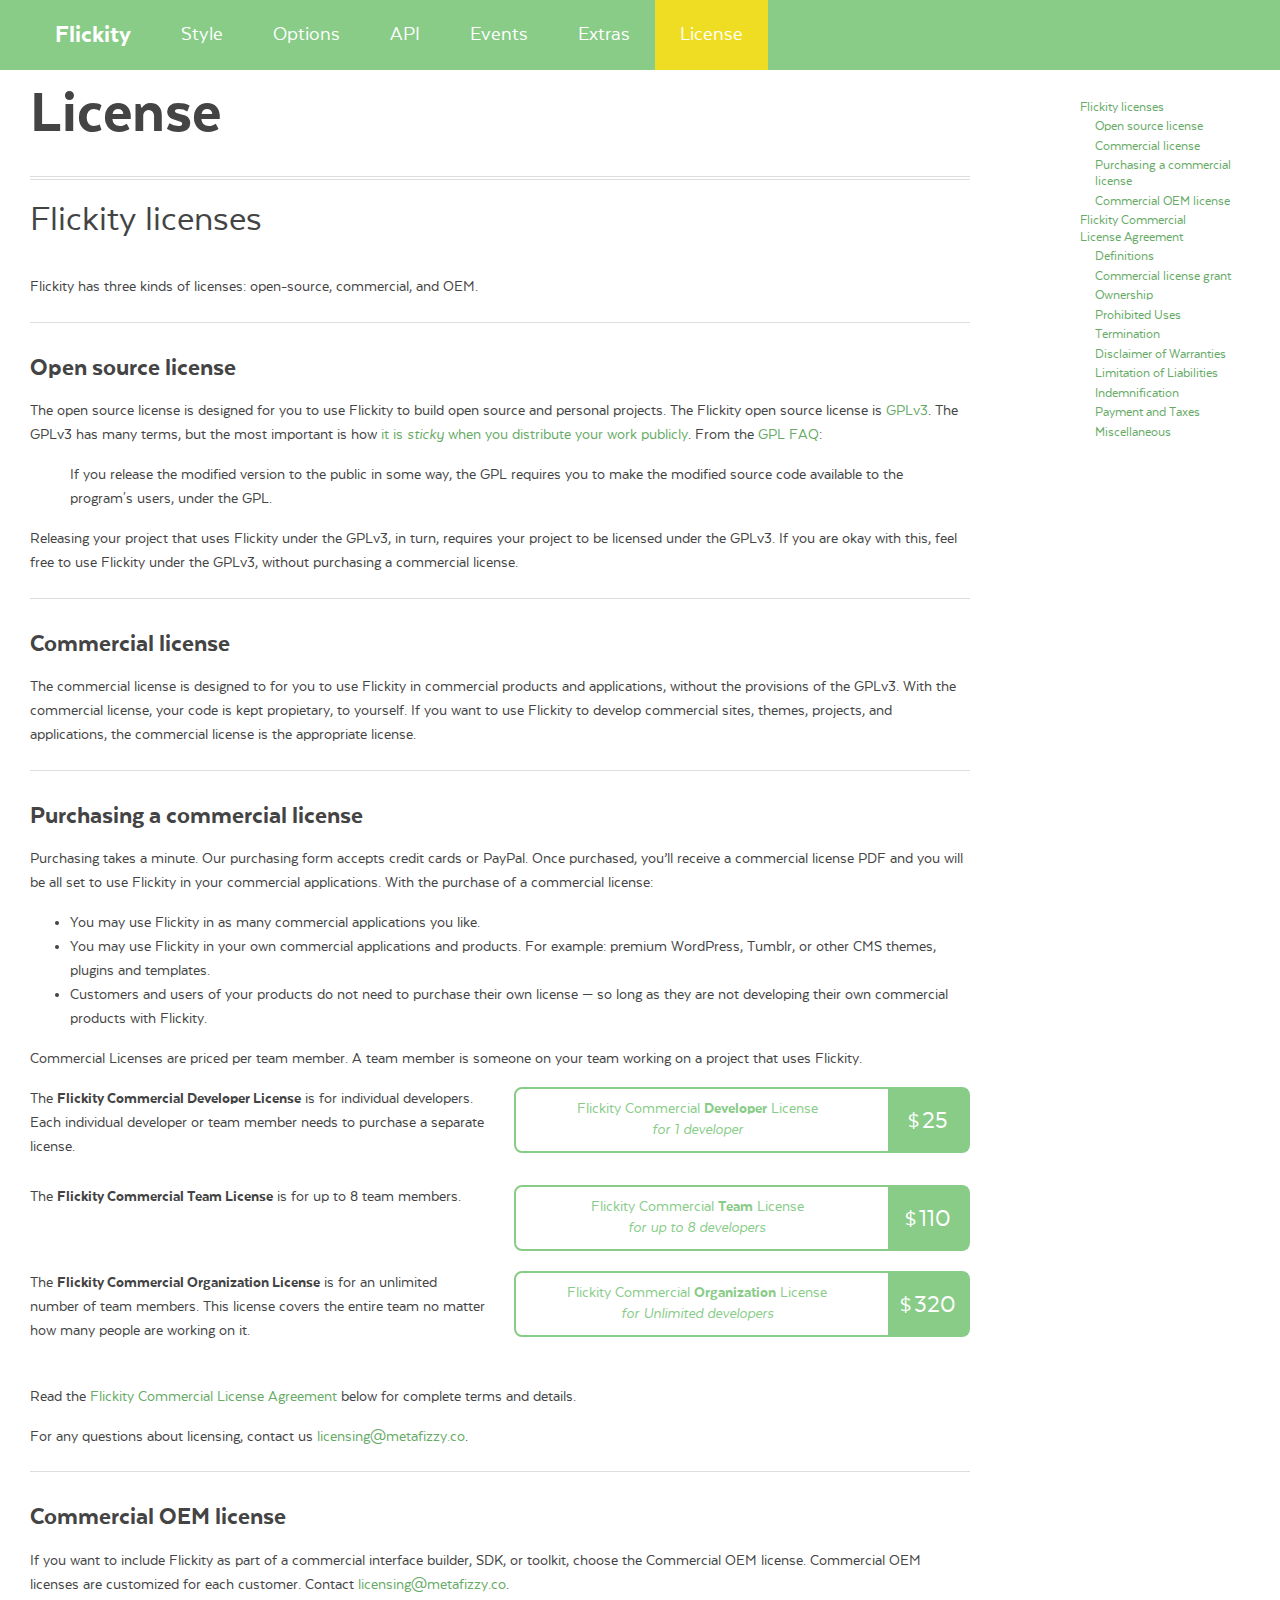
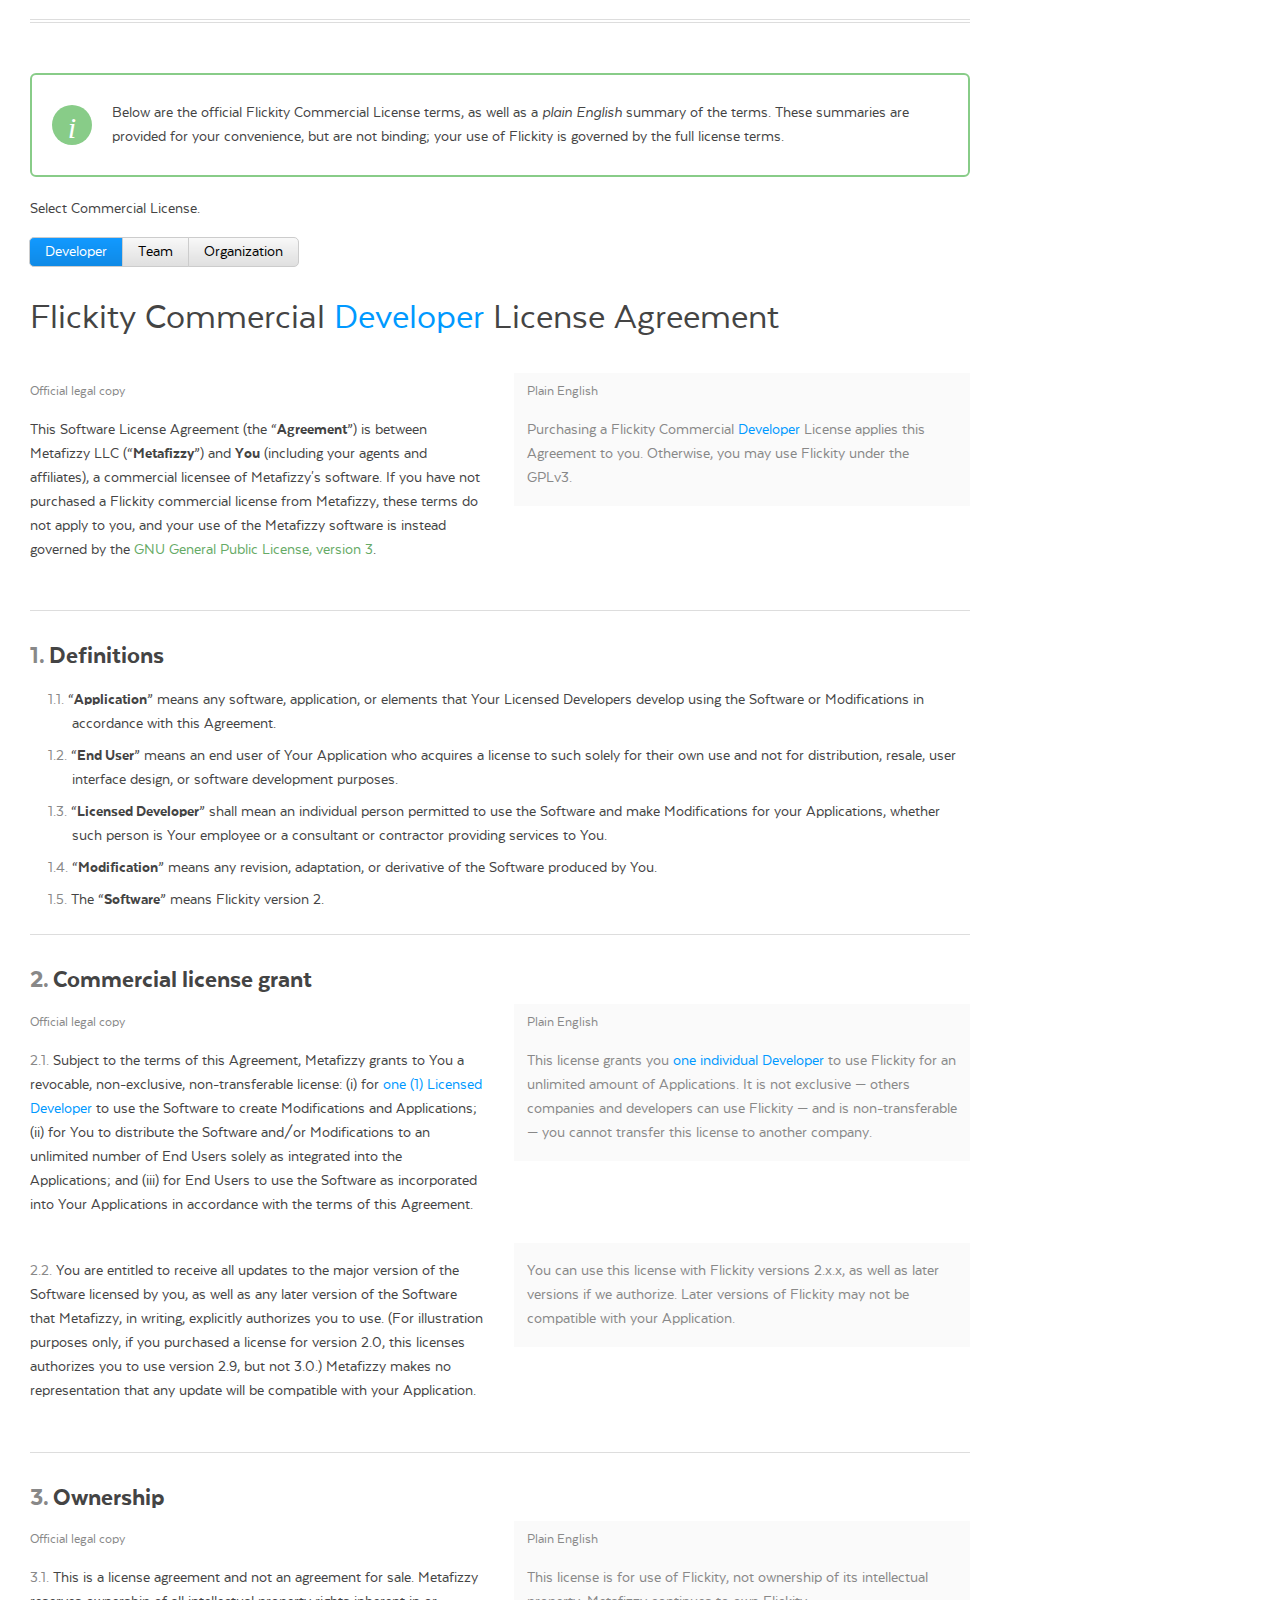
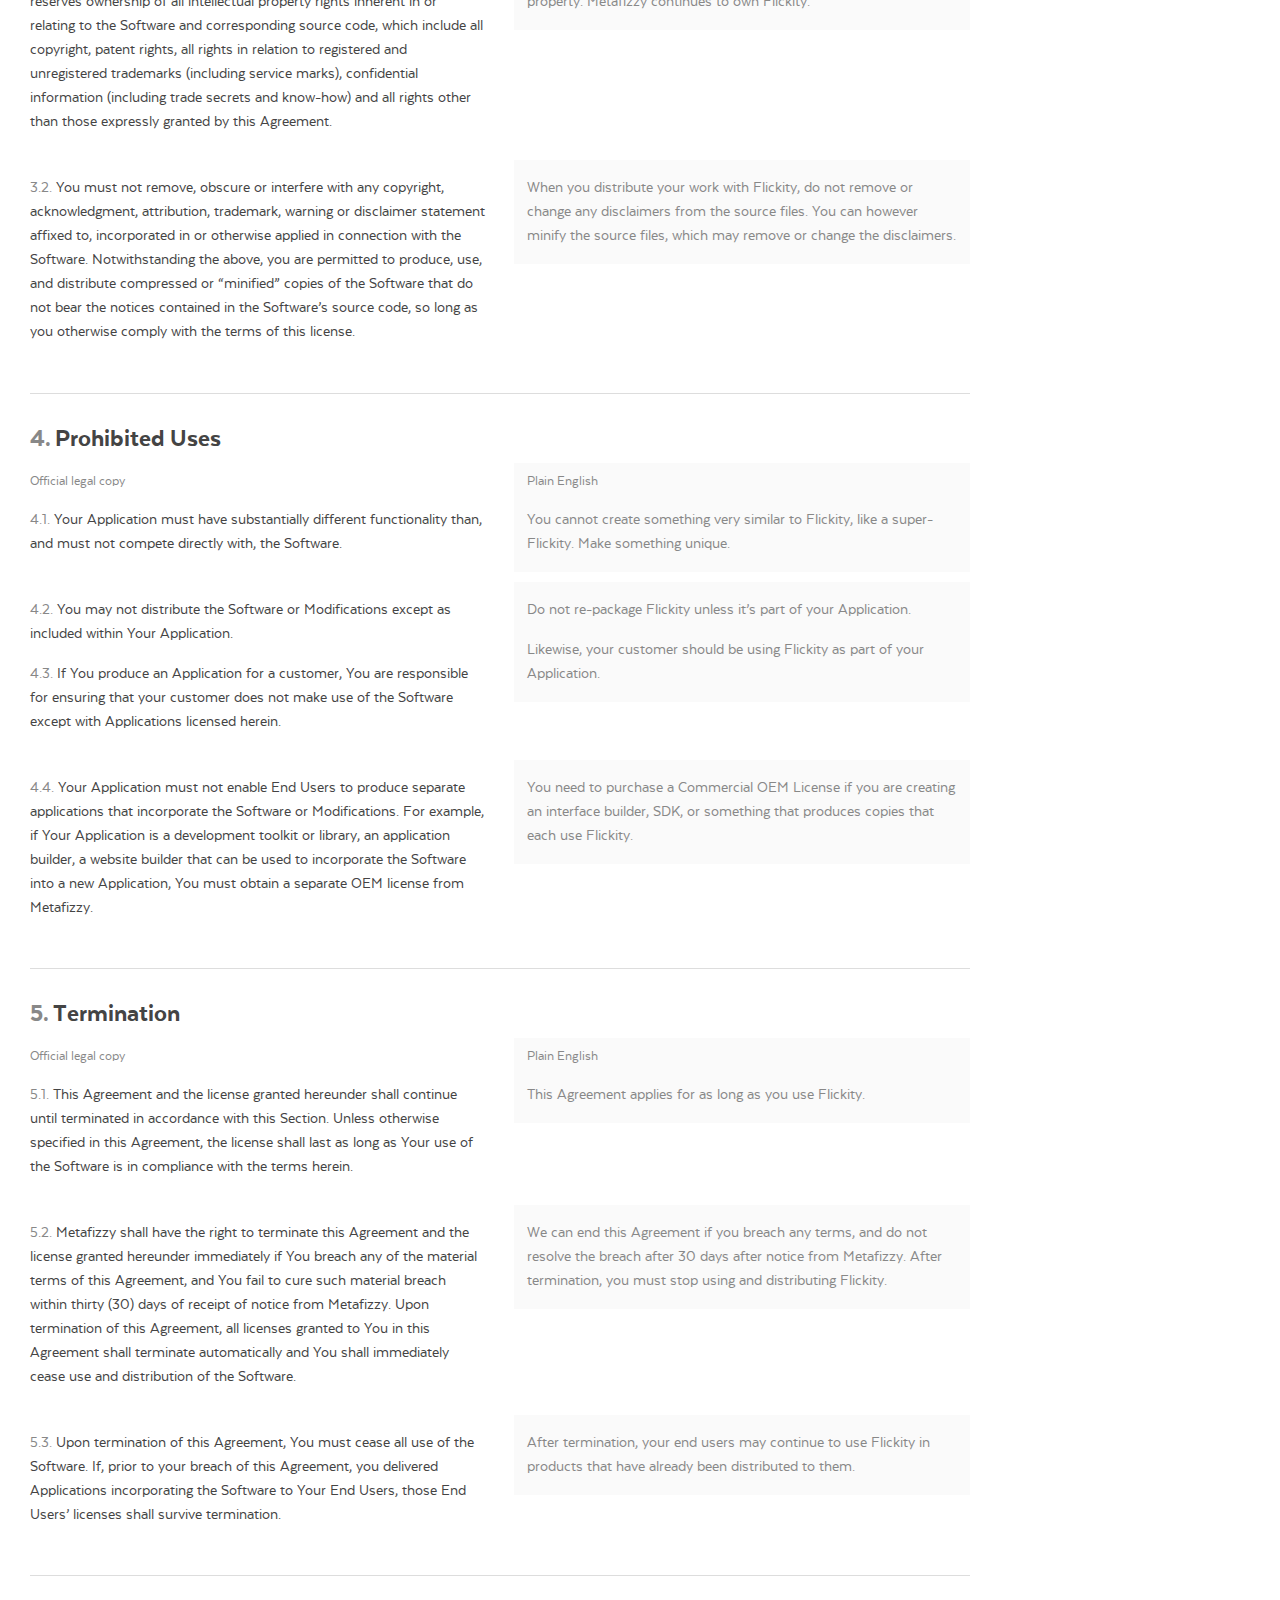
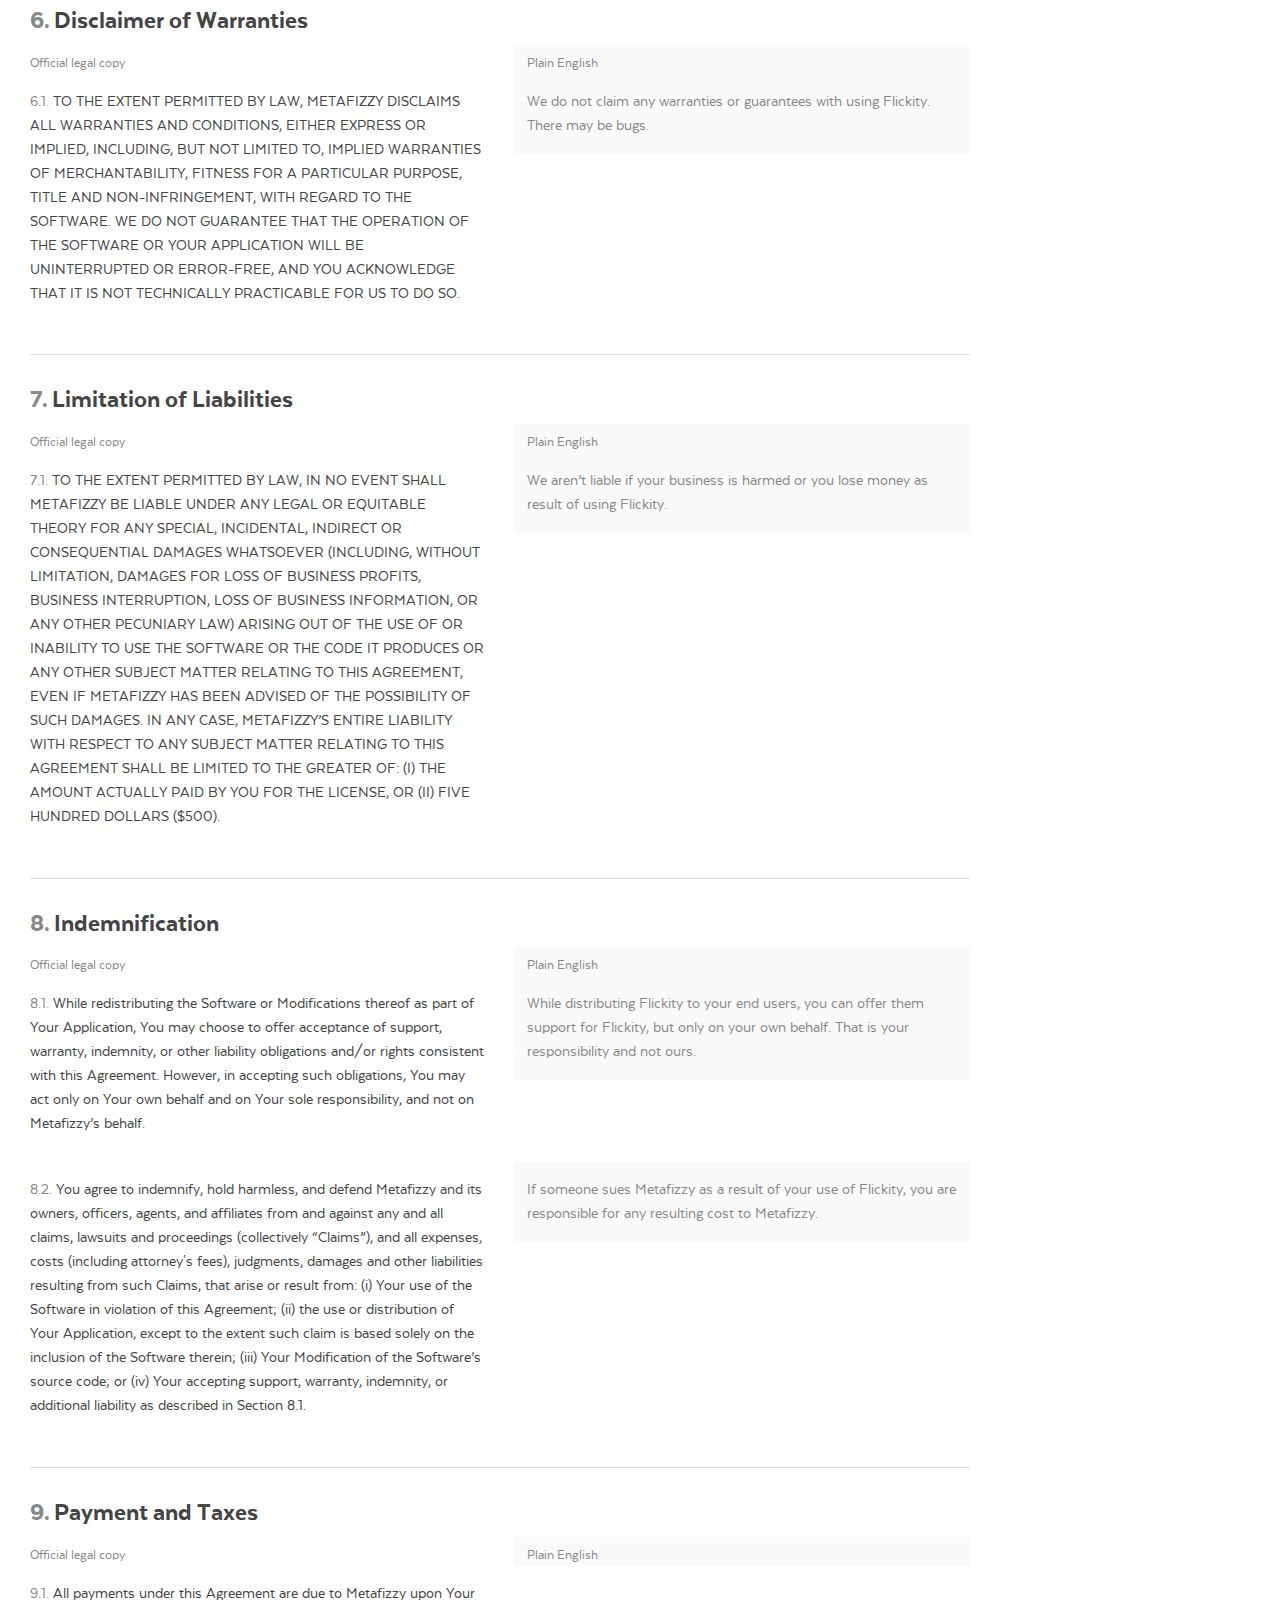
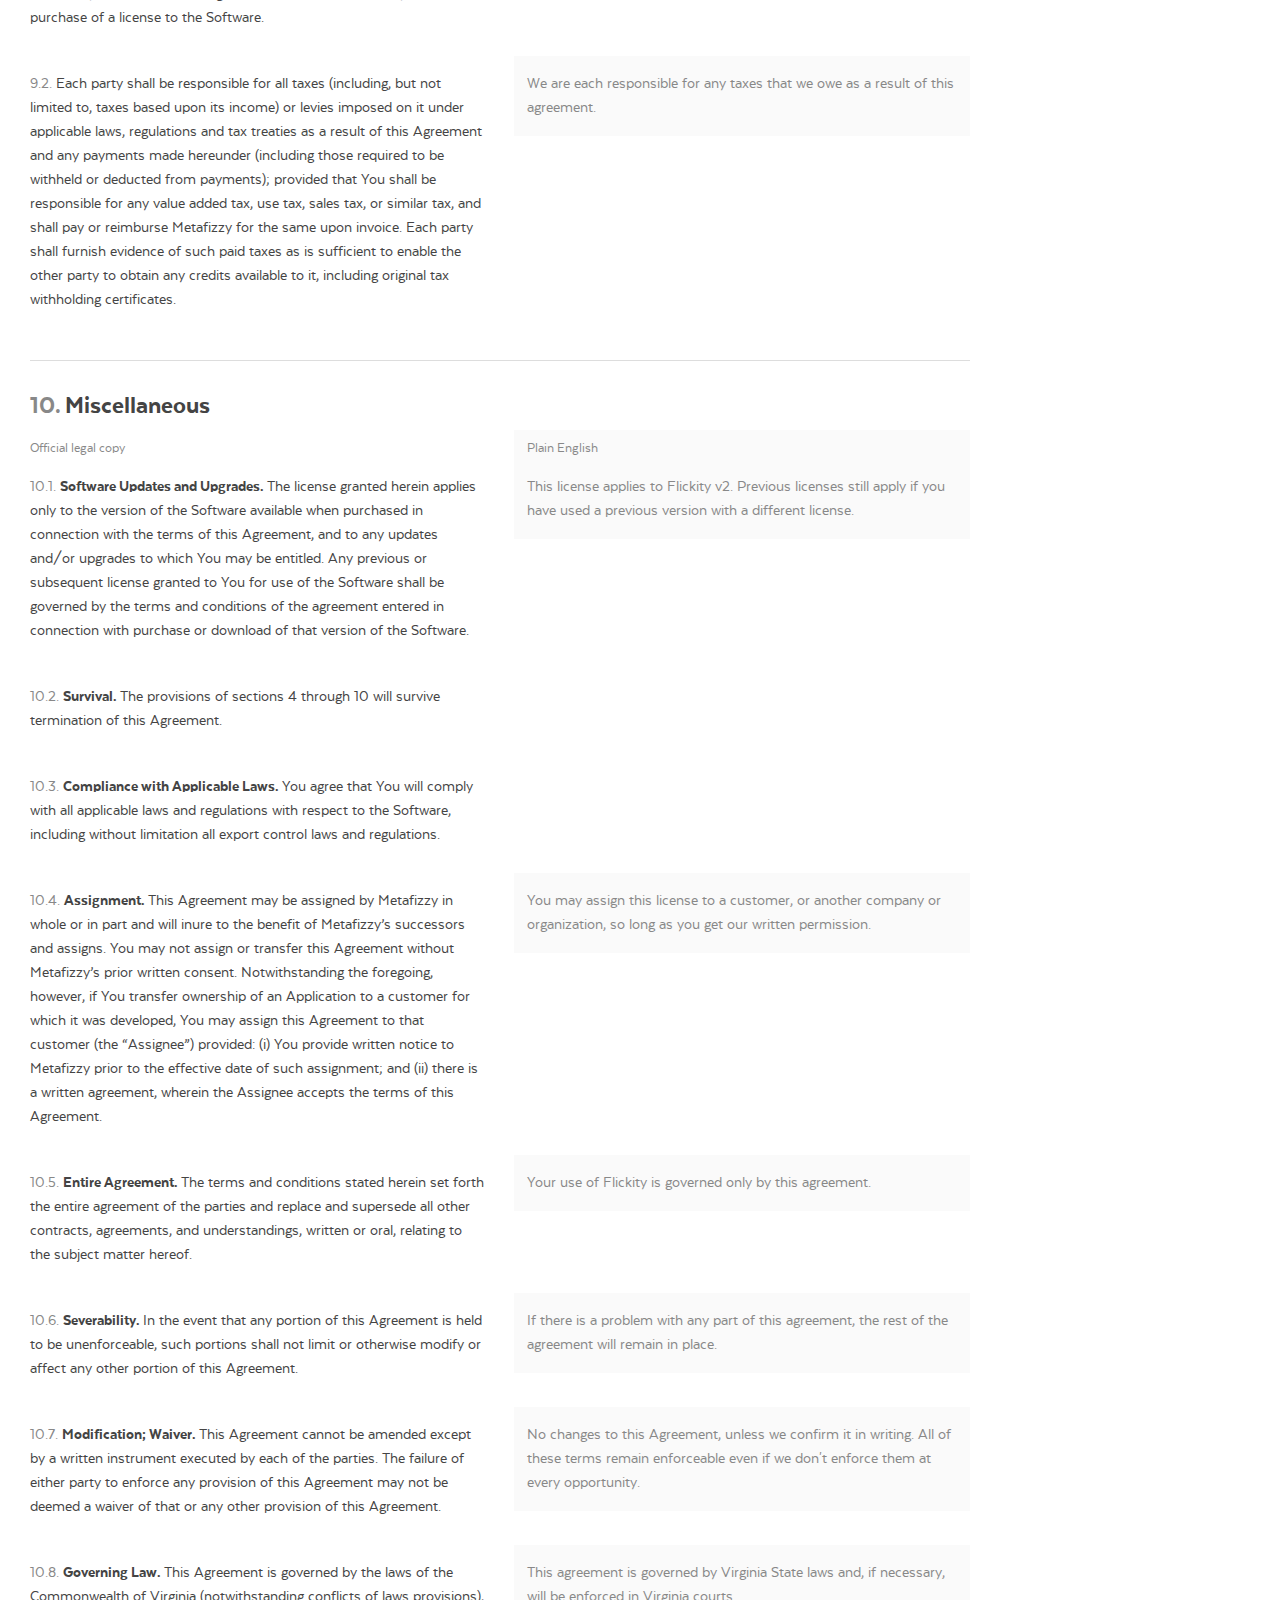
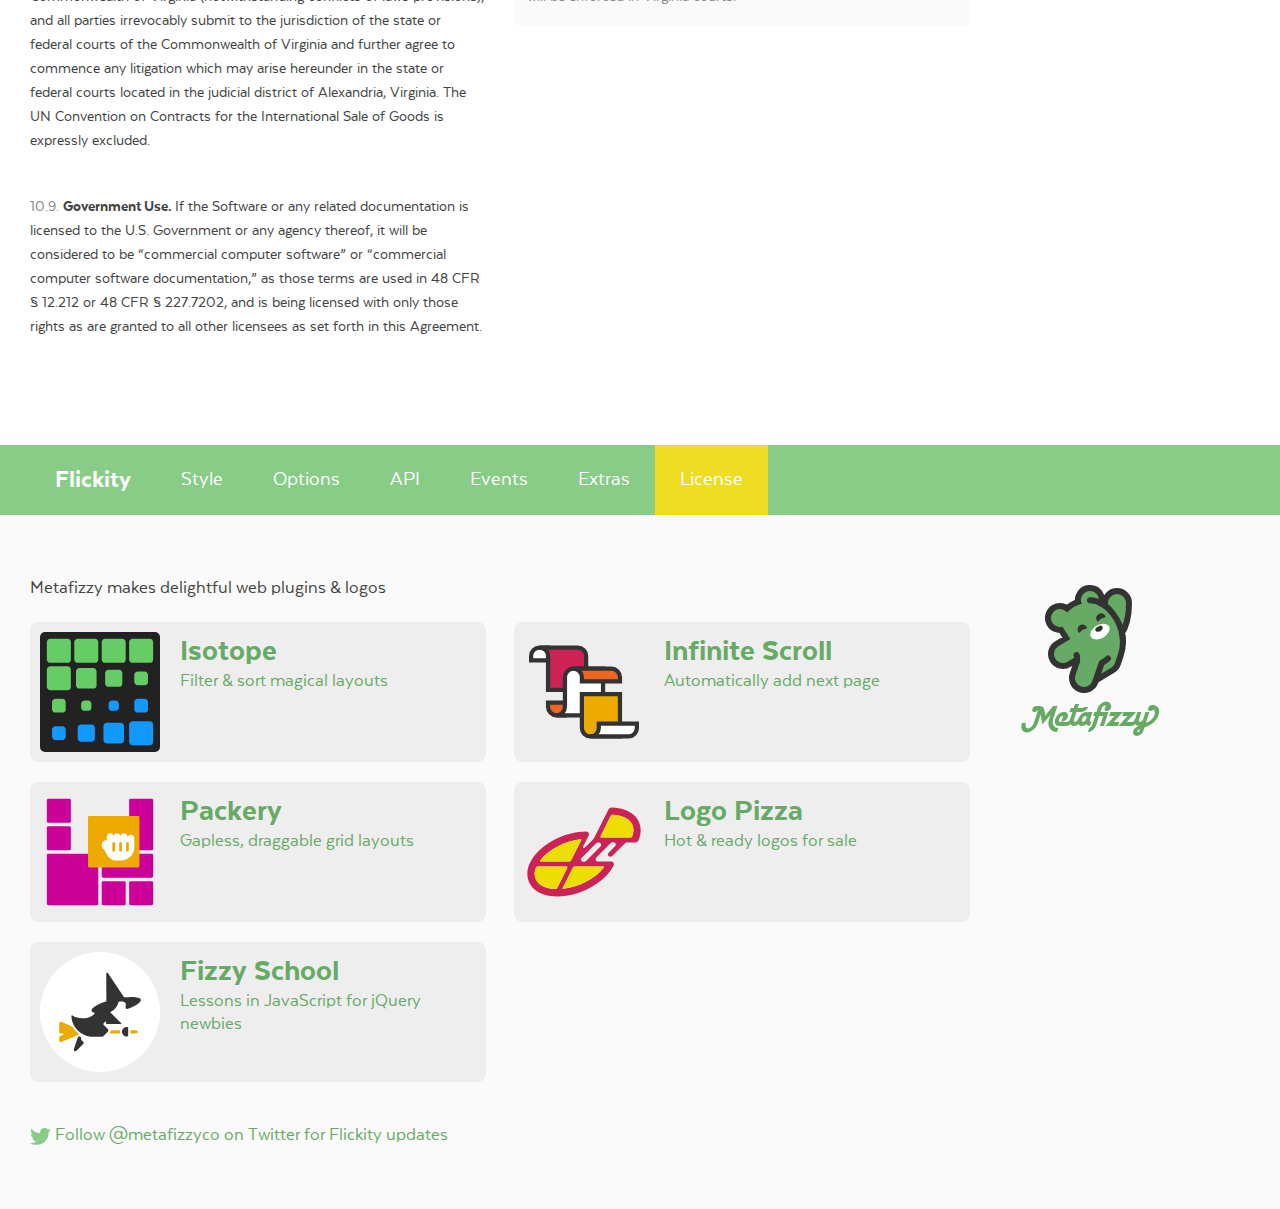
<file: flickity-docs/license.html>
<!doctype html>
<html lang="en" class="export">
<head>
  <meta charset="utf-8">
  <meta name="description" content="Touch, responsive, flickable carousels">
  <meta name="viewport" content="width=device-width">

  <title>Flickity &#xB7; License</title>

    <link rel="stylesheet" href="css/flickity-docs.css?6" media="screen">

  <meta name="twitter:card" content="summary">
  <meta name="twitter:site" content="@metafizzyco">
  <meta name="twitter:url" content="https://flickity.metafizzy.co/license.html">
  <meta name="twitter:title" content="Flickity License">
  <meta name="twitter:description" content="Touch, responsive, flickable carousels">

</head>
<body class="page--license">


<nav class="site-nav">
  <div class="container">
    <ul class="site-nav__list">
      <li class="site-nav__item site-nav__item--homepage"><a href=".">Flickity</a></li>
      <li class="site-nav__item site-nav__item--style"><a href="style.html">Style</a></li>
      <li class="site-nav__item site-nav__item--options"><a href="options.html">Options</a></li>
      <li class="site-nav__item site-nav__item--api"><a href="api.html">API</a></li>
      <li class="site-nav__item site-nav__item--events"><a href="events.html">Events</a></li>
      <li class="site-nav__item site-nav__item--extras"><a href="extras.html">Extras</a></li>
      <li class="site-nav__item site-nav__item--license"><a href="license.html">License</a></li>
    </ul>
  </div>
</nav>


<div class="main">
  <div class="container">
      <h1 class="page-title">License</h1>


    <ul class="page-nav" data-js="page-nav">
<li class="page-nav__item page-nav__item--h2"><a href="#flickity-licenses">Flickity licenses</a></li>
<li class="page-nav__item page-nav__item--h3"><a href="#open-source-license">Open source license</a></li>
<li class="page-nav__item page-nav__item--h3"><a href="#commercial-license">Commercial license</a></li>
<li class="page-nav__item page-nav__item--h3"><a href="#purchasing-a-commercial-license">Purchasing a commercial license</a></li>
<li class="page-nav__item page-nav__item--h3"><a href="#commercial-oem-license">Commercial OEM license</a></li>
<li class="page-nav__item page-nav__item--h2"><a href="#flickity-commercial-license-agreement">Flickity Commercial License&#xA0;Agreement</a></li>
<li class="page-nav__item page-nav__item--h3"><a href="#definitions">Definitions</a></li>
<li class="page-nav__item page-nav__item--h3"><a href="#commercial-license-grant">Commercial license grant</a></li>
<li class="page-nav__item page-nav__item--h3"><a href="#ownership">Ownership</a></li>
<li class="page-nav__item page-nav__item--h3"><a href="#prohibited-uses">Prohibited Uses</a></li>
<li class="page-nav__item page-nav__item--h3"><a href="#termination">Termination</a></li>
<li class="page-nav__item page-nav__item--h3"><a href="#disclaimer-of-warranties">Disclaimer of Warranties</a></li>
<li class="page-nav__item page-nav__item--h3"><a href="#limitation-of-liabilities">Limitation of Liabilities</a></li>
<li class="page-nav__item page-nav__item--h3"><a href="#indemnification">Indemnification</a></li>
<li class="page-nav__item page-nav__item--h3"><a href="#payment-and-taxes">Payment and Taxes</a></li>
<li class="page-nav__item page-nav__item--h3"><a href="#miscellaneous">Miscellaneous</a></li>
</ul>


<h2 id="flickity-licenses">Flickity licenses</h2>

<p>Flickity has three kinds of licenses: open-source, commercial, and OEM.</p>


<h3 id="open-source-license">Open source license</h3>

<p>The open source license is designed for you to use Flickity to build open source and personal projects. The Flickity open source license is <a href="https://www.gnu.org/licenses/gpl-3.0.html">GPLv3</a>. The GPLv3 has many terms, but the most important is how <a href="https://www.gnu.org/licenses/gpl-3.0.html#section5">it is <em>sticky</em> when you distribute your work publicly</a>. From the <a href="https://www.gnu.org/licenses/gpl-faq.html#GPLRequireSourcePostedPublic">GPL FAQ</a>:</p>

<blockquote>
  <p>If you release the modified version to the public in some way, the GPL requires you to make the modified source code available to the program&apos;s users, under the GPL.</p>
</blockquote>

<p>Releasing your project that uses Flickity under the GPLv3, in turn, requires your project to be licensed under the GPLv3. If you are okay with this, feel free to use Flickity under the GPLv3, without purchasing a commercial license.</p>


<h3 id="commercial-license">Commercial license</h3>

<p>The commercial license is designed to for you to use Flickity in commercial products and applications, without the provisions of the GPLv3. With the commercial license, your code is kept propietary, to yourself. If you want to use Flickity to develop commercial sites, themes, projects, and applications, the commercial license is the appropriate license.</p>


<h3 id="purchasing-a-commercial-license">Purchasing a commercial license</h3>

<p>Purchasing takes a minute. Our purchasing form accepts credit cards or PayPal. Once purchased, you&#x2019;ll receive a commercial license PDF and you will be all set to use Flickity in your commercial applications. With the purchase of a commercial license:</p>

<ul>
  <li>You may use Flickity in as many commercial applications you like.</li>
  <li>You may use Flickity in your own commercial applications and products. For example: premium WordPress, Tumblr, or other CMS themes, plugins and templates.</li>
  <li>Customers and users of your products do not need to purchase their own license &#x2014; so long as they are not developing their own commercial products with Flickity.</li>
</ul>

<p>Commercial Licenses are priced per team member. A team member is someone on your team working on a project that uses Flickity.</p>

<div class="duo">
  <div class="duo__cell duo__cell--license-option">
    <p>The <strong>Flickity Commercial Developer License</strong> is for individual developers. Each individual developer or team member needs to purchase a separate license.</p>
  </div>
  <div class="duo__cell">
      <a class="buy-button" href="https://gum.co/flickity-dev">
        <span class="buy-button__project">Flickity Commercial</span>
        <span class="buy-button__title">Developer</span>
        <span class="buy-button__license">License</span>
        <span class="buy-button__for">for 1 developer</span>
        <span class="buy-button__price">
          <span class="buy-button__price__dollar">$</span><span class="buy-button__price__value">25</span>
        </span>
      </a>
  </div>
</div>

<div class="duo">
  <div class="duo__cell duo__cell--license-option">
    <p>The <strong>Flickity Commercial Team License</strong> is for up to 8 team members.</p>
  </div>
  <div class="duo__cell">
      <a class="buy-button" href="https://gum.co/flickity-team">
        <span class="buy-button__project">Flickity Commercial</span>
        <span class="buy-button__title">Team</span>
        <span class="buy-button__license">License</span>
        <span class="buy-button__for">for up to 8 developers</span>
        <span class="buy-button__price">
          <span class="buy-button__price__dollar">$</span><span class="buy-button__price__value">110</span>
        </span>
      </a>
  </div>
</div>

<div class="duo">
  <div class="duo__cell duo__cell--license-option">
    <p>The <strong>Flickity Commercial Organization License</strong> is for an unlimited number of team members. This license covers the entire team no matter how many people are working on it.</p>
  </div>
  <div class="duo__cell">
      <a class="buy-button" href="https://gum.co/flickity-org">
        <span class="buy-button__project">Flickity Commercial</span>
        <span class="buy-button__title">Organization</span>
        <span class="buy-button__license">License</span>
        <span class="buy-button__for">for Unlimited developers</span>
        <span class="buy-button__price">
          <span class="buy-button__price__dollar">$</span><span class="buy-button__price__value">320</span>
        </span>
      </a>
  </div>
</div>

<p>Read the <a href="#flickity-commercial-license-agreement">Flickity Commercial License Agreement</a> below for complete terms and details.</p>

<p>For any questions about licensing, contact us <a href="mailto:licensing@metafizzy.co">licensing@metafizzy.co</a>.</p>


<h3 id="commercial-oem-license">Commercial OEM license</h3>

<p>If you want to include Flickity as part of a commercial interface builder, SDK, or toolkit, choose the Commercial OEM license. Commercial OEM licenses are customized for each customer. Contact <a href="mailto:licensing@metafizzy.co">licensing@metafizzy.co</a>.</p>


<div class="commercial-license-agreement" data-js="commercial-license-agreement">

  <h2 id="flickity-commercial-license-agreement">Flickity Commercial License&#xA0;Agreement</h2>

  <div class="call-out call-out--chill">
    <p>Below are the official Flickity Commercial License terms, as well as a <em>plain English</em> summary of the terms. These summaries are provided for your convenience, but are not binding; your use of Flickity is governed by the full license terms.</p>
  </div>

  <p>Select Commercial License.</p>

  <div class="button-group button-row">
    <button class="button button--developer is-selected" data-license-option="developer">Developer</button>
    <button class="button button--team" data-license-option="team">Team</button>
    <button class="button button--organization" data-license-option="organization">Organization</button>
  </div>

  <div class="duo duo--legal duo--legal--first">
    <div class="duo__cell duo--legal__official">
      <p id="agreement-p1">This Software License Agreement (the &#x201C;<strong>Agreement</strong>&#x201D;) is between Metafizzy LLC (&#x201C;<strong>Metafizzy</strong>&#x201D;) and <strong>You</strong> (including your agents and affiliates), a commercial licensee of Metafizzy&apos;s software. If you have not purchased a Flickity commercial license from Metafizzy, these terms do not apply to you, and your use of the Metafizzy software is instead governed by the <a href="https://www.gnu.org/licenses/gpl-3.0.html">GNU General Public License, version 3</a>.</p>
    </div>
    <div class="duo__cell duo--legal__plain">
      <p>Purchasing a Flickity Commercial <span data-license-property="title"></span> License applies this Agreement to you. Otherwise, you may use Flickity under the GPLv3.</p>
    </div>
  </div>

  <h3 id="definitions">Definitions</h3>

  <ol class="cla__definitions-list">
    <li>&#x201C;<strong>Application</strong>&#x201D; means any software, application, or elements that Your Licensed Developers develop using the Software or Modifications in accordance with this Agreement.</li>
    <li>&#x201C;<strong>End User</strong>&#x201D; means an end user of Your Application who acquires a license to such solely for their own use and not for distribution, resale, user interface design, or software development purposes.</li>
    <li>&#x201C;<strong>Licensed Developer</strong>&#x201D; shall mean an individual person permitted to use the Software and make Modifications for your Applications, whether such person is Your employee or a consultant or contractor providing services to You. </li>
    <li>&#x201C;<strong>Modification</strong>&#x201D; means any revision, adaptation, or derivative of the Software produced by You.</li>
    <li>The &#x201C;<strong>Software</strong>&#x201D; means Flickity version 2.</li>
  </ol>

  <h3 id="commercial-license-grant">Commercial license grant</h3>

  <div class="duo duo--legal duo--legal--first">
    <div class="duo__cell duo--legal__official">
      <p id="grant-p1" class="cla__part">Subject to the terms of this Agreement, Metafizzy grants to You a revocable, non-exclusive, non-transferable license: (i) for <span data-license-property="for-official">one (1) Licensed Developer</span> to use the Software to create Modifications and Applications; (ii) for You to distribute the Software and/or Modifications to an unlimited number of End Users solely as integrated into the Applications; and (iii) for End Users to use the Software as incorporated into Your Applications in accordance with the terms of this Agreement.</p>
    </div>
    <div class="duo__cell duo--legal__plain">
      <p>This license grants you <span data-license-property="for-plain">one individual Developer</span> to use Flickity for an unlimited amount of Applications. It is not exclusive &#x2014; others companies and developers can use Flickity &#x2014; and is non-transferable &#x2014; you cannot transfer this license to another company.</p>
    </div>
  </div>

  <div class="duo duo--legal">
    <div class="duo__cell duo--legal__official">
      <p id="grant-p2" class="cla__part">You are entitled to receive all updates to the major version of the Software licensed by you, as well as any later version of the Software that Metafizzy, in writing, explicitly authorizes you to use. (For illustration purposes only, if you purchased a license for version 2.0, this licenses authorizes you to use version 2.9, but not 3.0.) Metafizzy makes no representation that any update will be compatible with your Application.</p>
    </div>
    <div class="duo__cell duo--legal__plain">
      <p>You can use this license with Flickity versions 2.x.x, as well as later versions if we authorize. Later versions of Flickity may not be compatible with your Application.</p>
    </div>
  </div>

  <h3 id="ownership">Ownership</h3>

  <div class="duo duo--legal duo--legal--first">
    <div class="duo__cell duo--legal__official">
      <p id="ownership-p1" class="cla__part">This is a license agreement and not an agreement for sale. Metafizzy reserves ownership of all intellectual property rights inherent in or relating to the Software and corresponding source code, which include all copyright, patent rights, all rights in relation to registered and unregistered trademarks (including service marks), confidential information (including trade secrets and know-how) and all rights other than those expressly granted by this Agreement.</p>
    </div>
    <div class="duo__cell duo--legal__plain">
      <p>This license is for use of Flickity, not ownership of its intellectual property. Metafizzy continues to own Flickity.</p>
    </div>
  </div>

  <div class="duo duo--legal">
    <div class="duo__cell duo--legal__official">
      <p id="ownership-p2" class="cla__part">You must not remove, obscure or interfere with any copyright, acknowledgment, attribution, trademark, warning or disclaimer statement affixed to, incorporated in or otherwise applied in connection with the Software. Notwithstanding the above, you are permitted to produce, use, and distribute compressed or &#x201C;minified&#x201D; copies of the Software that do not bear the notices contained in the Software&#x2019;s source code, so long as you otherwise comply with the terms of this license.</p>
    </div>
    <div class="duo__cell duo--legal__plain">
      <p>When you distribute your work with Flickity, do not remove or change any disclaimers from the source files. You can however minify the source files, which may remove or change the disclaimers.</p>
    </div>
  </div>

  <h3 id="prohibited-uses">Prohibited Uses</h3>

  <div class="duo duo--legal duo--legal--first">
    <div class="duo__cell duo--legal__official">
      <p id="prohibited-p1" class="cla__part">Your Application must have substantially different functionality than, and must not compete directly with, the Software.</p>
    </div>
    <div class="duo__cell duo--legal__plain">
      <p>You cannot create something very similar to Flickity, like a super-Flickity. Make something unique.</p>
    </div>
  </div>

  <div class="duo duo--legal">
    <div class="duo__cell duo--legal__official">
      <p id="prohibited-p2" class="cla__part">You may not distribute the Software or Modifications except as included within Your Application.</p> 
      <p id="prohibited-p3" class="cla__part">If You produce an Application for a customer, You are responsible for ensuring that your customer does not make use of the Software except with Applications licensed herein.</p>
    </div>
    <div class="duo__cell duo--legal__plain">
      <p>Do not re-package Flickity unless it&#x2019;s part of your Application.</p>
      <p>Likewise, your customer should be using Flickity as part of your Application.</p>
    </div>
  </div>

  <div class="duo duo--legal">
    <div class="duo__cell duo--legal__official">
      <p id="prohibited-p4" class="cla__part">Your Application must not enable End Users to produce separate applications that incorporate the Software or Modifications. For example, if Your Application is a development toolkit or library, an application builder, a website builder that can be used to incorporate the Software into a new Application, You must obtain a separate OEM license from Metafizzy.</p>
    </div>
    <div class="duo__cell duo--legal__plain">
      <p>You need to purchase a Commercial OEM License if you are creating an interface builder, SDK, or something that produces copies that each use Flickity.</p>
    </div>
  </div>

  <h3 id="termination">Termination</h3>

  <div class="duo duo--legal  duo--legal--first">
    <div class="duo__cell duo--legal__official">
      <p id="termination-p1" class="cla__part">This Agreement and the license granted hereunder shall continue until terminated in accordance with this Section. Unless otherwise specified in this Agreement, the license shall last as long as Your use of the Software is in compliance with the terms herein. </p>
    </div>
    <div class="duo__cell duo--legal__plain">
      <p>This Agreement applies for as long as you use Flickity.</p>
    </div>
  </div>

  <div class="duo duo--legal">
    <div class="duo__cell duo--legal__official">
      <p id="termination-p2" class="cla__part">Metafizzy shall have the right to terminate this Agreement and the license granted hereunder immediately if You breach any of the material terms of this Agreement, and You fail to cure such material breach within thirty (30) days of receipt of notice from Metafizzy. Upon termination of this Agreement, all licenses granted to You in this Agreement shall terminate automatically and You shall immediately cease use and distribution of the Software.</p>
    </div>
    <div class="duo__cell duo--legal__plain">
      <p>We can end this Agreement if you breach any terms, and do not resolve the breach after 30 days after notice from Metafizzy. After termination, you must stop using and distributing Flickity.</p>
    </div>
  </div>

  <div class="duo duo--legal">
    <div class="duo__cell duo--legal__official">
      <p id="termination-p3" class="cla__part">Upon termination of this Agreement, You must cease all use of the Software. If, prior to your breach of this Agreement, you delivered Applications incorporating the Software to Your End Users, those End Users&#x2019; licenses shall survive termination.</p>
    </div>
    <div class="duo__cell duo--legal__plain">
      <p>After termination, your end users may continue to use Flickity in products that have already been distributed to them.</p>
    </div>
  </div>

  <h3 id="disclaimer-of-warranties">Disclaimer of Warranties</h3>

  <div class="duo duo--legal duo--legal--first">
    <div class="duo__cell duo--legal__official">
      <p class="cla__part">TO THE EXTENT PERMITTED BY LAW, METAFIZZY DISCLAIMS ALL WARRANTIES AND CONDITIONS, EITHER EXPRESS OR IMPLIED, INCLUDING, BUT NOT LIMITED TO, IMPLIED WARRANTIES OF MERCHANTABILITY, FITNESS FOR A PARTICULAR PURPOSE, TITLE AND NON-INFRINGEMENT, WITH REGARD TO THE SOFTWARE. WE DO NOT GUARANTEE THAT THE OPERATION OF THE SOFTWARE OR YOUR APPLICATION WILL BE UNINTERRUPTED OR ERROR-FREE, AND YOU ACKNOWLEDGE THAT IT IS NOT TECHNICALLY PRACTICABLE FOR US TO DO SO.</p>
    </div>
    <div class="duo__cell duo--legal__plain">
      <p>We do not claim any warranties or guarantees with using Flickity. There may be bugs.</p>
    </div>
  </div>

  <h3 id="limitation-of-liabilities">Limitation of Liabilities</h3>

  <div class="duo duo--legal duo--legal--first">
    <div class="duo__cell duo--legal__official">
      <p class="cla__part">TO THE EXTENT PERMITTED BY LAW, IN NO EVENT SHALL METAFIZZY BE LIABLE UNDER ANY LEGAL OR EQUITABLE THEORY FOR ANY SPECIAL, INCIDENTAL, INDIRECT OR CONSEQUENTIAL DAMAGES WHATSOEVER (INCLUDING, WITHOUT LIMITATION, DAMAGES FOR LOSS OF BUSINESS PROFITS, BUSINESS INTERRUPTION, LOSS OF BUSINESS INFORMATION, OR ANY OTHER PECUNIARY LAW) ARISING OUT OF THE USE OF OR INABILITY TO USE THE SOFTWARE OR THE CODE IT PRODUCES OR ANY OTHER SUBJECT MATTER RELATING TO THIS AGREEMENT, EVEN IF METAFIZZY HAS BEEN ADVISED OF THE POSSIBILITY OF SUCH DAMAGES. IN ANY CASE, METAFIZZY&#x2019;S ENTIRE LIABILITY WITH RESPECT TO ANY SUBJECT MATTER RELATING TO THIS AGREEMENT SHALL BE LIMITED TO THE GREATER OF: (I) THE AMOUNT ACTUALLY PAID BY YOU FOR THE LICENSE, OR (II) FIVE HUNDRED DOLLARS ($500).</p>
    </div>
    <div class="duo__cell duo--legal__plain">
      <p>We aren&#x2019;t liable if your business is harmed or you lose money as
  result of using Flickity.</p>
    </div>
  </div>

  <h3 id="indemnification">Indemnification</h3>

  <div class="duo duo--legal duo--legal--first">
    <div class="duo__cell duo--legal__official">
      <p class="cla__part">While redistributing the Software or Modifications thereof as part of Your Application, You may choose to offer acceptance of support, warranty, indemnity, or other liability obligations and/or rights consistent with this Agreement. However, in accepting such obligations, You may act only on Your own behalf and on Your sole responsibility, and not on Metafizzy&#x2019;s behalf. </p>
    </div>
    <div class="duo__cell duo--legal__plain">
      <p>While distributing Flickity to your end users, you can offer them support for Flickity, but only on your own behalf. That is your responsibility and not ours.</p>
    </div>
  </div>

  <div class="duo duo--legal">
    <div class="duo__cell duo--legal__official">
      <p class="cla__part">You agree to indemnify, hold harmless, and defend Metafizzy and its owners, officers, agents, and affiliates from and against any and all claims, lawsuits and proceedings (collectively &#x201C;Claims&#x201D;), and all expenses, costs (including attorney&apos;s fees), judgments, damages and other liabilities resulting from such Claims, that arise or result from: (i) Your use of the Software in violation of this Agreement; (ii) the use or distribution of Your Application, except to the extent such claim is based solely on the inclusion of the Software therein; (iii) Your Modification of the Software&#x2019;s source code; or (iv) Your accepting support, warranty, indemnity, or additional liability as described in Section 8.1.</p>
    </div>
    <div class="duo__cell duo--legal__plain">
      <p>If someone sues Metafizzy as a result of your use of Flickity, you are responsible for any resulting cost to Metafizzy.</p>
    </div>
  </div>

  <h3 id="payment-and-taxes">Payment and Taxes</h3>

  <div class="duo duo--legal duo--legal--first">
    <div class="duo__cell duo--legal__official">
      <p class="cla__part">All payments under this Agreement are due to Metafizzy upon Your purchase of a license to the Software.</p>
    </div>
    <div class="duo__cell duo--legal__plain">
    </div>
  </div>

  <div class="duo duo--legal">
    <div class="duo__cell duo--legal__official">
      <p class="cla__part">Each party shall be responsible for all taxes (including, but not limited to, taxes based upon its income) or levies imposed on it under applicable laws, regulations and tax treaties as a result of this Agreement and any payments made hereunder (including those required to be withheld or deducted from payments); provided that You shall be responsible for any value added tax, use tax, sales tax, or similar tax,  and shall pay or reimburse Metafizzy for the same upon invoice. Each party shall furnish evidence of such paid taxes as is sufficient to enable the other party to obtain any credits available to it, including original tax withholding certificates.</p>
    </div>
    <div class="duo__cell duo--legal__plain">
      <p>We are each responsible for any taxes that we owe as a result of this agreement.</p>
    </div>
  </div>

  <h3 id="miscellaneous">Miscellaneous</h3>

  <div class="duo duo--legal duo--legal--first">
    <div class="duo__cell duo--legal__official">
      <p class="cla__part"><strong>Software Updates and Upgrades.</strong> The license granted herein applies only to the version of the Software available when purchased in connection with the terms of this Agreement, and to any updates and/or upgrades to which You may be entitled. Any previous or subsequent license granted to You for use of the Software shall be governed by the terms and conditions of the agreement entered in connection with purchase or download of that version of the Software.</p>
    </div>
    <div class="duo__cell duo--legal__plain">
      <p>This license applies to Flickity v2. Previous licenses still apply if you have used a previous version with a different license.</p>
    </div>
  </div>

  <div class="duo duo--legal">
    <div class="duo__cell duo--legal__official">
      <p class="cla__part"><strong>Survival.</strong> The provisions of sections 4 through 10 will survive termination of this Agreement.</p>
    </div>
    <div class="duo__cell duo--legal__plain">
    </div>
  </div>

  <div class="duo duo--legal">
    <div class="duo__cell duo--legal__official">
      <p class="cla__part"><strong>Compliance with Applicable Laws.</strong> You agree that You will comply with all applicable laws and regulations with respect to the Software, including without limitation all export control laws and regulations.</p>
    </div>
    <div class="duo__cell duo--legal__plain">
    </div>
  </div>

  <div class="duo duo--legal">
    <div class="duo__cell duo--legal__official">
      <p class="cla__part"><strong>Assignment.</strong> This Agreement may be assigned by Metafizzy in whole or in part and will inure to the benefit of Metafizzy&#x2019;s successors and assigns. You may not assign or transfer this Agreement without Metafizzy&#x2019;s prior written consent. Notwithstanding the foregoing, however, if You transfer ownership of an Application to a customer for which it was developed, You may assign this Agreement to that customer (the &#x201C;Assignee&#x201D;) provided: (i) You provide written notice to Metafizzy prior to the effective date of such assignment; and (ii) there is a written agreement, wherein the Assignee accepts the terms of this Agreement.</p>
    </div>
    <div class="duo__cell duo--legal__plain">
      <p>You may assign this license to a customer, or another company or organization, so long as you get our written permission.</p>
    </div>
  </div>

  <div class="duo duo--legal">
    <div class="duo__cell duo--legal__official">
      <p class="cla__part"><strong>Entire Agreement.</strong> The terms and conditions stated herein set forth the entire agreement of the parties and replace and supersede all other contracts, agreements, and understandings, written or oral, relating to the subject matter hereof.</p>
    </div>
    <div class="duo__cell duo--legal__plain">
      <p>Your use of Flickity is governed only by this agreement.</p>
    </div>
  </div>

  <div class="duo duo--legal">
    <div class="duo__cell duo--legal__official">
      <p class="cla__part"><strong>Severability.</strong> In the event that any portion of this Agreement is held to be unenforceable, such portions shall not limit or otherwise modify or affect any other portion of this Agreement.</p>
    </div>
    <div class="duo__cell duo--legal__plain">
      <p>If there is a problem with any part of this agreement, the rest of the agreement will remain in place.</p>
    </div>
  </div>

  <div class="duo duo--legal">
    <div class="duo__cell duo--legal__official">
      <p class="cla__part"><strong>Modification; Waiver.</strong> This Agreement cannot be amended except by a written instrument executed by each of the parties. The failure of either party to enforce any provision of this Agreement may not be deemed a waiver of that or any other provision of this Agreement.</p>
    </div>
    <div class="duo__cell duo--legal__plain">
      <p>No changes to this Agreement, unless we confirm it in writing. All of these terms remain enforceable even if we don&apos;t enforce them at every opportunity.</p>
    </div>
  </div>

  <div class="duo duo--legal">
    <div class="duo__cell duo--legal__official">
      <p class="cla__part"><strong>Governing Law.</strong> This Agreement is governed by the laws of the Commonwealth of Virginia (notwithstanding conflicts of laws provisions), and all parties irrevocably submit to the jurisdiction of the state or federal courts of the Commonwealth of Virginia and further agree to commence any litigation which may arise hereunder in the state or federal courts located in the judicial district of Alexandria, Virginia. The UN Convention on Contracts for the International Sale of Goods is expressly excluded.</p>
    </div>
    <div class="duo__cell duo--legal__plain">
      <p>This agreement is governed by Virginia State laws and, if necessary, will be enforced in Virginia courts.</p>
    </div>
  </div>

  <div class="duo duo--legal">
    <div class="duo__cell duo--legal__official">
      <p class="cla__part"><strong>Government Use.</strong> If the Software or any related documentation is licensed to the U.S. Government or any agency thereof, it will be considered to be &#x201C;commercial computer software&#x201D; or &#x201C;commercial computer software documentation,&#x201D; as those terms are used in 48 CFR &#xA7; 12.212 or 48 CFR &#xA7; 227.7202, and is being licensed with only those rights as are granted to all other licensees as set forth in this Agreement.</p>
    </div>
    <div class="duo__cell duo--legal__plain">
    </div>
  </div>

</div> 

  </div>
</div>

<nav class="site-nav">
  <div class="container">
    <ul class="site-nav__list">
      <li class="site-nav__item site-nav__item--homepage"><a href=".">Flickity</a></li>
      <li class="site-nav__item site-nav__item--style"><a href="style.html">Style</a></li>
      <li class="site-nav__item site-nav__item--options"><a href="options.html">Options</a></li>
      <li class="site-nav__item site-nav__item--api"><a href="api.html">API</a></li>
      <li class="site-nav__item site-nav__item--events"><a href="events.html">Events</a></li>
      <li class="site-nav__item site-nav__item--extras"><a href="extras.html">Extras</a></li>
      <li class="site-nav__item site-nav__item--license"><a href="license.html">License</a></li>
    </ul>
  </div>
</nav>

<footer class="site-footer">

  <div class="container">

    <p class="site-footer__copy">Metafizzy makes delightful web plugins &amp; logos</p>

    <div class="showcase">
    
      <ul class="showcase-item-list">
          <li class="showcase-item">
            <a class="showcase-item__link" href="https://isotope.metafizzy.co">
              <div class="showcase-item__image">
                  <svg class="isotope-illo" xmlns="http://www.w3.org/2000/svg" viewbox="0 0 350 350" width="100" height="100">
                    <path class="isotope-illo__color1" fill="#6C6" d="M80 170H30c-6 0-10-5-10-10v-50c0-6 5-10 10-10h50c6 0 10 5 10 10v50C90 166 86 170 80 170z"/>
                    <path class="isotope-illo__color1" fill="#6C6" d="M80 90H30c-6 0-10-5-10-10V30c0-6 5-10 10-10h50c6 0 10 5 10 10v50C90 86 86 90 80 90z"/>
                    <path class="isotope-illo__color1" fill="#6C6" d="M160 90h-50c-6 0-10-5-10-10V30c0-6 5-10 10-10h50c6 0 10 5 10 10v50C170 86 166 90 160 90z"/>
                    <path class="isotope-illo__color1" fill="#6C6" d="M240 90h-50c-6 0-10-5-10-10V30c0-6 5-10 10-10h50c6 0 10 5 10 10v50C250 86 246 90 240 90z"/>
                    <path class="isotope-illo__color1" fill="#6C6" d="M320 90h-50c-6 0-10-5-10-10V30c0-6 5-10 10-10h50c6 0 10 5 10 10v50C330 86 326 90 320 90z"/>
                    <path class="isotope-illo__color1" fill="#6C6" d="M155 165h-40c-6 0-10-5-10-10v-40c0-6 5-10 10-10h40c6 0 10 5 10 10v40 C165 161 161 165 155 165z"/>
                    <path class="isotope-illo__color1" fill="#6C6" d="M230 160h-30c-6 0-10-5-10-10v-30c0-6 5-10 10-10h30c6 0 10 5 10 10v30 C240 156 236 160 230 160z"/>
                    <path class="isotope-illo__color1" fill="#6C6" d="M305 155h-20c-6 0-10-5-10-10v-20c0-6 5-10 10-10h20c6 0 10 5 10 10v20 C315 151 311 155 305 155z"/>
                    <path class="isotope-illo__color1" fill="#6C6" d="M65 235H45c-6 0-10-5-10-10v-20c0-6 5-10 10-10h20c6 0 10 5 10 10v20C75 231 71 235 65 235z"/>
                    <path class="isotope-illo__color1" fill="#6C6" d="M140 230h-10c-6 0-10-5-10-10v-10c0-6 5-10 10-10h10c6 0 10 5 10 10v10 C150 226 146 230 140 230z"/>
                    <path class="isotope-illo__color2" fill="#19F" d="M305 235h-20c-6 0-10-5-10-10v-20c0-6 5-10 10-10h20c6 0 10 5 10 10v20 C315 231 311 235 305 235z"/>
                    <path class="isotope-illo__color2" fill="#19F" d="M65 315H45c-6 0-10-5-10-10v-20c0-6 5-10 10-10h20c6 0 10 5 10 10v20C75 311 71 315 65 315z"/>
                    <path class="isotope-illo__color2" fill="#19F" d="M150 320h-30c-6 0-10-5-10-10v-30c0-6 5-10 10-10h30c6 0 10 5 10 10v30 C160 316 156 320 150 320z"/>
                    <path class="isotope-illo__color2" fill="#19F" d="M220 230h-10c-6 0-10-5-10-10v-10c0-6 5-10 10-10h10c6 0 10 5 10 10v10 C230 226 226 230 220 230z"/>
                    <path class="isotope-illo__color2" fill="#19F" d="M235 325h-40c-6 0-10-5-10-10v-40c0-6 5-10 10-10h40c6 0 10 5 10 10v40 C245 321 241 325 235 325z"/>
                    <path class="isotope-illo__color2" fill="#19F" d="M320 330h-50c-6 0-10-5-10-10v-50c0-6 5-10 10-10h50c6 0 10 5 10 10v50 C330 326 326 330 320 330z"/>
                  </svg>
              </div>
              <div class="showcase-item__text">
                <h3 class="showcase-item__title">Isotope</h3>
                <p class="showcase-item__description">Filter &amp; sort magical layouts</p>
              </div>
            </a>
          </li>
    
          <li class="showcase-item">
            <a class="showcase-item__link" href="https://infinite-scroll.com">
              <div class="showcase-item__image">
                  <svg class="infinite-scroll-illo" xmlns="http://www.w3.org/2000/svg" viewbox="0 0 520 520" width="200" height="200">
                    <path class="infinite-scroll-illo__page infinite-scroll-illo__page--back" d="M90,110H10V90c0-22,18-40,40-40h40V110z"/>
                    <path class="infinite-scroll-illo__page infinite-scroll-illo__page--front1" d="M270,90L270,90c0-22-18-40-40-40h0H50h0c22,0,40,18,40,40v0v0v160h180V90z"/>
                    <path class="infinite-scroll-illo__page infinite-scroll-illo__page--front2" d="M170,330v-20H90v20v0c0,22,18,40,40,40h0h40V330z"/>
                    <path class="infinite-scroll-illo__page infinite-scroll-illo__page--back" d="M350,150H210c-22,0-40,18-40,40v140v0c0,22-18,40-40,40h0h220V150z"/>
                    <path class="infinite-scroll-illo__page infinite-scroll-illo__page--front3" d="M430,470V270H250v160c0,22,18,40,40,40H430z"/>
                    <path class="infinite-scroll-illo__page infinite-scroll-illo__page--front2" d="M250,190v20h180v-20c0-22-18-40-40-40H210h0C232,150,250,168,250,190L250,190z"/>
                    <path class="infinite-scroll-illo__page infinite-scroll-illo__page--back" d="M330,410v20v0c0,22-18,40-40,40h0h180c22,0,40-18,40-40v-20H330z"/>
                  </svg>
              </div>
              <div class="showcase-item__text">
                <h3 class="showcase-item__title">Infinite Scroll</h3>
                <p class="showcase-item__description">Automatically add next page</p>
              </div>
            </a>
          </li>
    
    
          <li class="showcase-item">
            <a class="showcase-item__link" href="https://packery.metafizzy.co">
              <div class="showcase-item__image">
                  <svg class="packery-illo" xmlns="http://www.w3.org/2000/svg" viewbox="0 0 700 700" width="100" height="100">
                    <path class="packery-illo__item" fill="#C09" d="M172 180H48c-4 0-8-4-8-8V48c0-4 4-8 8-8h124c4 0 8 4 8 8v124C180 176 176 180 172 180z"/>
                    <path class="packery-illo__item" fill="#C09" d="M172 340H48c-4 0-8-4-8-8V208c0-4 4-8 8-8h124c4 0 8 4 8 8v124C180 336 176 340 172 340z"/>
                    <path class="packery-illo__item" fill="#C09" d="M492 660H368c-4 0-8-4-8-8V528c0-4 4-8 8-8h124c4 0 8 4 8 8v124C500 656 496 660 492 660z"/>
                    <path class="packery-illo__item" fill="#C09" d="M652 660H528c-4 0-8-4-8-8V528c0-4 4-8 8-8h124c4 0 8 4 8 8v124C660 656 656 660 652 660z"/>
                    <path class="packery-illo__item" fill="#C09" d="M652 500H368c-4 0-8-4-8-8V368c0-4 4-8 8-8h284c4 0 8 4 8 8v124C660 496 656 500 652 500z"/>
                    <path class="packery-illo__item" fill="#C09" d="M332 660H48c-4 0-8-4-8-8V368c0-4 4-8 8-8h284c4 0 8 4 8 8v284C340 656 336 660 332 660z"/>
                    <path class="packery-illo__item" fill="#C09" d="M652 340H528c-4 0-8-4-8-8V48c0-4 4-8 8-8h124c4 0 8 4 8 8v284C660 336 656 340 652 340z"/>
                    <path class="packery-illo__draggie" fill="#EA0" d="M572 440H288c-4 0-8-4-8-8V148c0-4 4-8 8-8h284c4 0 8 4 8 8v284C580 436 576 440 572 440z"/>
                    <g>
                      <path class="packery-illo__hand" fill="white" d="M530 250c-11 0-20 9-20 20v-10c0-11-9-20-20-20s-20 9-20 20c0-11-9-20-20-20s-20 9-20 20c0-11-9-20-20-20
                        s-20 9-20 20v20c-17 0-30 13-30 30c0 11 6 20 14 25l19 35c10 18 30 30 51 30h28
                        c43 0 78-35 78-78V270C550 259 541 250 530 250z"/>
                      <line class="packery-illo__hand-line" stroke="#EA0" fill="none" stroke-width="16" stroke-linecap="round" x1="430" y1="300" x2="430" y2="340"/>
                      <line class="packery-illo__hand-line" stroke="#EA0" fill="none" stroke-width="16" stroke-linecap="round" x1="470" y1="300" x2="470" y2="340"/>
                      <line class="packery-illo__hand-line" stroke="#EA0" fill="none" stroke-width="16" stroke-linecap="round" x1="510" y1="300" x2="510" y2="340"/>
                    </g>
                  </svg>
              </div>
              <div class="showcase-item__text">
                <h3 class="showcase-item__title">Packery</h3>
                <p class="showcase-item__description">Gapless, draggable grid layouts</p>
              </div>
            </a>
          </li>
    
          <li class="showcase-item">
            <a class="showcase-item__link" href="http://logo.pizza">
              <div class="showcase-item__image">
                  <svg class="logo-pizza-illo" xmlns="http://www.w3.org/2000/svg" viewbox="0 0 700 700" width="100" height="100">
                    <path class="logo-pizza-illo__outline" fill="#C25" d="M513 91c-9-0-17 5-21 12l-80 160c-3 5-6 10-11 15l-47 47
                      c-5 5-12-1-9-7l32-64c5-11-2-23-14-23h-0c-121 0-268 70-327 180
                      C-9 497 35 609 196 609c138 0 279-85 327-180v0c5-11-2-23-14-23h-77c-13 0-19-15-10-24
                      l81-81c5-5 11-8 18-8l0 0c13 0 19 15 10 24L494 354c-6 6-6 14 0 20c3 3 6 4 10 4
                      c4 0 7-1 10-4l80-80h53c9 0 17-5 21-13C707 190 656 97 513 91z M334 281l-59 117
                      c-2 5-7 8-13 8H97c-4 0-6-4-3-7c49-64 143-114 236-124C333 275 335 278 334 281z
                       M70 441c2-4 6-7 10-7h168c4 0 7 4 5 8l-59 118c-2 4-6 6-11 6
                      C106 565 38 521 70 441z M466 441c-49 64-143 114-236 124c-3 0-6-3-4-6l59-117
                      c2-5 7-8 13-8h166C466 434 468 438 466 441z M446 318l-81 81c-5 5-11 8-18 8l0 0
                      c-13 0-19-15-10-24l81-81c5-5 11-8 18-8l0 0C449 294 455 309 446 318z M447 258L506 139
                      c2-4 6-7 11-6c101 7 140 60 114 126c-2 4-6 7-10 7H452C448 266 445 262 447 258z"/>
                    <path class="logo-pizza-illo__slice" fill="#ED0" d="M334 281l-59 117c-2 5-7 8-13 8H97c-4 0-6-4-3-7
                      c49-64 143-114 236-124C333 275 335 278 334 281z"/>
                    <path class="logo-pizza-illo__slice" fill="#ED0" d="M70 441c2-4 6-7 10-7h168c4 0 7 4 5 8l-59 118c-2 4-6 6-11 6
                      C106 565 38 521 70 441z"/>
                    <path class="logo-pizza-illo__slice" fill="#ED0" d="M466 441c-49 64-143 114-236 124c-3 0-6-3-4-6l59-117
                      c2-5 7-8 13-8h166C466 434 468 438 466 441z"/>
                    <path class="logo-pizza-illo__slice" fill="#ED0" d="M447 258L506 139c2-4 6-7 11-6c101 7 140 60 114 126c-2 4-6 7-10 7H452
                      C448 266 445 262 447 258z"/>
                  </svg>
              </div>
              <div class="showcase-item__text">
                <h3 class="showcase-item__title">Logo Pizza</h3>
                <p class="showcase-item__description">Hot &amp; ready logos for sale</p>
              </div>
            </a>
          </li>
    
          <li class="showcase-item">
            <a class="showcase-item__link" href="http://fizzy.school">
              <div class="showcase-item__image">
                  <svg class="witchie-logo" xmlns="http://www.w3.org/2000/svg" viewbox="0 0 1000 1000" width="200" height="200">
                    <circle class="witchie-logo__moon" fill="white" cx="500" cy="500" r="500"/>
                    <path class="witchie-logo__broom" fill="#EA0" d="M582 675a35 35 0 0 0 8-20 3 3 0 0 1 3-2h71a3 3 0 0 1 3 3 59 59 0 0 0 0 20 3 3 0 0 1-3 3h-79A3 3 0 0 1 582 675Zm219 4a13 13 0 0 0 13-14c-1-7-7-12-14-12h-44a3 3 0 0 0-3 3v21a3 3 0 0 0 3 3ZM299 660a203 203 0 0 1-27-36 8 8 0 0 0-4-3L178 582a13 13 0 0 0-18 12v77a8 8 0 0 0 8 8h22a5 5 0 0 1 2 10L164 703a8 8 0 0 0-4 7v28a13 13 0 0 0 18 12l146-63a3 3 0 0 0 1-5A197 197 0 0 1 299 660Z"/>
                    <path class="witchie-logo__dress" fill="#333" d="M326 705h4a13 13 0 0 1 13 13v8a13 13 0 0 0 4 9l13 13a13 13 0 0 1 0 19l-56 56c-10 10-26-0-22-13L314 714A13 13 0 0 1 326 705Zm397-79c-27 0-47 26-37 54 3 7 11 16 17 19a42 42 0 0 0 19 5 38 38 0 0 0 7-1 8 8 0 0 0 6-8v-62a8 8 0 0 0-6-8 38 38 0 0 0-7-1M840 397c-3-15-33-23-77-23a521 521 0 0 0-59 4 5 5 0 0 1-5-2L567 177a8 8 0 0 0-7-4 8 8 0 0 0-8 8l1 227a5 5 0 0 1-4 5c-74 24-123 55-119 76 2 8 11 14 26 18a3 3 0 0 1 1 4l-11 11c-20 20-56 30-92 30-31 0-63-8-84-23a5 5 0 0 0-3-1 5 5 0 0 0-5 5c0 78 68 173 183 173h75a10 10 0 0 0 7-3l38-38a16 16 0 0 0 0-23l-34-34a10 10 0 0 1 0-14l15-15a3 3 0 0 1 5 2v15a5 5 0 0 0 5 5H674a4 4 0 0 0 3-7l-90-90a3 3 0 0 1 1-4c34-19 59-49 67-84a3 3 0 0 1 2-2c6-1 12-1 17-1 22 0 37 5 39 14 1 6 3 11 2 17-5 17 1 31 8 31a6 6 0 0 0 2-0C797 448 845 419 840 397Z"/>
                  </svg>
              </div>
              <div class="showcase-item__text">
                <h3 class="showcase-item__title">Fizzy School</h3>
                <p class="showcase-item__description">Lessons in JavaScript for jQuery newbies</p>
              </div>
            </a>
          </li>
    
      </ul> 
    
    </div>

    <p class="site-footer__copy">
      <a href="https://twitter.com/metafizzyco">
        <svg class="twitter-logo" xmlns="http://www.w3.org/2000/svg" viewbox="0 0 512 512" width="30" height="30">
          <path d="M512 97c-19 8-39 14-60 16 22-13 38-34 46-58-20 12-43 21-67 25-19-19-46-32-77-32-58 0-117 52-102 129-87-4-165-46-216-110-24 40-19 107 32 140-17 0-33-5-48-13v1c0 51 36 93 84 103-15 4-34 5-47 2 13 42 52 72 98 73-47 36-96 49-155 44 46 30 102 47 161 47 197 0 306-168 299-312 20-15 38-34 52-55z"/>
        </svg>
        Follow @metafizzyco on Twitter for Flickity updates
      </a>
    </p>

    <div class="mfzy-brand">
      <a class="mfzy-brand__link" href="https://metafizzy.co">
        <svg class="mfzy-logo" xmlns="http://www.w3.org/2000/svg" xmlns:xlink="http://www.w3.org/1999/xlink" viewbox="0 0 144 144" width="36" height="36">
          <title>Metafizzy logo</title>
          <defs>
            <path id="mfzy-logo__body" d="M 120 24 a 12 12 0 0 0-24 0 a 72 72 0 0 1 -1 11
              a 40 40 0 0 0 -13 -8.5 A 12 12 0 1 0 61.1 25.1 c -8 2 -14 6 -19.6 11.6 
              A 12 12 0 1 0 35.3 55.5 L 45.8 72.1 l -16 9.6 A 12 12 0 0 0 42.2 102.3
              L 58 92.8 a 20 20 0 0 1 -0.2 11.9 l -5.2 15.5 a 12 12 0 0 0 22.8 7.6
              l 1.1 -3.3 l 23.7 -14.2 a 12 12 0 0 0 5.2 -6.5 l 4 -12 A 50 50 0 0 0 111.9 76
              a 52 52 0 0 0 -1.6 -12.8 C 115 57 120 44 120 24Z"/>
            <path id="mfzy-logo__eye" d="M 0 6.5 a 6.5 6.5 0 0 1 13 0 c 0 3.5 -3 0.5 -6.5 0.5 s -6.5 3 -6.5 -0.5 Z"/>
            <clippath id="mfzy-logo__body-clip">
              <use xlink:href="#mfzy-logo__body"/>
            </clippath>
          </defs>
          <use class="mfzy-logo__body-outline" xlink:href="#mfzy-logo__body" fill="#333" stroke="#333" stroke-width="16"/>
          <use class="mfzy-logo__body-fill" xlink:href="#mfzy-logo__body"/>
          <g class="mfzy-logo__stripes" clip-path="url(#mfzy-logo__body-clip)">
            <rect fill="#E62" x="16" width="120" height="138"/>
            <path fill="#C25" d="M96 24L16 72V0h80v24z"/>
            <path fill="#EA0" d="M116 70L16 130v-26l95-57 5 23z"/>
            <path fill="#19F" d="M136 138H16v-8l120-72v80z"/>
          </g>
          <path class="mfzy-logo__cut-ins" stroke="#333" fill="none" stroke-linecap="round" stroke-linejoin="round" stroke-width="8" d="M 72 20.4 c 23 0 44 29 44 56
            M 54 103.4 a 16 16 0 0 0 0 -10
            M 96 98 c -2 2 -8 6 -8.5,6 l -8.4 25.1"/>
          <g transform="translate(53 57) rotate(-31)">
            <ellipse class="mfzy-logo__snout" cx="25" cy="21" rx="14" ry="9" fill="#FFF"/>
            <use class="mfzy-logo__feature" xlink:href="#mfzy-logo__eye" fill="#333"/>
            <use class="mfzy-logo__feature" xlink:href="#mfzy-logo__eye" fill="#333" transform="translate(29 0)"/>
            <path class="mfzy-logo__feature" d="M 28.6 14 a 3 3 0 0 1 1.3 5.6 l -2.6 1.2 a 3 3 0 0 1 -2.6 0
              l -2.6 -1.2 a 3 3 0 0 1 1.3 -5.6 Z" fill="#333"/>
          </g>
        </svg>
        <svg class="mfzy-wordmark" xmlns="http://www.w3.org/2000/svg" viewbox="0 0 280 80" fill="none" stroke="#333" width="140" height="40">
          <g transform="skewX(-18)">
            <path stroke-width="8" d="M38 20h6c4 0 7 2 9 6l9 18l12-24h2v22
            a20 22 0 0 0 20 22M48 22v28a12 15 0 0 1-24 0M98 44a6 6 0 0 0 0-12h-2
            a8 10 0 0 0 0 20h14a8 10 0 0 0 8-10M118 12v30a8 10 0 0 0 16 0M150 36
            q-4-4-8-4a8 10 0 1 0 8 10m0-14v14a8 10 0 0 0 8 10M184 20a9 9 0 0 0-18 0
            v34a8 10 0 0 1-8 10M158 32h24v24M190 32h18l-12 20h18M216 32h18l-12 20h18
            a8 10 0 0 0 8-10m0-14v14a8 10 0 0 0 16 0m0-14v38a6 6 0 0 1-12 0
            c0-12 32-8 32-32c0-10-6-16-15-16M108 24h24a6 6 0 0 0 6-6M102 38h-4"/>
            <g stroke-width="6">
              <circle cx="38" cy="22" r="3"/>
              <circle cx="182" cy="20" r="3"/>
              <circle cx="269" cy="20" r="3"/>
            </g>
          </g>
        </svg>
      </a>
    </div>

  </div>

</footer>

  <script src="js/flickity-docs.min.js?2"></script>


</body>
</html>
</file>
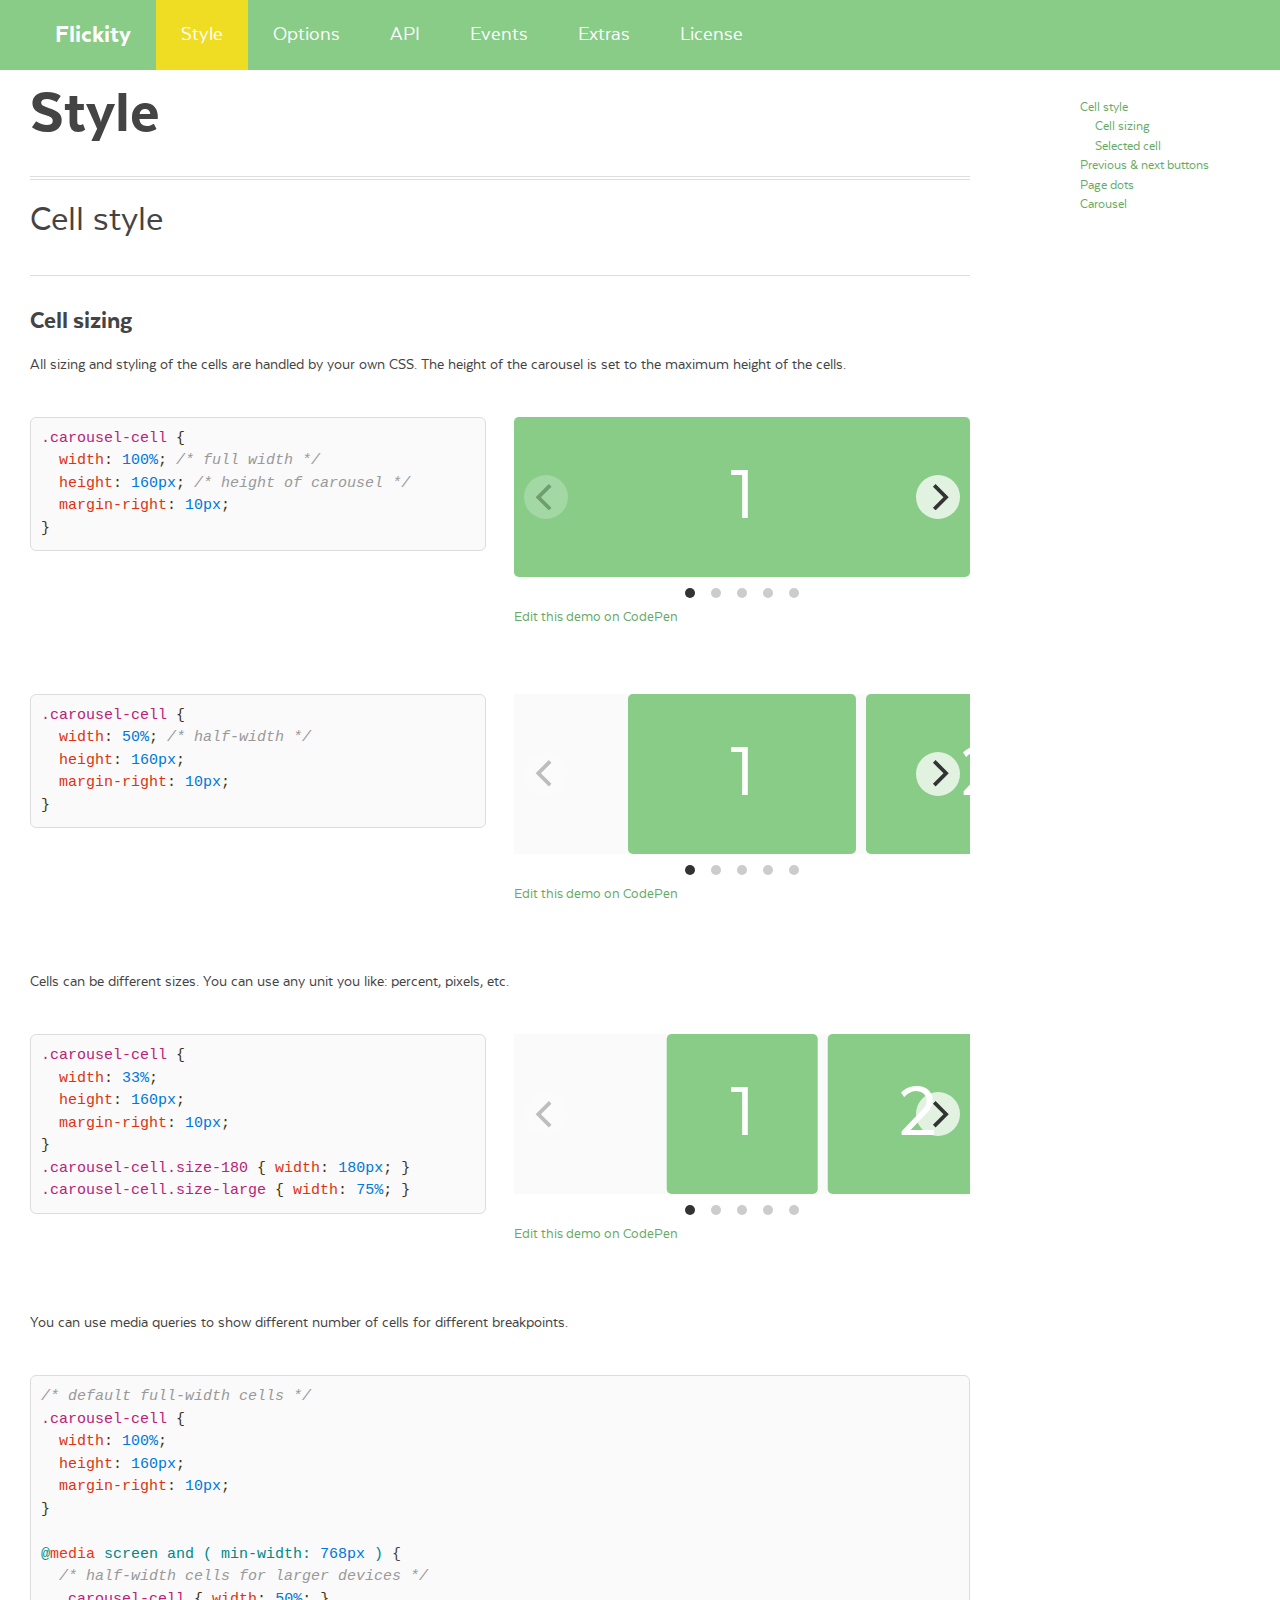
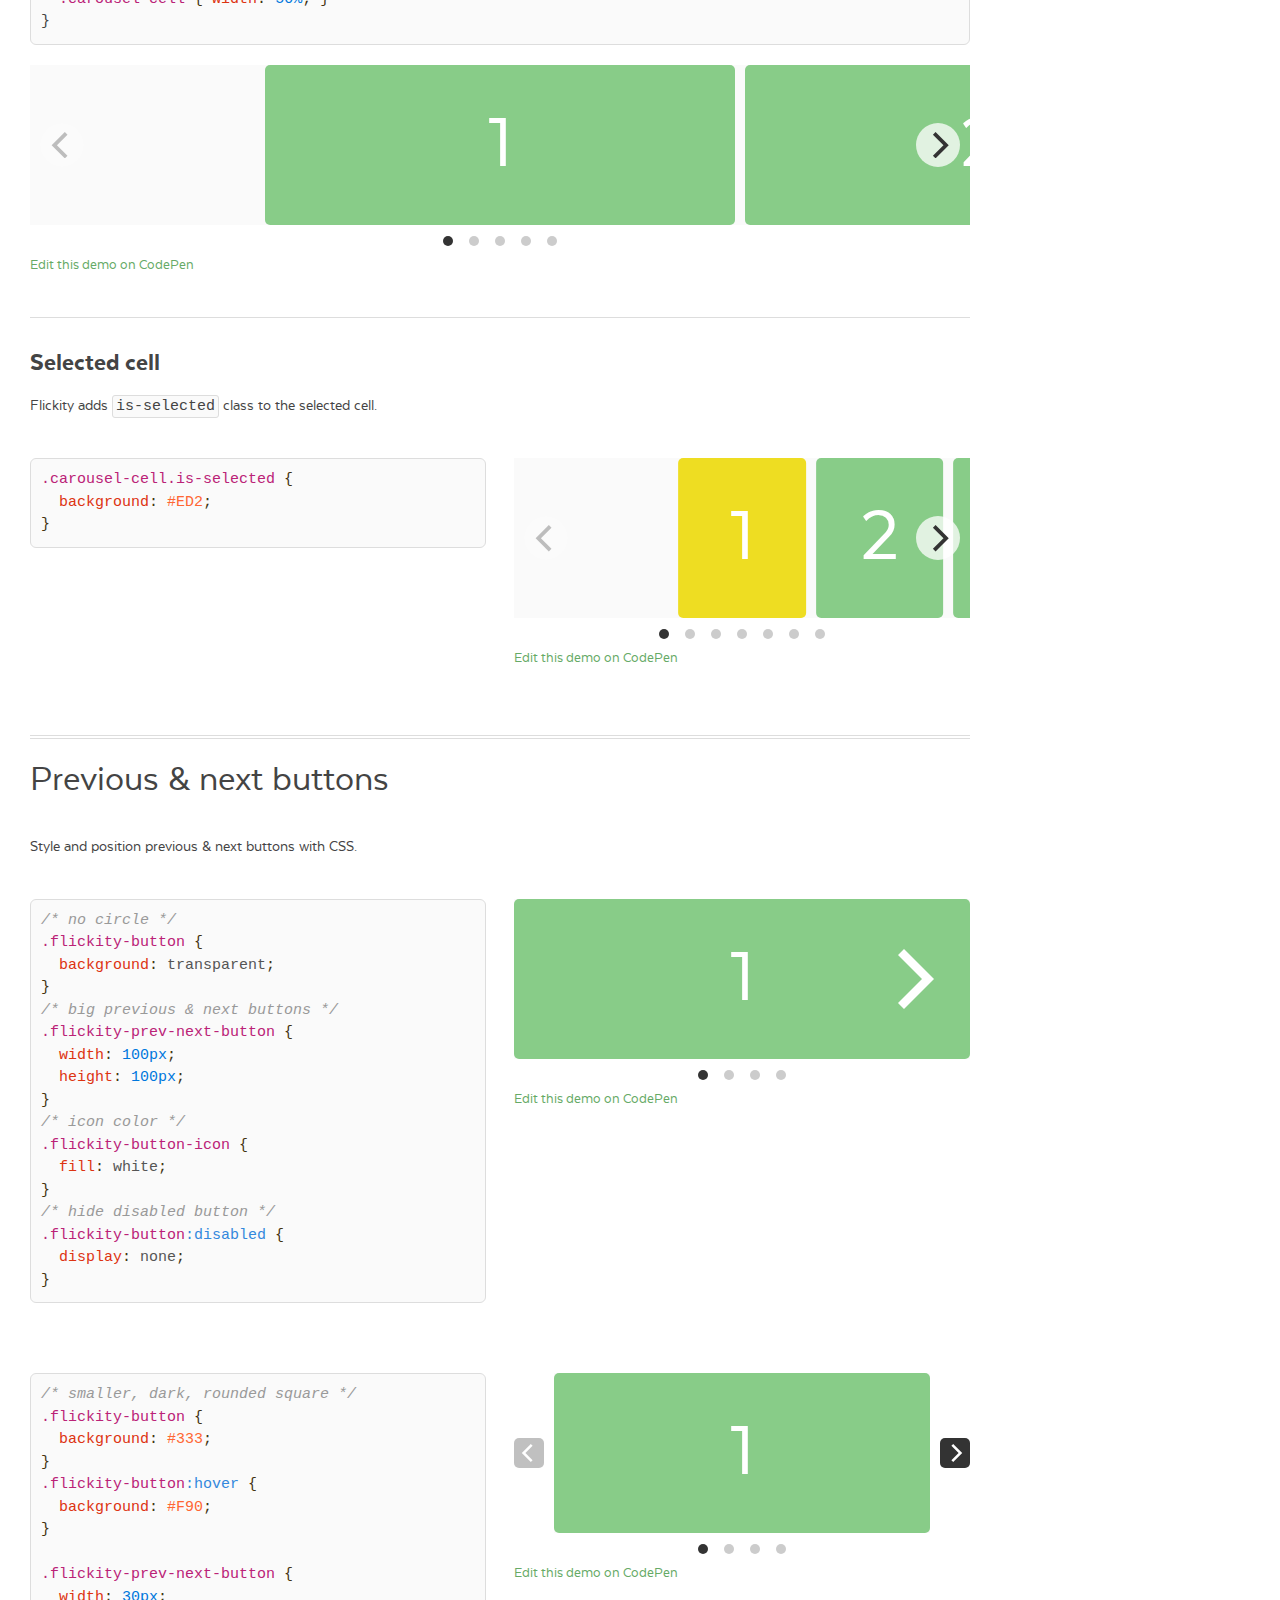
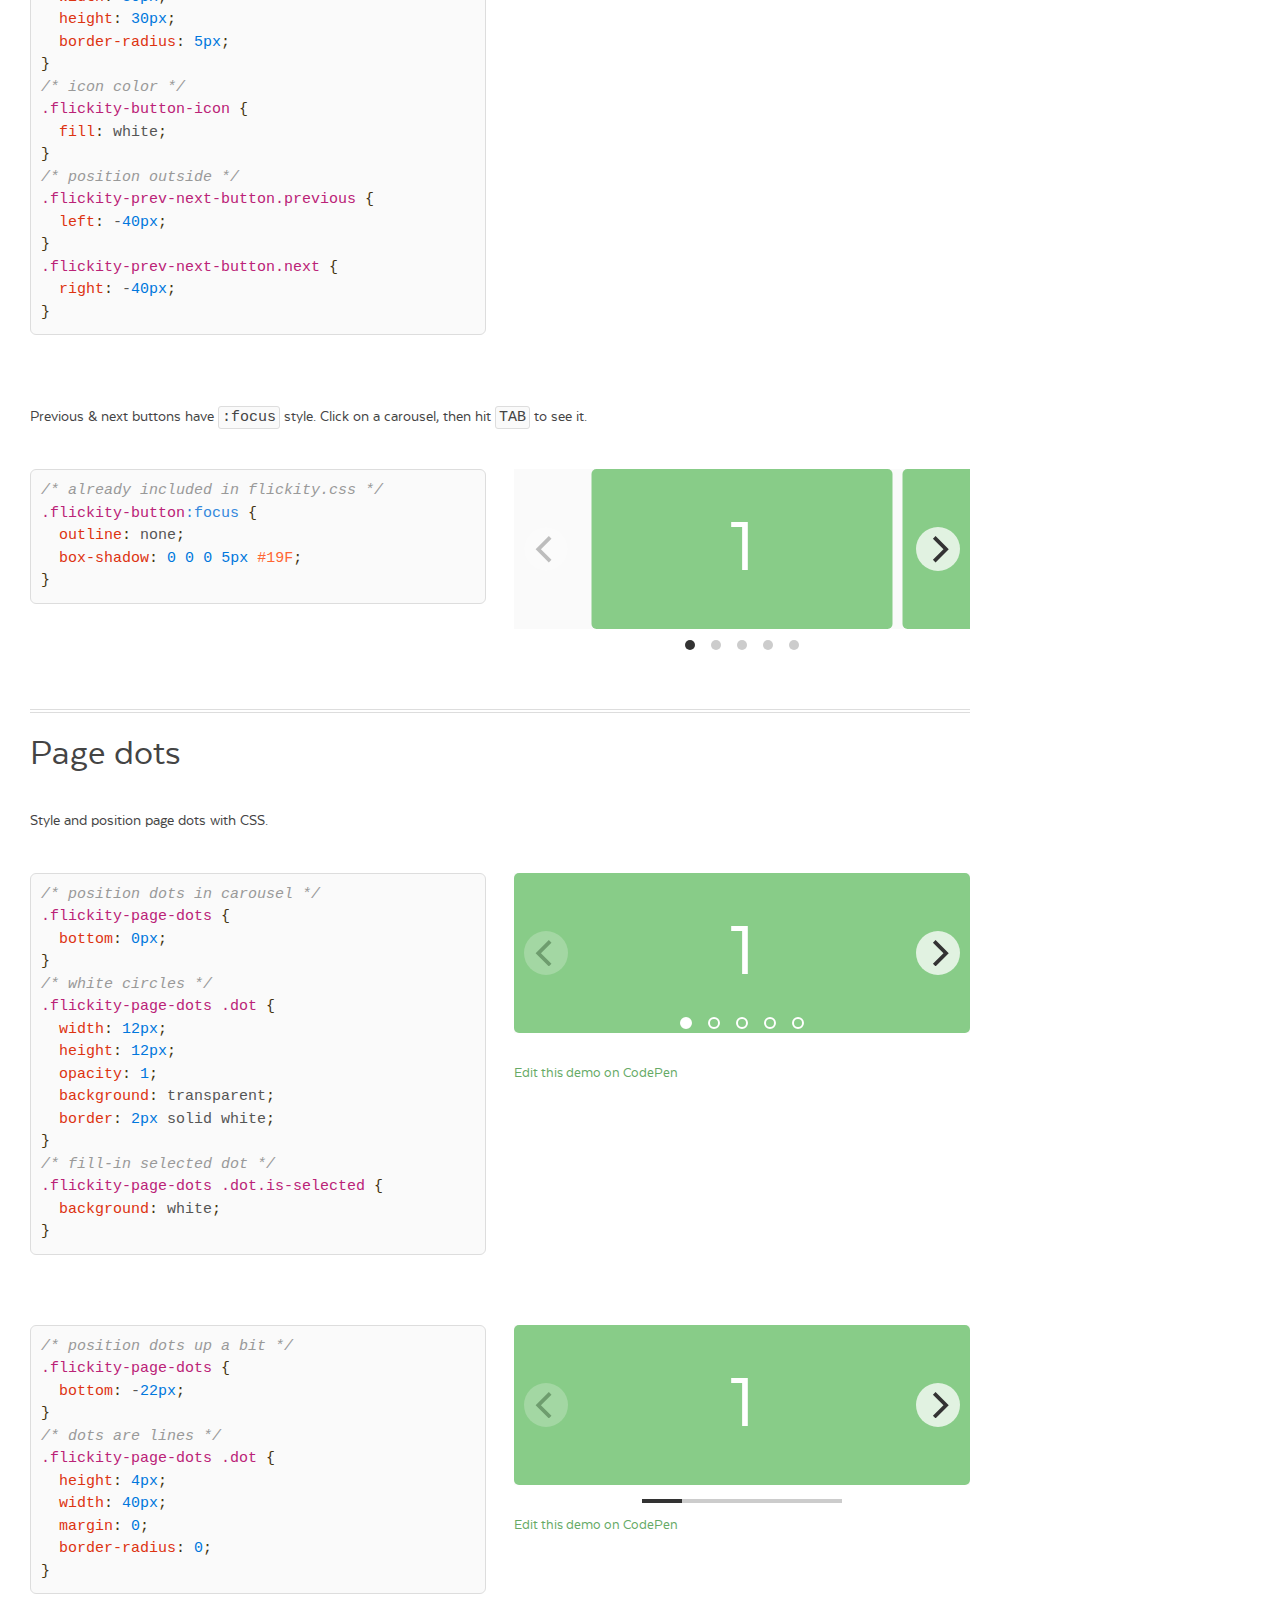
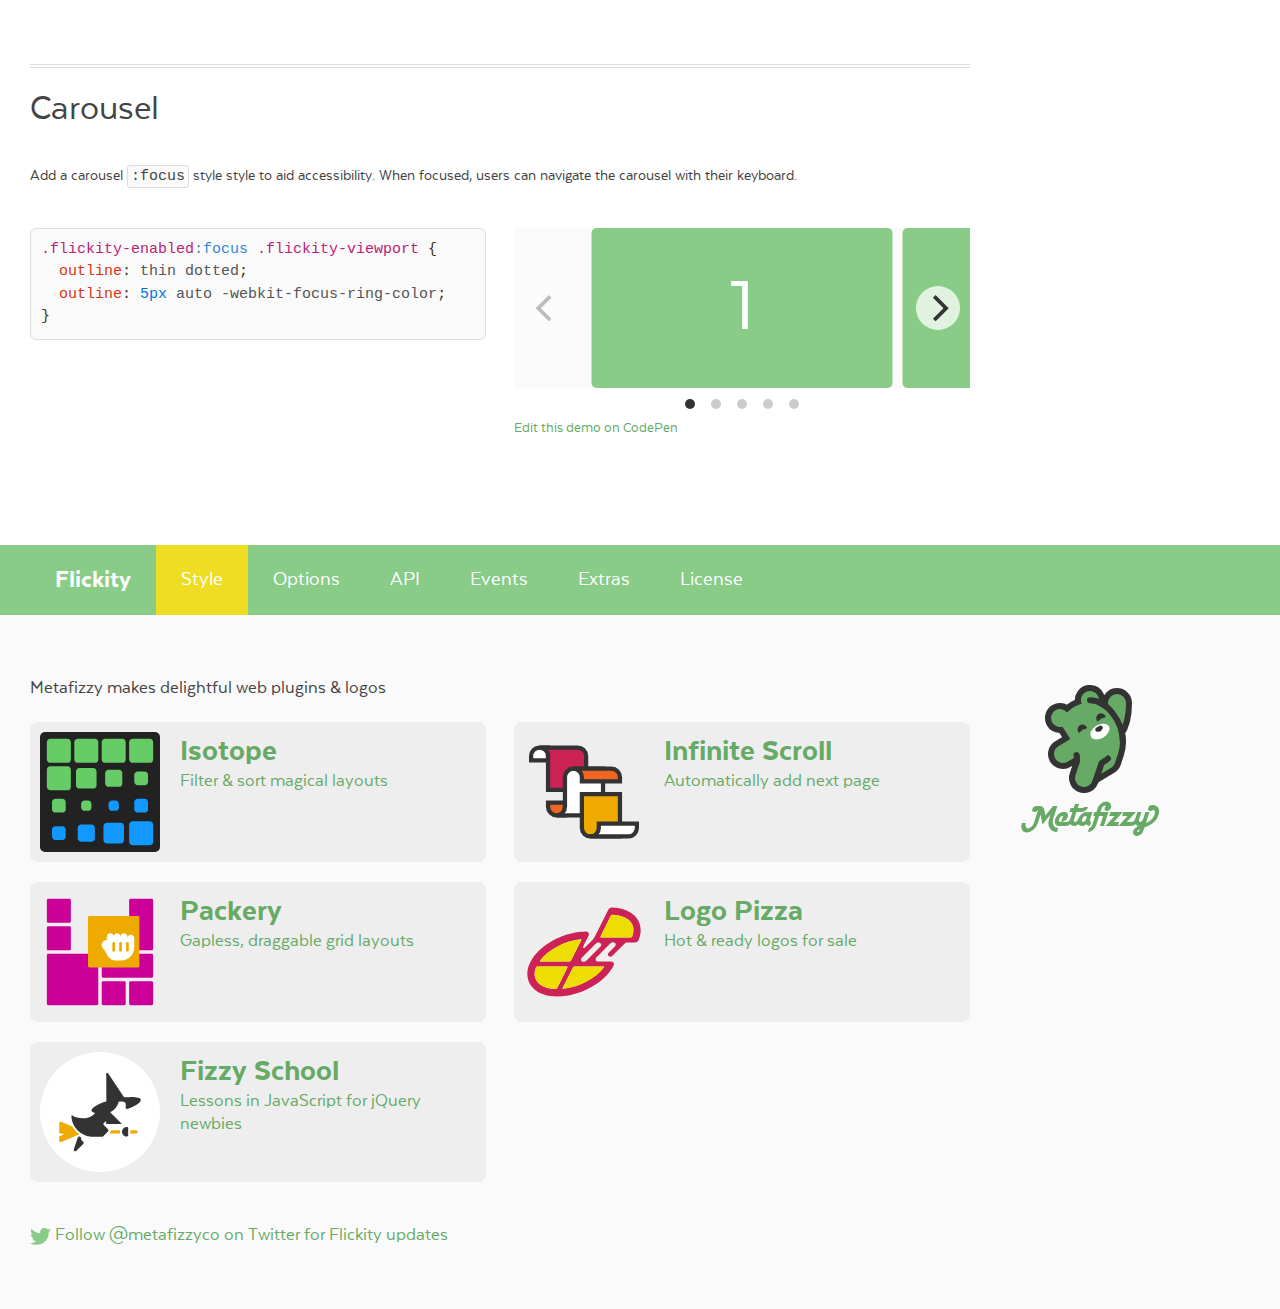
<file: flickity-docs/style.html>
<!doctype html>
<html lang="en" class="export">
<head>
  <meta charset="utf-8">
  <meta name="description" content="Touch, responsive, flickable carousels">
  <meta name="viewport" content="width=device-width">

  <title>Flickity &#xB7; Style</title>

    <link rel="stylesheet" href="css/flickity-docs.css?6" media="screen">

  <meta name="twitter:card" content="summary">
  <meta name="twitter:site" content="@metafizzyco">
  <meta name="twitter:url" content="https://flickity.metafizzy.co/style.html">
  <meta name="twitter:title" content="Flickity Style">
  <meta name="twitter:description" content="Touch, responsive, flickable carousels">

</head>
<body class="page--style">


<nav class="site-nav">
  <div class="container">
    <ul class="site-nav__list">
      <li class="site-nav__item site-nav__item--homepage"><a href=".">Flickity</a></li>
      <li class="site-nav__item site-nav__item--style"><a href="style.html">Style</a></li>
      <li class="site-nav__item site-nav__item--options"><a href="options.html">Options</a></li>
      <li class="site-nav__item site-nav__item--api"><a href="api.html">API</a></li>
      <li class="site-nav__item site-nav__item--events"><a href="events.html">Events</a></li>
      <li class="site-nav__item site-nav__item--extras"><a href="extras.html">Extras</a></li>
      <li class="site-nav__item site-nav__item--license"><a href="license.html">License</a></li>
    </ul>
  </div>
</nav>


<div class="main">
  <div class="container">
      <h1 class="page-title">Style</h1>


    <ul class="page-nav" data-js="page-nav">
<li class="page-nav__item page-nav__item--h2"><a href="#cell-style">Cell style</a></li>
<li class="page-nav__item page-nav__item--h3"><a href="#cell-sizing">Cell sizing</a></li>
<li class="page-nav__item page-nav__item--h3"><a href="#selected-cell">Selected cell</a></li>
<li class="page-nav__item page-nav__item--h2"><a href="#previous-next-buttons">Previous &amp; next buttons</a></li>
<li class="page-nav__item page-nav__item--h2"><a href="#page-dots">Page dots</a></li>
<li class="page-nav__item page-nav__item--h2"><a href="#carousel">Carousel</a></li>
</ul>


<h2 id="cell-style">Cell style</h2>

<h3 id="cell-sizing">Cell sizing</h3>

<p>All sizing and styling of the cells are handled by your own CSS. The height of the carousel is set to the maximum height of the cells.</p>

<div class="example duo">
  <div class="example__code duo__cell">
<pre><code class="css"><span class="class">.carousel-cell</span> <span class="rules">{
  <span class="rule"><span class="attribute">width</span>:<span class="value"> <span class="number">100%</span></span></span>; <span class="comment">/* full width */</span>
  <span class="rule"><span class="attribute">height</span>:<span class="value"> <span class="number">160px</span></span></span>; <span class="comment">/* height of carousel */</span>
  <span class="rule"><span class="attribute">margin-right</span>:<span class="value"> <span class="number">10px</span></span></span>;
}</span>
</code></pre>
  </div>
  <div class="example__demo duo__cell">
    <div class="carousel carousel--full-width" data-flickity="">
      <div class="carousel-cell"></div>
      <div class="carousel-cell"></div>
      <div class="carousel-cell"></div>
      <div class="carousel-cell"></div>
      <div class="carousel-cell"></div>
    </div>
    <p class="edit-demo">
        <a href="https://codepen.io/desandro/pen/dPdyJK">Edit this demo on CodePen</a>
    </p>
  </div>
</div>

<div class="example duo">
  <div class="example__code duo__cell">
<pre><code class="css"><span class="class">.carousel-cell</span> <span class="rules">{
  <span class="rule"><span class="attribute">width</span>:<span class="value"> <span class="number">50%</span></span></span>; <span class="comment">/* half-width */</span>
  <span class="rule"><span class="attribute">height</span>:<span class="value"> <span class="number">160px</span></span></span>;
  <span class="rule"><span class="attribute">margin-right</span>:<span class="value"> <span class="number">10px</span></span></span>;
}</span>
</code></pre>
  </div>
  <div class="example__demo duo__cell">
    <div class="carousel carousel--half-width" data-flickity="">
      <div class="carousel-cell"></div>
      <div class="carousel-cell"></div>
      <div class="carousel-cell"></div>
      <div class="carousel-cell"></div>
      <div class="carousel-cell"></div>
    </div>
    <p class="edit-demo">
        <a href="https://codepen.io/desandro/pen/gbvOvy">Edit this demo on CodePen</a>
    </p>
  </div>
</div>

<p>Cells can be different sizes. You can use any unit you like: percent, pixels, etc.</p>

<div class="example duo">
  <div class="example__code duo__cell">
<pre><code class="css"><span class="class">.carousel-cell</span> <span class="rules">{
  <span class="rule"><span class="attribute">width</span>:<span class="value"> <span class="number">33%</span></span></span>;
  <span class="rule"><span class="attribute">height</span>:<span class="value"> <span class="number">160px</span></span></span>;
  <span class="rule"><span class="attribute">margin-right</span>:<span class="value"> <span class="number">10px</span></span></span>;
}</span>
<span class="class">.carousel-cell</span><span class="class">.size-180</span> <span class="rules">{ <span class="rule"><span class="attribute">width</span>:<span class="value"> <span class="number">180px</span></span></span>; }</span>
<span class="class">.carousel-cell</span><span class="class">.size-large</span> <span class="rules">{ <span class="rule"><span class="attribute">width</span>:<span class="value"> <span class="number">75%</span></span></span>; }</span>
</code></pre>
  </div>
  <div class="example__demo duo__cell">
    <div class="carousel carousel--various-widths" data-flickity="">
      <div class="carousel-cell"></div>
      <div class="carousel-cell size-180"></div>
      <div class="carousel-cell size-large"></div>
      <div class="carousel-cell"></div>
      <div class="carousel-cell size-large"></div>
    </div>
    <p class="edit-demo">
        <a href="https://codepen.io/desandro/pen/raJNdm">Edit this demo on CodePen</a>
    </p>
  </div>
</div>

<p>You can use media queries to show different number of cells for different breakpoints.</p>

<div class="example">
  <div class="example__code">
<pre><code class="css"><span class="comment">/* default full-width cells */</span>
<span class="class">.carousel-cell</span> <span class="rules">{
  <span class="rule"><span class="attribute">width</span>:<span class="value"> <span class="number">100%</span></span></span>;
  <span class="rule"><span class="attribute">height</span>:<span class="value"> <span class="number">160px</span></span></span>;
  <span class="rule"><span class="attribute">margin-right</span>:<span class="value"> <span class="number">10px</span></span></span>;
}</span>

<span class="at_rule">@<span class="keyword">media</span> screen and ( min-width: <span class="number">768px</span> ) </span>{
  <span class="comment">/* half-width cells for larger devices */</span>
  <span class="class">.carousel-cell</span> <span class="rules">{ <span class="rule"><span class="attribute">width</span>:<span class="value"> <span class="number">50%</span></span></span>; }</span>
}
</code></pre>
  </div>
  <div class="example__demo">
    <div class="carousel carousel--media-queried" data-flickity="">
      <div class="carousel-cell"></div>
      <div class="carousel-cell"></div>
      <div class="carousel-cell"></div>
      <div class="carousel-cell"></div>
      <div class="carousel-cell"></div>
    </div>
    <p class="edit-demo">
        <a href="https://codepen.io/desandro/pen/azqbGV">Edit this demo on CodePen</a>
    </p>
  </div>
</div>

<h3 id="selected-cell">Selected cell</h3>

<p>Flickity adds <code>is-selected</code> class to the selected cell.</p>

<div class="example duo">
  <div class="example__code duo__cell">
<pre><code class="css"><span class="class">.carousel-cell</span><span class="class">.is-selected</span> <span class="rules">{
  <span class="rule"><span class="attribute">background</span>:<span class="value"> <span class="hexcolor">#ED2</span></span></span>;
}</span>
</code></pre>
  </div>
  <div class="example__demo duo__cell">
    <div class="carousel carousel--selected-cell carousel--show-several" data-flickity="">
      <div class="carousel-cell"></div>
      <div class="carousel-cell"></div>
      <div class="carousel-cell"></div>
      <div class="carousel-cell"></div>
      <div class="carousel-cell"></div>
      <div class="carousel-cell"></div>
      <div class="carousel-cell"></div>
    </div>
    <p class="edit-demo">
        <a href="https://codepen.io/desandro/pen/YPezvR">Edit this demo on CodePen</a>
    </p>
  </div>
</div>


<h2 id="previous-next-buttons">Previous &amp; next buttons</h2>

<p>Style and position previous &amp; next buttons with CSS.</p>

<div class="example duo">
  <div class="example__code duo__cell">
<pre><code class="css"><span class="comment">/* no circle */</span>
<span class="class">.flickity-button</span> <span class="rules">{
  <span class="rule"><span class="attribute">background</span>:<span class="value"> transparent</span></span>;
}</span>
<span class="comment">/* big previous &amp; next buttons */</span>
<span class="class">.flickity-prev-next-button</span> <span class="rules">{
  <span class="rule"><span class="attribute">width</span>:<span class="value"> <span class="number">100px</span></span></span>;
  <span class="rule"><span class="attribute">height</span>:<span class="value"> <span class="number">100px</span></span></span>;
}</span>
<span class="comment">/* icon color */</span>
<span class="class">.flickity-button-icon</span> <span class="rules">{
  <span class="rule"><span class="attribute">fill</span>:<span class="value"> white</span></span>;
}</span>
<span class="comment">/* hide disabled button */</span>
<span class="class">.flickity-button</span><span class="pseudo">:disabled</span> <span class="rules">{
  <span class="rule"><span class="attribute">display</span>:<span class="value"> none</span></span>;
}</span>
</code></pre>
  </div>
  <div class="example__demo duo__cell">
    <div class="carousel carousel--full-width carousel--prev-next-big-arrow" data-flickity="">
      <div class="carousel-cell"></div>
      <div class="carousel-cell"></div>
      <div class="carousel-cell"></div>
      <div class="carousel-cell"></div>
    </div>
    <p class="edit-demo">
        <a href="https://codepen.io/desandro/pen/EaQxpb">Edit this demo on CodePen</a>
    </p>
  </div>
</div>

<div class="example duo">
  <div class="example__code duo__cell">
<pre><code class="css"><span class="comment">/* smaller, dark, rounded square */</span>
<span class="class">.flickity-button</span> <span class="rules">{
  <span class="rule"><span class="attribute">background</span>:<span class="value"> <span class="hexcolor">#333</span></span></span>;
}</span>
<span class="class">.flickity-button</span><span class="pseudo">:hover</span> <span class="rules">{
  <span class="rule"><span class="attribute">background</span>:<span class="value"> <span class="hexcolor">#F90</span></span></span>;
}</span>

<span class="class">.flickity-prev-next-button</span> <span class="rules">{
  <span class="rule"><span class="attribute">width</span>:<span class="value"> <span class="number">30px</span></span></span>;
  <span class="rule"><span class="attribute">height</span>:<span class="value"> <span class="number">30px</span></span></span>;
  <span class="rule"><span class="attribute">border-radius</span>:<span class="value"> <span class="number">5px</span></span></span>;
}</span>
<span class="comment">/* icon color */</span>
<span class="class">.flickity-button-icon</span> <span class="rules">{
  <span class="rule"><span class="attribute">fill</span>:<span class="value"> white</span></span>;
}</span>
<span class="comment">/* position outside */</span>
<span class="class">.flickity-prev-next-button</span><span class="class">.previous</span> <span class="rules">{
  <span class="rule"><span class="attribute">left</span>:<span class="value"> -<span class="number">40px</span></span></span>;
}</span>
<span class="class">.flickity-prev-next-button</span><span class="class">.next</span> <span class="rules">{
  <span class="rule"><span class="attribute">right</span>:<span class="value"> -<span class="number">40px</span></span></span>;
}</span>
</code></pre>
  </div>
  <div class="example__demo duo__cell">
    <div class="carousel carousel--full-width carousel--prev-next-small-outside" data-flickity="">
      <div class="carousel-cell"></div>
      <div class="carousel-cell"></div>
      <div class="carousel-cell"></div>
      <div class="carousel-cell"></div>
    </div>
    <p class="edit-demo">
        <a href="https://codepen.io/desandro/pen/zxRYMP">Edit this demo on CodePen</a>
    </p>
  </div>
</div>

<p>Previous &amp; next buttons have <code>:focus</code> style. Click on a carousel, then hit <kbd>TAB</kbd> to see it.</p>

<div class="example duo">
  <div class="example__code duo__cell">
<pre><code class="css"><span class="comment">/* already included in flickity.css */</span>
<span class="class">.flickity-button</span><span class="pseudo">:focus</span> <span class="rules">{
  <span class="rule"><span class="attribute">outline</span>:<span class="value"> none</span></span>;
  <span class="rule"><span class="attribute">box-shadow</span>:<span class="value"> <span class="number">0</span> <span class="number">0</span> <span class="number">0</span> <span class="number">5px</span> <span class="hexcolor">#19F</span></span></span>;
}</span>
</code></pre>
  </div>
  <div class="example__demo duo__cell">
    <div class="carousel" data-flickity="">
      <div class="carousel-cell"></div>
      <div class="carousel-cell"></div>
      <div class="carousel-cell"></div>
      <div class="carousel-cell"></div>
      <div class="carousel-cell"></div>
    </div>
  </div>
</div>


<h2 id="page-dots">Page dots</h2>

<p>Style and position page dots with CSS.</p>

<div class="example duo">
  <div class="example__code duo__cell">
<pre><code class="css"><span class="comment">/* position dots in carousel */</span>
<span class="class">.flickity-page-dots</span> <span class="rules">{
  <span class="rule"><span class="attribute">bottom</span>:<span class="value"> <span class="number">0px</span></span></span>;
}</span>
<span class="comment">/* white circles */</span>
<span class="class">.flickity-page-dots</span> <span class="class">.dot</span> <span class="rules">{
  <span class="rule"><span class="attribute">width</span>:<span class="value"> <span class="number">12px</span></span></span>;
  <span class="rule"><span class="attribute">height</span>:<span class="value"> <span class="number">12px</span></span></span>;
  <span class="rule"><span class="attribute">opacity</span>:<span class="value"> <span class="number">1</span></span></span>;
  <span class="rule"><span class="attribute">background</span>:<span class="value"> transparent</span></span>;
  <span class="rule"><span class="attribute">border</span>:<span class="value"> <span class="number">2px</span> solid white</span></span>;
}</span>
<span class="comment">/* fill-in selected dot */</span>
<span class="class">.flickity-page-dots</span> <span class="class">.dot</span><span class="class">.is-selected</span> <span class="rules">{
  <span class="rule"><span class="attribute">background</span>:<span class="value"> white</span></span>;
}</span>
</code></pre>
  </div>
  <div class="example__demo duo__cell">
    <div class="carousel carousel--full-width carousel--o-dots" data-flickity="">
      <div class="carousel-cell"></div>
      <div class="carousel-cell"></div>
      <div class="carousel-cell"></div>
      <div class="carousel-cell"></div>
      <div class="carousel-cell"></div>
    </div>
    <p class="edit-demo">
        <a href="https://codepen.io/desandro/pen/EaQaYL">Edit this demo on CodePen</a>
    </p>
  </div>
</div>

<div class="example duo">
  <div class="example__code duo__cell">
<pre><code class="css"><span class="comment">/* position dots up a bit */</span>
<span class="class">.flickity-page-dots</span> <span class="rules">{
  <span class="rule"><span class="attribute">bottom</span>:<span class="value"> -<span class="number">22px</span></span></span>;
}</span>
<span class="comment">/* dots are lines */</span>
<span class="class">.flickity-page-dots</span> <span class="class">.dot</span> <span class="rules">{
  <span class="rule"><span class="attribute">height</span>:<span class="value"> <span class="number">4px</span></span></span>;
  <span class="rule"><span class="attribute">width</span>:<span class="value"> <span class="number">40px</span></span></span>;
  <span class="rule"><span class="attribute">margin</span>:<span class="value"> <span class="number">0</span></span></span>;
  <span class="rule"><span class="attribute">border-radius</span>:<span class="value"> <span class="number">0</span></span></span>;
}</span>
</code></pre>
  </div>
  <div class="example__demo duo__cell">
    <div class="carousel carousel--full-width carousel--line-dots" data-flickity="">
      <div class="carousel-cell"></div>
      <div class="carousel-cell"></div>
      <div class="carousel-cell"></div>
      <div class="carousel-cell"></div>
      <div class="carousel-cell"></div>
    </div>
    <p class="edit-demo">
        <a href="https://codepen.io/desandro/pen/ByYyao">Edit this demo on CodePen</a>
    </p>
  </div>
</div>


<h2 id="carousel">Carousel</h2>

<p>Add a carousel <code>:focus</code> style style to aid accessibility. When focused, users can navigate the carousel with their keyboard.</p>

<div class="example duo">
  <div class="example__code duo__cell">
<pre><code class="css"><span class="class">.flickity-enabled</span><span class="pseudo">:focus</span> <span class="class">.flickity-viewport</span> <span class="rules">{
  <span class="rule"><span class="attribute">outline</span>:<span class="value"> thin dotted</span></span>;
  <span class="rule"><span class="attribute">outline</span>:<span class="value"> <span class="number">5px</span> auto -webkit-focus-ring-color</span></span>;
}</span>
</code></pre>
  </div>
  <div class="example__demo duo__cell">
    <div class="carousel carousel--carousel-focus" data-flickity="">
      <div class="carousel-cell"></div>
      <div class="carousel-cell"></div>
      <div class="carousel-cell"></div>
      <div class="carousel-cell"></div>
      <div class="carousel-cell"></div>
    </div>
    <p class="edit-demo">
        <a href="https://codepen.io/desandro/pen/RNQOGm">Edit this demo on CodePen</a>
    </p>
  </div>
</div>


  </div>
</div>

<nav class="site-nav">
  <div class="container">
    <ul class="site-nav__list">
      <li class="site-nav__item site-nav__item--homepage"><a href=".">Flickity</a></li>
      <li class="site-nav__item site-nav__item--style"><a href="style.html">Style</a></li>
      <li class="site-nav__item site-nav__item--options"><a href="options.html">Options</a></li>
      <li class="site-nav__item site-nav__item--api"><a href="api.html">API</a></li>
      <li class="site-nav__item site-nav__item--events"><a href="events.html">Events</a></li>
      <li class="site-nav__item site-nav__item--extras"><a href="extras.html">Extras</a></li>
      <li class="site-nav__item site-nav__item--license"><a href="license.html">License</a></li>
    </ul>
  </div>
</nav>

<footer class="site-footer">

  <div class="container">

    <p class="site-footer__copy">Metafizzy makes delightful web plugins &amp; logos</p>

    <div class="showcase">
    
      <ul class="showcase-item-list">
          <li class="showcase-item">
            <a class="showcase-item__link" href="https://isotope.metafizzy.co">
              <div class="showcase-item__image">
                  <svg class="isotope-illo" xmlns="http://www.w3.org/2000/svg" viewbox="0 0 350 350" width="100" height="100">
                    <path class="isotope-illo__color1" fill="#6C6" d="M80 170H30c-6 0-10-5-10-10v-50c0-6 5-10 10-10h50c6 0 10 5 10 10v50C90 166 86 170 80 170z"/>
                    <path class="isotope-illo__color1" fill="#6C6" d="M80 90H30c-6 0-10-5-10-10V30c0-6 5-10 10-10h50c6 0 10 5 10 10v50C90 86 86 90 80 90z"/>
                    <path class="isotope-illo__color1" fill="#6C6" d="M160 90h-50c-6 0-10-5-10-10V30c0-6 5-10 10-10h50c6 0 10 5 10 10v50C170 86 166 90 160 90z"/>
                    <path class="isotope-illo__color1" fill="#6C6" d="M240 90h-50c-6 0-10-5-10-10V30c0-6 5-10 10-10h50c6 0 10 5 10 10v50C250 86 246 90 240 90z"/>
                    <path class="isotope-illo__color1" fill="#6C6" d="M320 90h-50c-6 0-10-5-10-10V30c0-6 5-10 10-10h50c6 0 10 5 10 10v50C330 86 326 90 320 90z"/>
                    <path class="isotope-illo__color1" fill="#6C6" d="M155 165h-40c-6 0-10-5-10-10v-40c0-6 5-10 10-10h40c6 0 10 5 10 10v40 C165 161 161 165 155 165z"/>
                    <path class="isotope-illo__color1" fill="#6C6" d="M230 160h-30c-6 0-10-5-10-10v-30c0-6 5-10 10-10h30c6 0 10 5 10 10v30 C240 156 236 160 230 160z"/>
                    <path class="isotope-illo__color1" fill="#6C6" d="M305 155h-20c-6 0-10-5-10-10v-20c0-6 5-10 10-10h20c6 0 10 5 10 10v20 C315 151 311 155 305 155z"/>
                    <path class="isotope-illo__color1" fill="#6C6" d="M65 235H45c-6 0-10-5-10-10v-20c0-6 5-10 10-10h20c6 0 10 5 10 10v20C75 231 71 235 65 235z"/>
                    <path class="isotope-illo__color1" fill="#6C6" d="M140 230h-10c-6 0-10-5-10-10v-10c0-6 5-10 10-10h10c6 0 10 5 10 10v10 C150 226 146 230 140 230z"/>
                    <path class="isotope-illo__color2" fill="#19F" d="M305 235h-20c-6 0-10-5-10-10v-20c0-6 5-10 10-10h20c6 0 10 5 10 10v20 C315 231 311 235 305 235z"/>
                    <path class="isotope-illo__color2" fill="#19F" d="M65 315H45c-6 0-10-5-10-10v-20c0-6 5-10 10-10h20c6 0 10 5 10 10v20C75 311 71 315 65 315z"/>
                    <path class="isotope-illo__color2" fill="#19F" d="M150 320h-30c-6 0-10-5-10-10v-30c0-6 5-10 10-10h30c6 0 10 5 10 10v30 C160 316 156 320 150 320z"/>
                    <path class="isotope-illo__color2" fill="#19F" d="M220 230h-10c-6 0-10-5-10-10v-10c0-6 5-10 10-10h10c6 0 10 5 10 10v10 C230 226 226 230 220 230z"/>
                    <path class="isotope-illo__color2" fill="#19F" d="M235 325h-40c-6 0-10-5-10-10v-40c0-6 5-10 10-10h40c6 0 10 5 10 10v40 C245 321 241 325 235 325z"/>
                    <path class="isotope-illo__color2" fill="#19F" d="M320 330h-50c-6 0-10-5-10-10v-50c0-6 5-10 10-10h50c6 0 10 5 10 10v50 C330 326 326 330 320 330z"/>
                  </svg>
              </div>
              <div class="showcase-item__text">
                <h3 class="showcase-item__title">Isotope</h3>
                <p class="showcase-item__description">Filter &amp; sort magical layouts</p>
              </div>
            </a>
          </li>
    
          <li class="showcase-item">
            <a class="showcase-item__link" href="https://infinite-scroll.com">
              <div class="showcase-item__image">
                  <svg class="infinite-scroll-illo" xmlns="http://www.w3.org/2000/svg" viewbox="0 0 520 520" width="200" height="200">
                    <path class="infinite-scroll-illo__page infinite-scroll-illo__page--back" d="M90,110H10V90c0-22,18-40,40-40h40V110z"/>
                    <path class="infinite-scroll-illo__page infinite-scroll-illo__page--front1" d="M270,90L270,90c0-22-18-40-40-40h0H50h0c22,0,40,18,40,40v0v0v160h180V90z"/>
                    <path class="infinite-scroll-illo__page infinite-scroll-illo__page--front2" d="M170,330v-20H90v20v0c0,22,18,40,40,40h0h40V330z"/>
                    <path class="infinite-scroll-illo__page infinite-scroll-illo__page--back" d="M350,150H210c-22,0-40,18-40,40v140v0c0,22-18,40-40,40h0h220V150z"/>
                    <path class="infinite-scroll-illo__page infinite-scroll-illo__page--front3" d="M430,470V270H250v160c0,22,18,40,40,40H430z"/>
                    <path class="infinite-scroll-illo__page infinite-scroll-illo__page--front2" d="M250,190v20h180v-20c0-22-18-40-40-40H210h0C232,150,250,168,250,190L250,190z"/>
                    <path class="infinite-scroll-illo__page infinite-scroll-illo__page--back" d="M330,410v20v0c0,22-18,40-40,40h0h180c22,0,40-18,40-40v-20H330z"/>
                  </svg>
              </div>
              <div class="showcase-item__text">
                <h3 class="showcase-item__title">Infinite Scroll</h3>
                <p class="showcase-item__description">Automatically add next page</p>
              </div>
            </a>
          </li>
    
    
          <li class="showcase-item">
            <a class="showcase-item__link" href="https://packery.metafizzy.co">
              <div class="showcase-item__image">
                  <svg class="packery-illo" xmlns="http://www.w3.org/2000/svg" viewbox="0 0 700 700" width="100" height="100">
                    <path class="packery-illo__item" fill="#C09" d="M172 180H48c-4 0-8-4-8-8V48c0-4 4-8 8-8h124c4 0 8 4 8 8v124C180 176 176 180 172 180z"/>
                    <path class="packery-illo__item" fill="#C09" d="M172 340H48c-4 0-8-4-8-8V208c0-4 4-8 8-8h124c4 0 8 4 8 8v124C180 336 176 340 172 340z"/>
                    <path class="packery-illo__item" fill="#C09" d="M492 660H368c-4 0-8-4-8-8V528c0-4 4-8 8-8h124c4 0 8 4 8 8v124C500 656 496 660 492 660z"/>
                    <path class="packery-illo__item" fill="#C09" d="M652 660H528c-4 0-8-4-8-8V528c0-4 4-8 8-8h124c4 0 8 4 8 8v124C660 656 656 660 652 660z"/>
                    <path class="packery-illo__item" fill="#C09" d="M652 500H368c-4 0-8-4-8-8V368c0-4 4-8 8-8h284c4 0 8 4 8 8v124C660 496 656 500 652 500z"/>
                    <path class="packery-illo__item" fill="#C09" d="M332 660H48c-4 0-8-4-8-8V368c0-4 4-8 8-8h284c4 0 8 4 8 8v284C340 656 336 660 332 660z"/>
                    <path class="packery-illo__item" fill="#C09" d="M652 340H528c-4 0-8-4-8-8V48c0-4 4-8 8-8h124c4 0 8 4 8 8v284C660 336 656 340 652 340z"/>
                    <path class="packery-illo__draggie" fill="#EA0" d="M572 440H288c-4 0-8-4-8-8V148c0-4 4-8 8-8h284c4 0 8 4 8 8v284C580 436 576 440 572 440z"/>
                    <g>
                      <path class="packery-illo__hand" fill="white" d="M530 250c-11 0-20 9-20 20v-10c0-11-9-20-20-20s-20 9-20 20c0-11-9-20-20-20s-20 9-20 20c0-11-9-20-20-20
                        s-20 9-20 20v20c-17 0-30 13-30 30c0 11 6 20 14 25l19 35c10 18 30 30 51 30h28
                        c43 0 78-35 78-78V270C550 259 541 250 530 250z"/>
                      <line class="packery-illo__hand-line" stroke="#EA0" fill="none" stroke-width="16" stroke-linecap="round" x1="430" y1="300" x2="430" y2="340"/>
                      <line class="packery-illo__hand-line" stroke="#EA0" fill="none" stroke-width="16" stroke-linecap="round" x1="470" y1="300" x2="470" y2="340"/>
                      <line class="packery-illo__hand-line" stroke="#EA0" fill="none" stroke-width="16" stroke-linecap="round" x1="510" y1="300" x2="510" y2="340"/>
                    </g>
                  </svg>
              </div>
              <div class="showcase-item__text">
                <h3 class="showcase-item__title">Packery</h3>
                <p class="showcase-item__description">Gapless, draggable grid layouts</p>
              </div>
            </a>
          </li>
    
          <li class="showcase-item">
            <a class="showcase-item__link" href="http://logo.pizza">
              <div class="showcase-item__image">
                  <svg class="logo-pizza-illo" xmlns="http://www.w3.org/2000/svg" viewbox="0 0 700 700" width="100" height="100">
                    <path class="logo-pizza-illo__outline" fill="#C25" d="M513 91c-9-0-17 5-21 12l-80 160c-3 5-6 10-11 15l-47 47
                      c-5 5-12-1-9-7l32-64c5-11-2-23-14-23h-0c-121 0-268 70-327 180
                      C-9 497 35 609 196 609c138 0 279-85 327-180v0c5-11-2-23-14-23h-77c-13 0-19-15-10-24
                      l81-81c5-5 11-8 18-8l0 0c13 0 19 15 10 24L494 354c-6 6-6 14 0 20c3 3 6 4 10 4
                      c4 0 7-1 10-4l80-80h53c9 0 17-5 21-13C707 190 656 97 513 91z M334 281l-59 117
                      c-2 5-7 8-13 8H97c-4 0-6-4-3-7c49-64 143-114 236-124C333 275 335 278 334 281z
                       M70 441c2-4 6-7 10-7h168c4 0 7 4 5 8l-59 118c-2 4-6 6-11 6
                      C106 565 38 521 70 441z M466 441c-49 64-143 114-236 124c-3 0-6-3-4-6l59-117
                      c2-5 7-8 13-8h166C466 434 468 438 466 441z M446 318l-81 81c-5 5-11 8-18 8l0 0
                      c-13 0-19-15-10-24l81-81c5-5 11-8 18-8l0 0C449 294 455 309 446 318z M447 258L506 139
                      c2-4 6-7 11-6c101 7 140 60 114 126c-2 4-6 7-10 7H452C448 266 445 262 447 258z"/>
                    <path class="logo-pizza-illo__slice" fill="#ED0" d="M334 281l-59 117c-2 5-7 8-13 8H97c-4 0-6-4-3-7
                      c49-64 143-114 236-124C333 275 335 278 334 281z"/>
                    <path class="logo-pizza-illo__slice" fill="#ED0" d="M70 441c2-4 6-7 10-7h168c4 0 7 4 5 8l-59 118c-2 4-6 6-11 6
                      C106 565 38 521 70 441z"/>
                    <path class="logo-pizza-illo__slice" fill="#ED0" d="M466 441c-49 64-143 114-236 124c-3 0-6-3-4-6l59-117
                      c2-5 7-8 13-8h166C466 434 468 438 466 441z"/>
                    <path class="logo-pizza-illo__slice" fill="#ED0" d="M447 258L506 139c2-4 6-7 11-6c101 7 140 60 114 126c-2 4-6 7-10 7H452
                      C448 266 445 262 447 258z"/>
                  </svg>
              </div>
              <div class="showcase-item__text">
                <h3 class="showcase-item__title">Logo Pizza</h3>
                <p class="showcase-item__description">Hot &amp; ready logos for sale</p>
              </div>
            </a>
          </li>
    
          <li class="showcase-item">
            <a class="showcase-item__link" href="http://fizzy.school">
              <div class="showcase-item__image">
                  <svg class="witchie-logo" xmlns="http://www.w3.org/2000/svg" viewbox="0 0 1000 1000" width="200" height="200">
                    <circle class="witchie-logo__moon" fill="white" cx="500" cy="500" r="500"/>
                    <path class="witchie-logo__broom" fill="#EA0" d="M582 675a35 35 0 0 0 8-20 3 3 0 0 1 3-2h71a3 3 0 0 1 3 3 59 59 0 0 0 0 20 3 3 0 0 1-3 3h-79A3 3 0 0 1 582 675Zm219 4a13 13 0 0 0 13-14c-1-7-7-12-14-12h-44a3 3 0 0 0-3 3v21a3 3 0 0 0 3 3ZM299 660a203 203 0 0 1-27-36 8 8 0 0 0-4-3L178 582a13 13 0 0 0-18 12v77a8 8 0 0 0 8 8h22a5 5 0 0 1 2 10L164 703a8 8 0 0 0-4 7v28a13 13 0 0 0 18 12l146-63a3 3 0 0 0 1-5A197 197 0 0 1 299 660Z"/>
                    <path class="witchie-logo__dress" fill="#333" d="M326 705h4a13 13 0 0 1 13 13v8a13 13 0 0 0 4 9l13 13a13 13 0 0 1 0 19l-56 56c-10 10-26-0-22-13L314 714A13 13 0 0 1 326 705Zm397-79c-27 0-47 26-37 54 3 7 11 16 17 19a42 42 0 0 0 19 5 38 38 0 0 0 7-1 8 8 0 0 0 6-8v-62a8 8 0 0 0-6-8 38 38 0 0 0-7-1M840 397c-3-15-33-23-77-23a521 521 0 0 0-59 4 5 5 0 0 1-5-2L567 177a8 8 0 0 0-7-4 8 8 0 0 0-8 8l1 227a5 5 0 0 1-4 5c-74 24-123 55-119 76 2 8 11 14 26 18a3 3 0 0 1 1 4l-11 11c-20 20-56 30-92 30-31 0-63-8-84-23a5 5 0 0 0-3-1 5 5 0 0 0-5 5c0 78 68 173 183 173h75a10 10 0 0 0 7-3l38-38a16 16 0 0 0 0-23l-34-34a10 10 0 0 1 0-14l15-15a3 3 0 0 1 5 2v15a5 5 0 0 0 5 5H674a4 4 0 0 0 3-7l-90-90a3 3 0 0 1 1-4c34-19 59-49 67-84a3 3 0 0 1 2-2c6-1 12-1 17-1 22 0 37 5 39 14 1 6 3 11 2 17-5 17 1 31 8 31a6 6 0 0 0 2-0C797 448 845 419 840 397Z"/>
                  </svg>
              </div>
              <div class="showcase-item__text">
                <h3 class="showcase-item__title">Fizzy School</h3>
                <p class="showcase-item__description">Lessons in JavaScript for jQuery newbies</p>
              </div>
            </a>
          </li>
    
      </ul> 
    
    </div>

    <p class="site-footer__copy">
      <a href="https://twitter.com/metafizzyco">
        <svg class="twitter-logo" xmlns="http://www.w3.org/2000/svg" viewbox="0 0 512 512" width="30" height="30">
          <path d="M512 97c-19 8-39 14-60 16 22-13 38-34 46-58-20 12-43 21-67 25-19-19-46-32-77-32-58 0-117 52-102 129-87-4-165-46-216-110-24 40-19 107 32 140-17 0-33-5-48-13v1c0 51 36 93 84 103-15 4-34 5-47 2 13 42 52 72 98 73-47 36-96 49-155 44 46 30 102 47 161 47 197 0 306-168 299-312 20-15 38-34 52-55z"/>
        </svg>
        Follow @metafizzyco on Twitter for Flickity updates
      </a>
    </p>

    <div class="mfzy-brand">
      <a class="mfzy-brand__link" href="https://metafizzy.co">
        <svg class="mfzy-logo" xmlns="http://www.w3.org/2000/svg" xmlns:xlink="http://www.w3.org/1999/xlink" viewbox="0 0 144 144" width="36" height="36">
          <title>Metafizzy logo</title>
          <defs>
            <path id="mfzy-logo__body" d="M 120 24 a 12 12 0 0 0-24 0 a 72 72 0 0 1 -1 11
              a 40 40 0 0 0 -13 -8.5 A 12 12 0 1 0 61.1 25.1 c -8 2 -14 6 -19.6 11.6 
              A 12 12 0 1 0 35.3 55.5 L 45.8 72.1 l -16 9.6 A 12 12 0 0 0 42.2 102.3
              L 58 92.8 a 20 20 0 0 1 -0.2 11.9 l -5.2 15.5 a 12 12 0 0 0 22.8 7.6
              l 1.1 -3.3 l 23.7 -14.2 a 12 12 0 0 0 5.2 -6.5 l 4 -12 A 50 50 0 0 0 111.9 76
              a 52 52 0 0 0 -1.6 -12.8 C 115 57 120 44 120 24Z"/>
            <path id="mfzy-logo__eye" d="M 0 6.5 a 6.5 6.5 0 0 1 13 0 c 0 3.5 -3 0.5 -6.5 0.5 s -6.5 3 -6.5 -0.5 Z"/>
            <clippath id="mfzy-logo__body-clip">
              <use xlink:href="#mfzy-logo__body"/>
            </clippath>
          </defs>
          <use class="mfzy-logo__body-outline" xlink:href="#mfzy-logo__body" fill="#333" stroke="#333" stroke-width="16"/>
          <use class="mfzy-logo__body-fill" xlink:href="#mfzy-logo__body"/>
          <g class="mfzy-logo__stripes" clip-path="url(#mfzy-logo__body-clip)">
            <rect fill="#E62" x="16" width="120" height="138"/>
            <path fill="#C25" d="M96 24L16 72V0h80v24z"/>
            <path fill="#EA0" d="M116 70L16 130v-26l95-57 5 23z"/>
            <path fill="#19F" d="M136 138H16v-8l120-72v80z"/>
          </g>
          <path class="mfzy-logo__cut-ins" stroke="#333" fill="none" stroke-linecap="round" stroke-linejoin="round" stroke-width="8" d="M 72 20.4 c 23 0 44 29 44 56
            M 54 103.4 a 16 16 0 0 0 0 -10
            M 96 98 c -2 2 -8 6 -8.5,6 l -8.4 25.1"/>
          <g transform="translate(53 57) rotate(-31)">
            <ellipse class="mfzy-logo__snout" cx="25" cy="21" rx="14" ry="9" fill="#FFF"/>
            <use class="mfzy-logo__feature" xlink:href="#mfzy-logo__eye" fill="#333"/>
            <use class="mfzy-logo__feature" xlink:href="#mfzy-logo__eye" fill="#333" transform="translate(29 0)"/>
            <path class="mfzy-logo__feature" d="M 28.6 14 a 3 3 0 0 1 1.3 5.6 l -2.6 1.2 a 3 3 0 0 1 -2.6 0
              l -2.6 -1.2 a 3 3 0 0 1 1.3 -5.6 Z" fill="#333"/>
          </g>
        </svg>
        <svg class="mfzy-wordmark" xmlns="http://www.w3.org/2000/svg" viewbox="0 0 280 80" fill="none" stroke="#333" width="140" height="40">
          <g transform="skewX(-18)">
            <path stroke-width="8" d="M38 20h6c4 0 7 2 9 6l9 18l12-24h2v22
            a20 22 0 0 0 20 22M48 22v28a12 15 0 0 1-24 0M98 44a6 6 0 0 0 0-12h-2
            a8 10 0 0 0 0 20h14a8 10 0 0 0 8-10M118 12v30a8 10 0 0 0 16 0M150 36
            q-4-4-8-4a8 10 0 1 0 8 10m0-14v14a8 10 0 0 0 8 10M184 20a9 9 0 0 0-18 0
            v34a8 10 0 0 1-8 10M158 32h24v24M190 32h18l-12 20h18M216 32h18l-12 20h18
            a8 10 0 0 0 8-10m0-14v14a8 10 0 0 0 16 0m0-14v38a6 6 0 0 1-12 0
            c0-12 32-8 32-32c0-10-6-16-15-16M108 24h24a6 6 0 0 0 6-6M102 38h-4"/>
            <g stroke-width="6">
              <circle cx="38" cy="22" r="3"/>
              <circle cx="182" cy="20" r="3"/>
              <circle cx="269" cy="20" r="3"/>
            </g>
          </g>
        </svg>
      </a>
    </div>

  </div>

</footer>

  <script src="js/flickity-docs.min.js?2"></script>


</body>
</html>
</file>
<file: Templates/dragop/style.css>
* {
  margin: 0;
  padding: 0;
  box-sizing: border-box;
}

.uslider {
  position: absolute;
  left: 10%;
  top: 30%;
  width: 80%;
  height: 25vh;
  overflow: hidden;
}

.uslider-inner {
  position: absolute;
  left: 0;
  top: 0;
  height: 100%;
  width: 200%;
  display: grid;
  grid-template-columns: repeat(7, 1fr);
  gap: 1.5rem;
  pointer-events: none;
  transition: 0s ease-in;
}

.uslide {
  height: 100%;
}

.uslide__img {
  width: 100%;
  height: 100%;
}

.uslide__img--1 {
  background: url(../../img/aniRec11.jpg);
}

.uslide__img--2 {
  background: url(../../img/aniRec10.jpg);
}

.uslide__img--3 {
  background: url(../../img/aniRec9.jpg);
}

.uslide__img--4 {
  background: url(../../img/aniRec7.jpg);
}

.uslide__img--5 {
  background: url(../../img/aniRec6.jpg);
}

.uslide__img--6 {
  background: url(../../img/aniRec1.jpg);
}

.uslide__img--7 {
  background: url(../../img/aniRec3.jpg);
}
</file>
<file: css/style.css>
/* .opts {
  display: grid;
  background-color: black;
  grid-template-columns: repeat(1fr);
  grid-template-rows: repeat(1fr);

  height: 100px;
  width: 100px;
}
.ani {
  background-color: cadetblue;
  height: 100px;
  width: 100px;
} */
</file>
